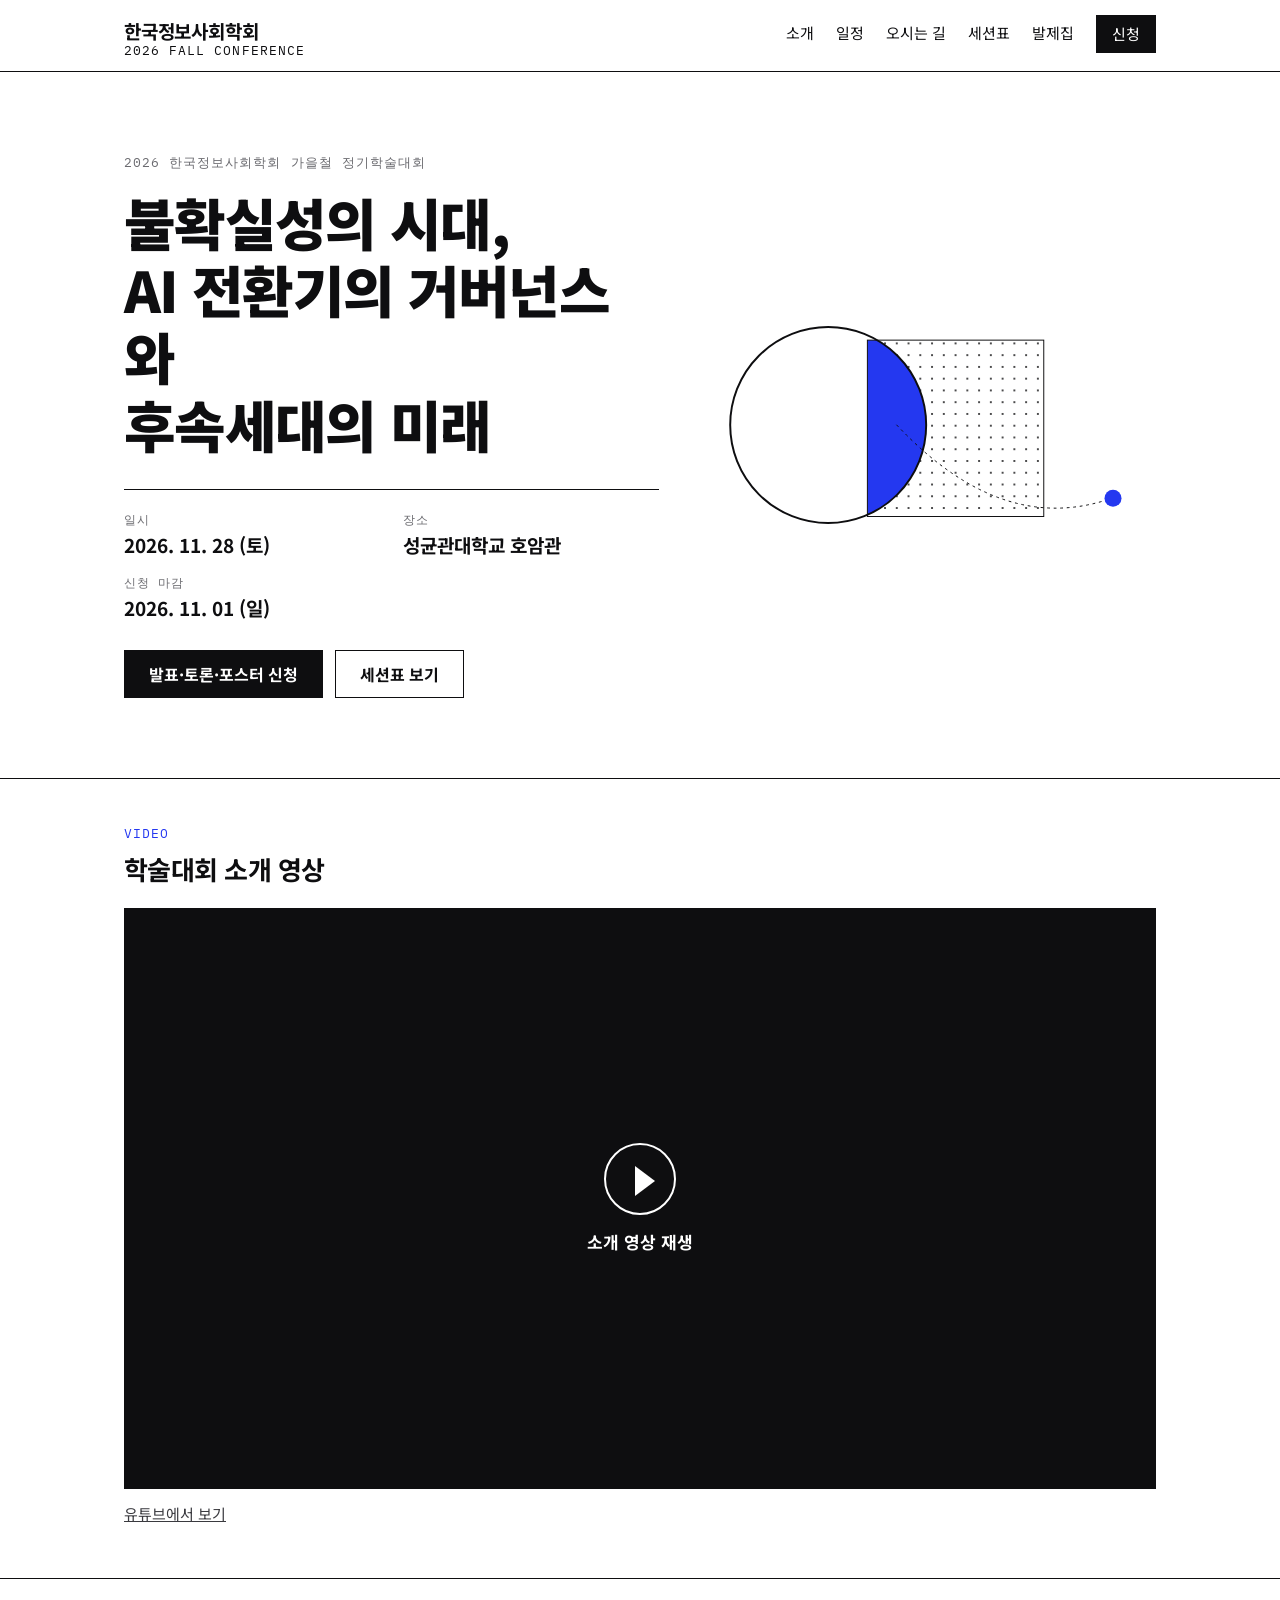
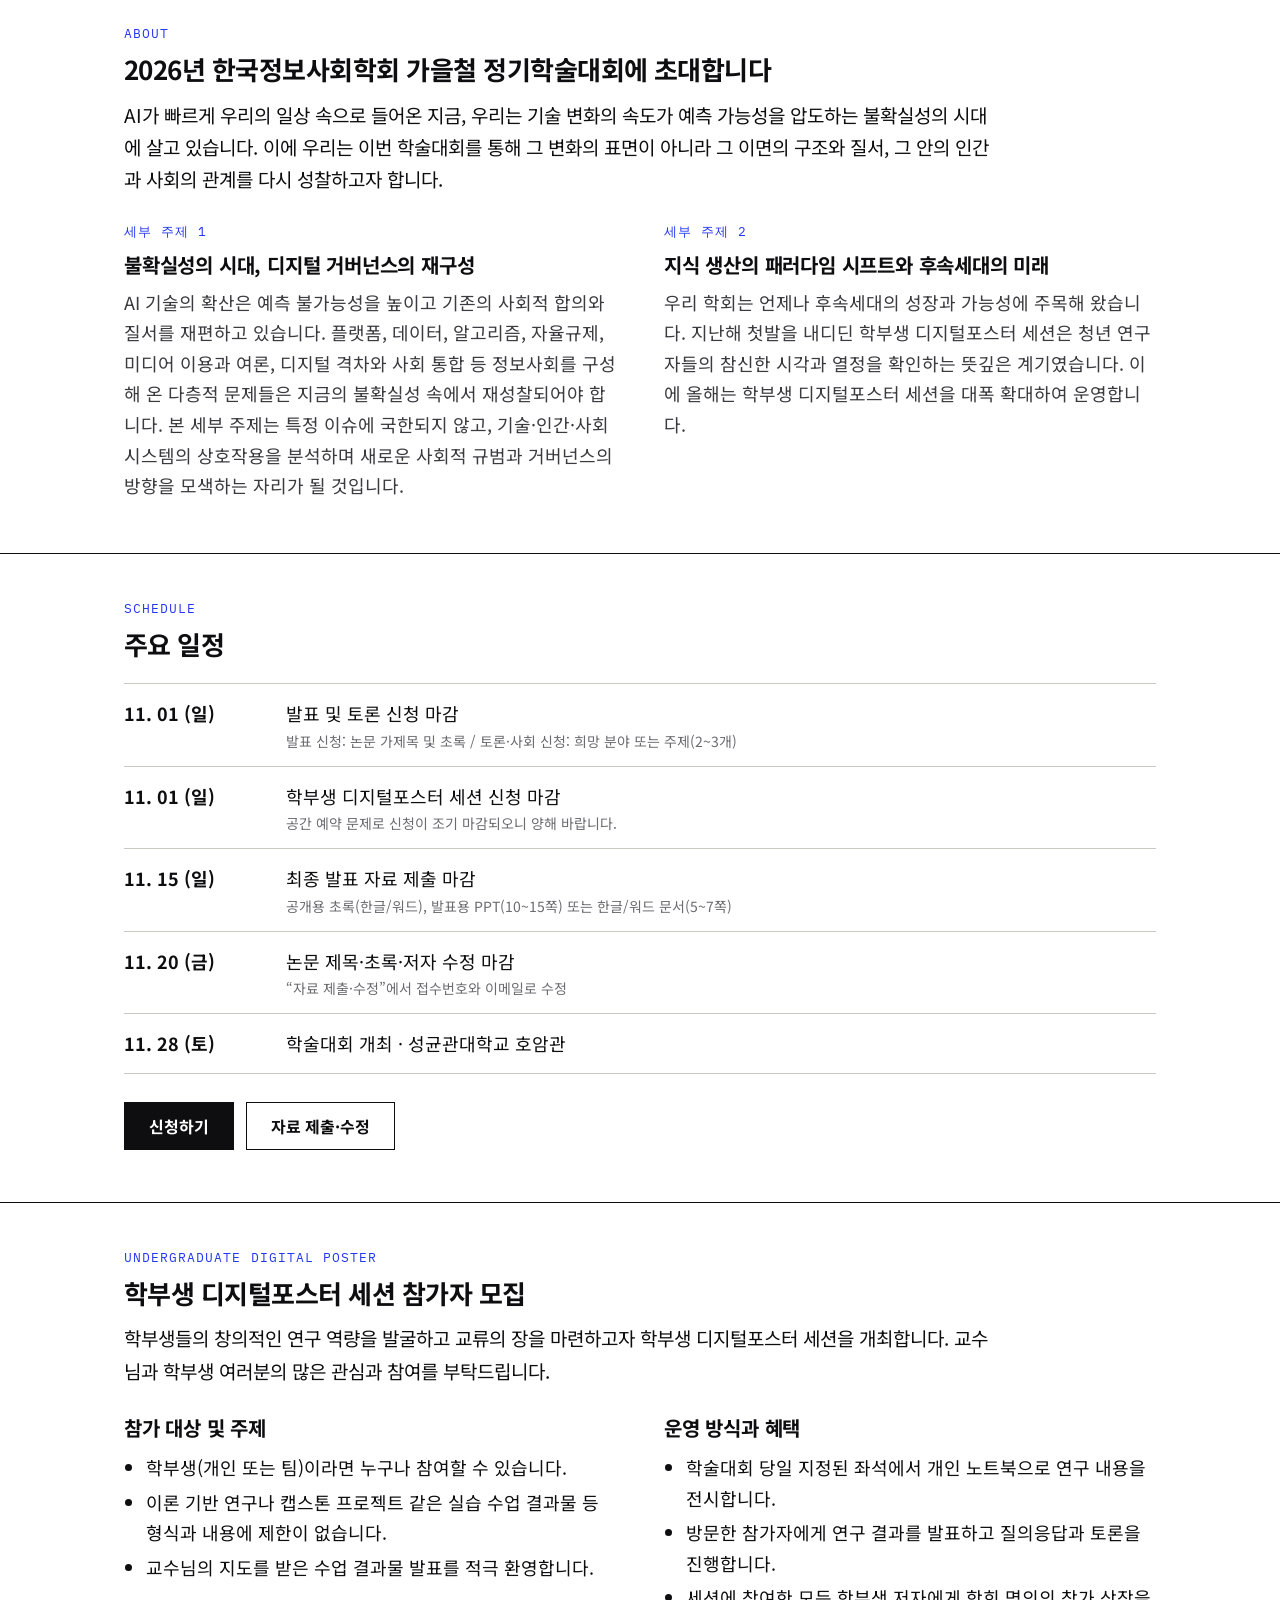
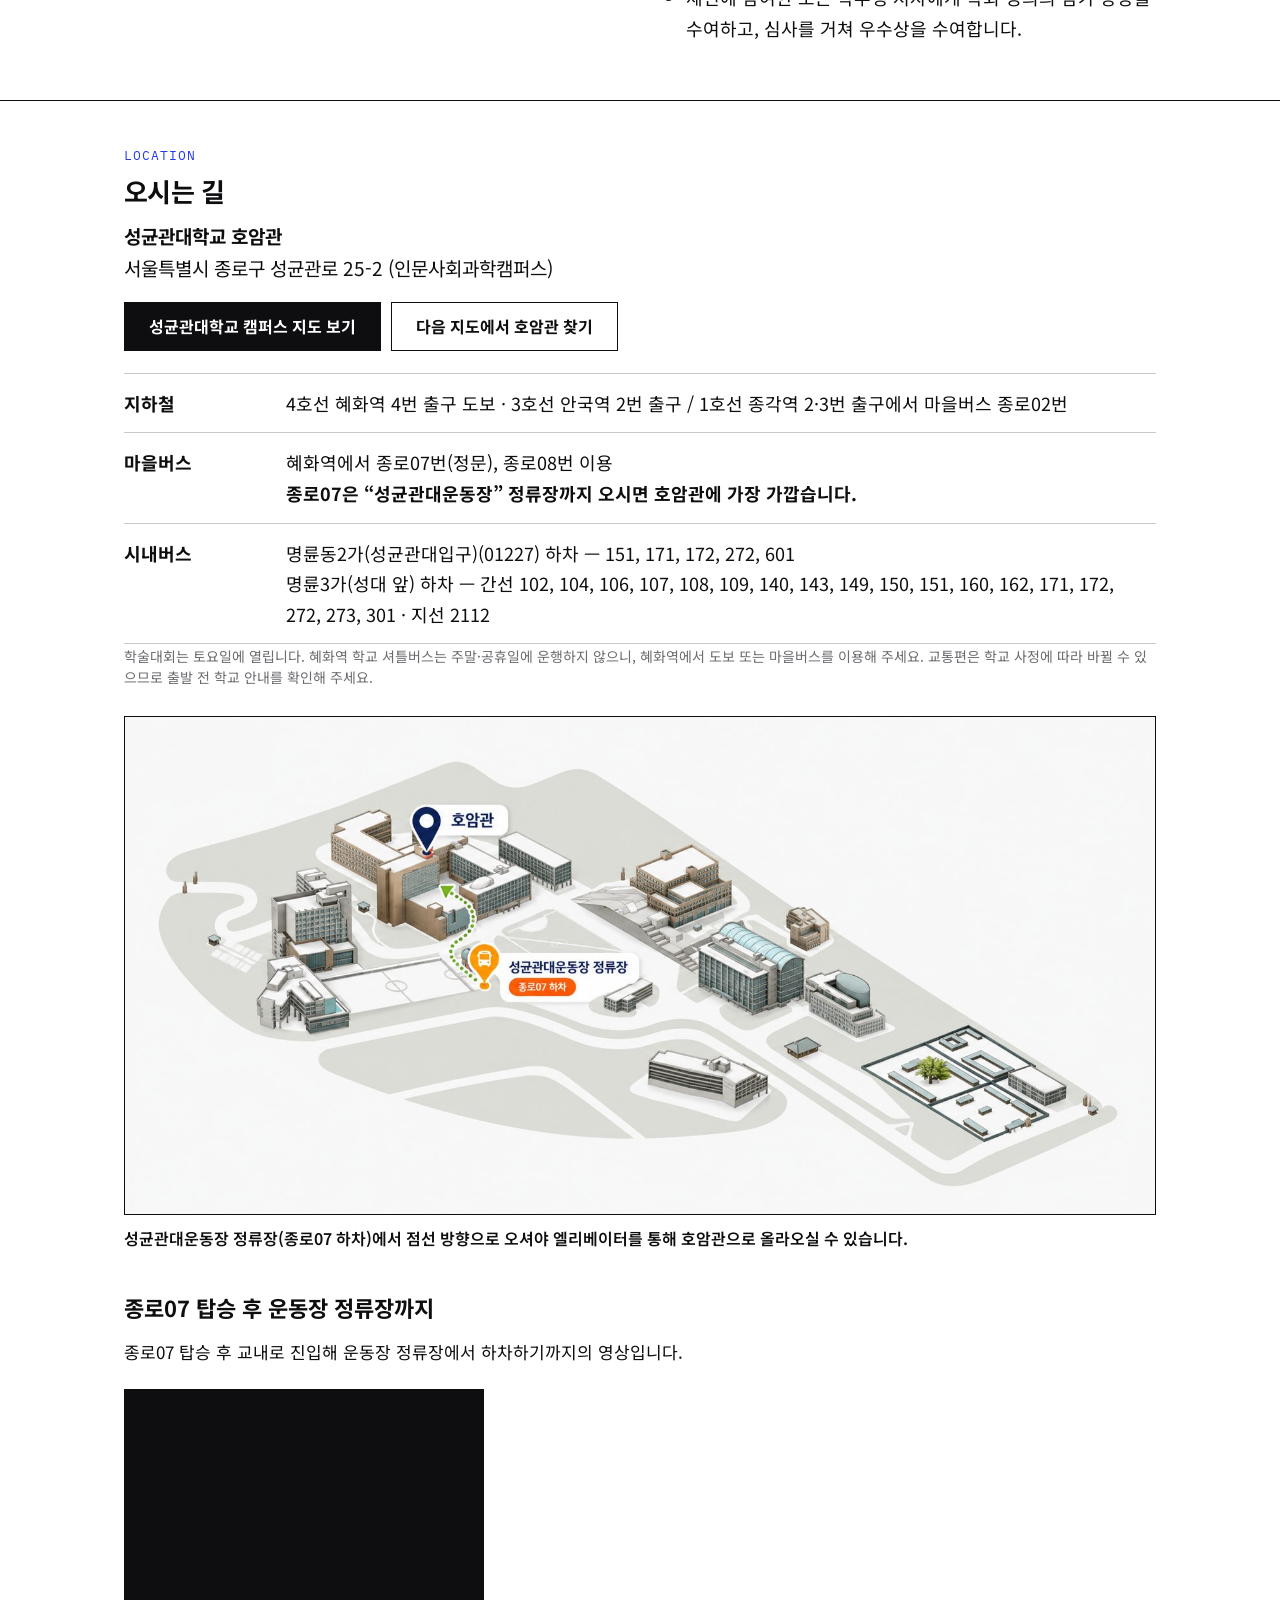
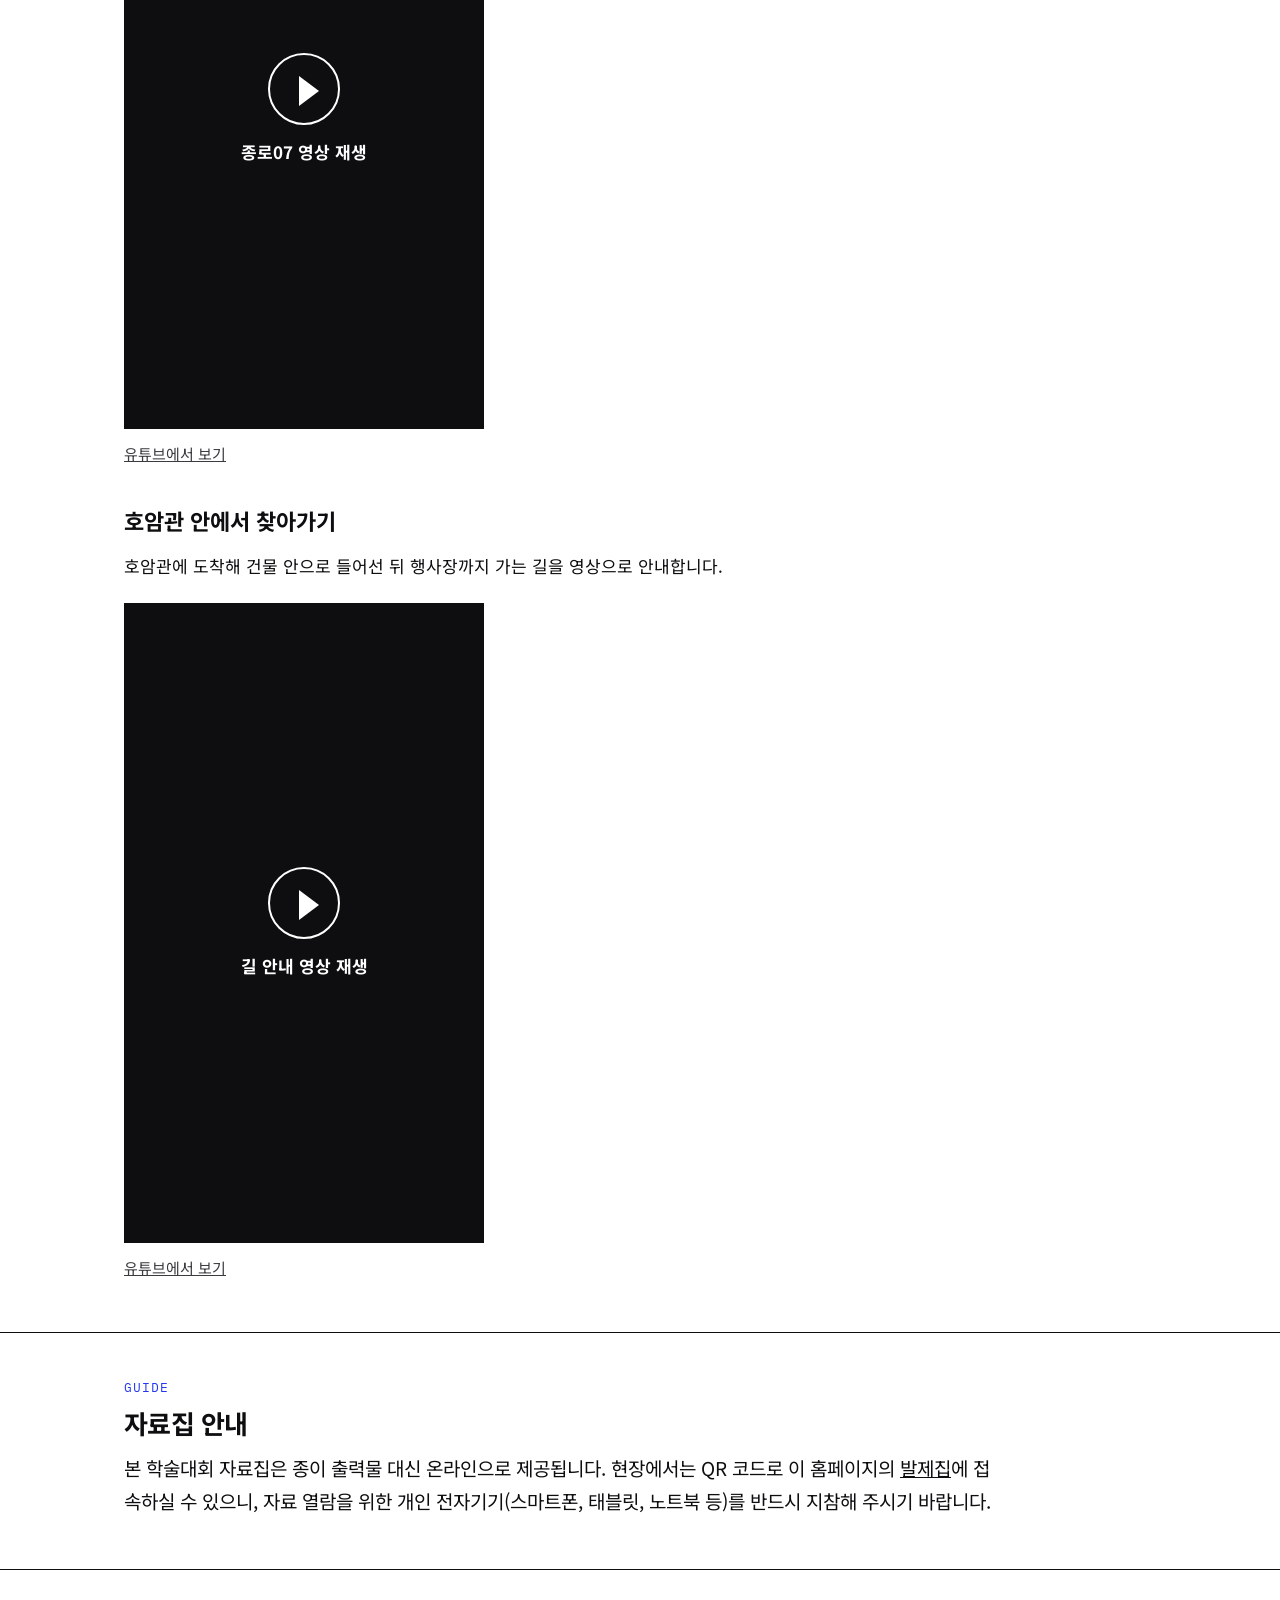
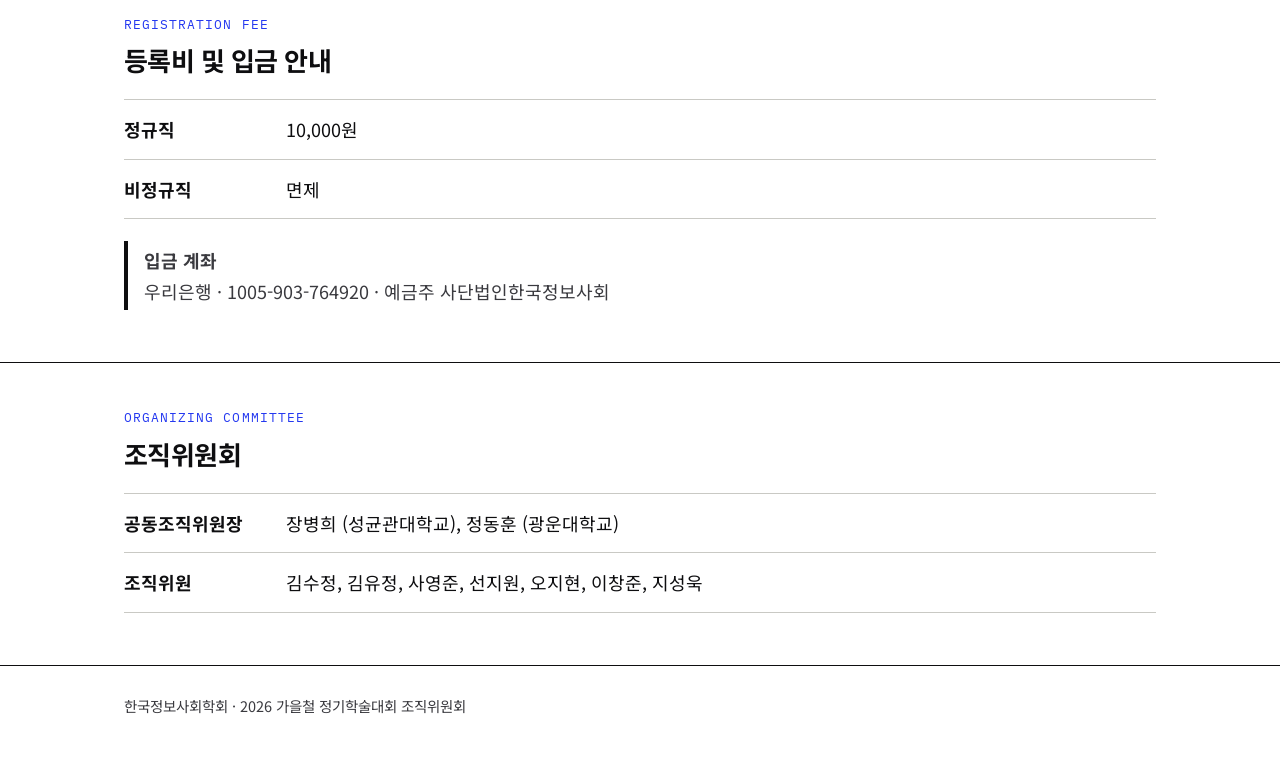
<file: index.html>
<!doctype html>
<html lang="ko">
<head>
<meta charset="utf-8">
<meta name="viewport" content="width=device-width, initial-scale=1">
<title>2026 한국정보사회학회 가을철 정기학술대회</title>
<meta name="description" content="불확실성의 시대, AI 전환기의 거버넌스와 후속세대의 미래. 2026. 11. 28(토) 성균관대학교 호암관.">
<link rel="preconnect" href="https://fonts.googleapis.com">
<link rel="preconnect" href="https://fonts.gstatic.com" crossorigin>
<link href="https://fonts.googleapis.com/css2?family=Noto+Sans+KR:wght@400;500;700;900&family=IBM+Plex+Mono:wght@400;500&display=swap" rel="stylesheet">
<link rel="stylesheet" href="css/style.css">
</head>
<body>
<a class="skip" href="#main">본문으로 건너뛰기</a>
<header class="site-header">
  <div class="wrap bar">
    <a class="brand" href="index.html"><strong>한국정보사회학회</strong><span class="mono">2026 FALL CONFERENCE</span></a>
    <nav class="nav" aria-label="주요 메뉴">
      <a href="index.html#about">소개</a>
      <a href="index.html#schedule">일정</a>
      <a href="index.html#venue">오시는 길</a>
      <a href="sessions.html">세션표</a>
      <a href="proceedings.html">발제집</a>
      <a class="cta" href="apply.html">신청</a>
    </nav>
  </div>
</header>

<main id="main">
  <section class="wrap hero">
    <div>
      <p class="mono eyebrow">2026 한국정보사회학회 가을철 정기학술대회</p>
      <h1>불확실성의 시대,<br>AI 전환기의 거버넌스와<br>후속세대의 미래</h1>
      <dl class="facts">
        <div><dt>일시</dt><dd>2026. 11. 28 (토)</dd></div>
        <div><dt>장소</dt><dd>성균관대학교 호암관</dd></div>
        <div><dt>신청 마감</dt><dd>2026. 11. 01 (일)</dd></div>
      </dl>
      <div class="actions">
        <a class="btn" href="apply.html">발표·토론·포스터 신청</a>
        <a class="btn ghost" href="sessions.html">세션표 보기</a>
      </div>
    </div>
    <svg viewBox="0 0 712 340" role="img" aria-labelledby="gt" xmlns="http://www.w3.org/2000/svg">
      <title id="gt">사람을 뜻하는 원과 AI를 뜻하는 점 격자 사각형이 겹쳐진 그림</title>
      <defs>
        <clipPath id="gc"><circle cx="210" cy="170" r="150"/></clipPath>
        <pattern id="gd" width="18" height="18" patternUnits="userSpaceOnUse"><circle cx="9" cy="9" r="1.5" fill="#0e0e10"/></pattern>
      </defs>
      <rect x="270" y="40" width="270" height="270" fill="url(#gd)"/>
      <rect x="270" y="40" width="270" height="270" fill="#2438f0" clip-path="url(#gc)"/>
      <rect x="270" y="40" width="270" height="270" fill="none" stroke="#0e0e10" stroke-width="1.5"/>
      <circle cx="210" cy="170" r="150" fill="none" stroke="#0e0e10" stroke-width="3"/>
      <path d="M 315 170 Q 470 335 632 286" fill="none" stroke="#0e0e10" stroke-width="1.5" stroke-dasharray="3 7" stroke-linecap="round"/>
      <circle cx="646" cy="282" r="13" fill="#2438f0"/>
    </svg>
  </section>

  <section class="block" id="video">
    <div class="wrap">
      <p class="label">VIDEO</p>
      <h2>학술대회 소개 영상</h2>
      <div class="video" id="video-box" hidden>
        <button type="button" class="video-play" id="video-play" aria-label="소개 영상 재생">
          <span class="video-icon" aria-hidden="true"></span>
          <span class="video-text">소개 영상 재생</span>
        </button>
      </div>
      <p class="video-alt"><a id="video-link" href="#" target="_blank" rel="noopener">유튜브에서 보기</a></p>
    </div>
  </section>

  <section class="block" id="about">
    <div class="wrap">
      <p class="label">ABOUT</p>
      <h2>2026년 한국정보사회학회 가을철 정기학술대회에 초대합니다</h2>
      <p class="lead">AI가 빠르게 우리의 일상 속으로 들어온 지금, 우리는 기술 변화의 속도가 예측 가능성을 압도하는 불확실성의 시대에 살고 있습니다. 이에 우리는 이번 학술대회를 통해 그 변화의 표면이 아니라 그 이면의 구조와 질서, 그 안의 인간과 사회의 관계를 다시 성찰하고자 합니다.</p>
      <div class="cols" id="themes">
        <div>
          <p class="label">세부 주제 1</p>
          <h3>불확실성의 시대, 디지털 거버넌스의 재구성</h3>
          <p>AI 기술의 확산은 예측 불가능성을 높이고 기존의 사회적 합의와 질서를 재편하고 있습니다. 플랫폼, 데이터, 알고리즘, 자율규제, 미디어 이용과 여론, 디지털 격차와 사회 통합 등 정보사회를 구성해 온 다층적 문제들은 지금의 불확실성 속에서 재성찰되어야 합니다. 본 세부 주제는 특정 이슈에 국한되지 않고, 기술·인간·사회 시스템의 상호작용을 분석하며 새로운 사회적 규범과 거버넌스의 방향을 모색하는 자리가 될 것입니다.</p>
        </div>
        <div>
          <p class="label">세부 주제 2</p>
          <h3>지식 생산의 패러다임 시프트와 후속세대의 미래</h3>
          <p>우리 학회는 언제나 후속세대의 성장과 가능성에 주목해 왔습니다. 지난해 첫발을 내디딘 학부생 디지털포스터 세션은 청년 연구자들의 참신한 시각과 열정을 확인하는 뜻깊은 계기였습니다. 이에 올해는 학부생 디지털포스터 세션을 대폭 확대하여 운영합니다.</p>
        </div>
      </div>
    </div>
  </section>

  <section class="block" id="schedule">
    <div class="wrap">
      <p class="label">SCHEDULE</p>
      <h2>주요 일정</h2>
      <table class="plain">
        <tbody>
          <tr><th scope="row">11. 01 (일)</th><td>발표 및 토론 신청 마감<small>발표 신청: 논문 가제목 및 초록 / 토론·사회 신청: 희망 분야 또는 주제(2~3개)</small></td></tr>
          <tr><th scope="row">11. 01 (일)</th><td>학부생 디지털포스터 세션 신청 마감<small>공간 예약 문제로 신청이 조기 마감되오니 양해 바랍니다.</small></td></tr>
          <tr><th scope="row">11. 15 (일)</th><td>최종 발표 자료 제출 마감<small>공개용 초록(한글/워드), 발표용 PPT(10~15쪽) 또는 한글/워드 문서(5~7쪽)</small></td></tr>
          <tr><th scope="row">11. 20 (금)</th><td>논문 제목·초록·저자 수정 마감<small>“자료 제출·수정”에서 접수번호와 이메일로 수정</small></td></tr>
          <tr><th scope="row">11. 28 (토)</th><td>학술대회 개최 · 성균관대학교 호암관</td></tr>
        </tbody>
      </table>
      <div class="actions"><a class="btn" href="apply.html">신청하기</a><a class="btn ghost" href="apply.html#final">자료 제출·수정</a></div>
    </div>
  </section>

  <section class="block" id="undergrad">
    <div class="wrap">
      <p class="label">UNDERGRADUATE DIGITAL POSTER</p>
      <h2>학부생 디지털포스터 세션 참가자 모집</h2>
      <p class="lead">학부생들의 창의적인 연구 역량을 발굴하고 교류의 장을 마련하고자 학부생 디지털포스터 세션을 개최합니다. 교수님과 학부생 여러분의 많은 관심과 참여를 부탁드립니다.</p>
      <div class="cols">
        <div>
          <h3>참가 대상 및 주제</h3>
          <ul class="clean">
            <li>학부생(개인 또는 팀)이라면 누구나 참여할 수 있습니다.</li>
            <li>이론 기반 연구나 캡스톤 프로젝트 같은 실습 수업 결과물 등 형식과 내용에 제한이 없습니다.</li>
            <li>교수님의 지도를 받은 수업 결과물 발표를 적극 환영합니다.</li>
          </ul>
        </div>
        <div>
          <h3>운영 방식과 혜택</h3>
          <ul class="clean">
            <li>학술대회 당일 지정된 좌석에서 개인 노트북으로 연구 내용을 전시합니다.</li>
            <li>방문한 참가자에게 연구 결과를 발표하고 질의응답과 토론을 진행합니다.</li>
            <li>세션에 참여한 모든 학부생 저자에게 학회 명의의 참가 상장을 수여하고, 심사를 거쳐 우수상을 수여합니다.</li>
          </ul>
        </div>
      </div>
    </div>
  </section>

  <section class="block" id="venue">
    <div class="wrap">
      <p class="label">LOCATION</p>
      <h2>오시는 길</h2>
      <p class="lead"><strong>성균관대학교 호암관</strong><br>서울특별시 종로구 성균관로 25-2 (인문사회과학캠퍼스)</p>
      <div class="btn-row">
        <a class="btn" id="map-skku" href="https://admission.skku.edu/seoul/" target="_blank" rel="noopener">성균관대학교 캠퍼스 지도 보기</a>
        <a class="btn ghost" id="map-kakao" href="https://map.kakao.com/?q=%EC%84%B1%EA%B7%A0%EA%B4%80%EB%8C%80%ED%95%99%EA%B5%90%20%ED%98%B8%EC%95%94%EA%B4%80" target="_blank" rel="noopener">다음 지도에서 호암관 찾기</a>
      </div>
      <table class="plain">
        <tbody>
          <tr><th scope="row">지하철</th><td>4호선 혜화역 4번 출구 도보 · 3호선 안국역 2번 출구 / 1호선 종각역 2·3번 출구에서 마을버스 종로02번</td></tr>
          <tr><th scope="row">마을버스</th><td>혜화역에서 종로07번(정문), 종로08번 이용<br><strong>종로07은 “성균관대운동장” 정류장까지 오시면 호암관에 가장 가깝습니다.</strong></td></tr>
          <tr><th scope="row">시내버스</th><td>명륜동2가(성균관대입구)(01227) 하차 — 151, 171, 172, 272, 601<br>명륜3가(성대 앞) 하차 — 간선 102, 104, 106, 107, 108, 109, 140, 143, 149, 150, 151, 160, 162, 171, 172, 272, 273, 301 · 지선 2112</td></tr>
        </tbody>
      </table>
      <p class="hint">학술대회는 토요일에 열립니다. 혜화역 학교 셔틀버스는 주말·공휴일에 운행하지 않으니, 혜화역에서 도보 또는 마을버스를 이용해 주세요. 교통편은 학교 사정에 따라 바뀔 수 있으므로 출발 전 학교 안내를 확인해 주세요.</p>

      <figure class="map-fig">
        <img src="images/hoam-map.jpg" width="1600" height="772" loading="lazy" alt="성균관대학교 캠퍼스 지도. 종로07 성균관대운동장 정류장에서 내려 호암관까지 가는 길이 점선으로 표시되어 있습니다.">
        <figcaption>성균관대운동장 정류장(종로07 하차)에서 점선 방향으로 오셔야 엘리베이터를 통해 호암관으로 올라오실 수 있습니다.</figcaption>
      </figure>

      <div id="bus" hidden>
        <h3>종로07 탑승 후 운동장 정류장까지</h3>
        <p class="lead" style="font-size:17px">종로07 탑승 후 교내로 진입해 운동장 정류장에서 하차하기까지의 영상입니다.</p>
        <div class="video vertical" id="bus-box">
          <button type="button" class="video-play" id="bus-play" aria-label="종로07 탑승 영상 재생">
            <span class="video-icon" aria-hidden="true"></span>
            <span class="video-text">종로07 영상 재생</span>
          </button>
        </div>
        <p class="video-alt"><a id="bus-link" href="#" target="_blank" rel="noopener">유튜브에서 보기</a></p>
      </div>

      <div id="indoor" hidden>
        <h3>호암관 안에서 찾아가기</h3>
        <p class="lead" style="font-size:17px">호암관에 도착해 건물 안으로 들어선 뒤 행사장까지 가는 길을 영상으로 안내합니다.</p>
        <div class="video vertical" id="indoor-box">
          <button type="button" class="video-play" id="indoor-play" aria-label="건물 안 길 안내 영상 재생">
            <span class="video-icon" aria-hidden="true"></span>
            <span class="video-text">길 안내 영상 재생</span>
          </button>
        </div>
        <p class="video-alt"><a id="indoor-link" href="#" target="_blank" rel="noopener">유튜브에서 보기</a></p>
      </div>
    </div>
  </section>

  <section class="block" id="guide">
    <div class="wrap">
      <p class="label">GUIDE</p>
      <h2>자료집 안내</h2>
      <p class="lead">본 학술대회 자료집은 종이 출력물 대신 온라인으로 제공됩니다. 현장에서는 QR 코드로 이 홈페이지의 <a href="proceedings.html">발제집</a>에 접속하실 수 있으니, 자료 열람을 위한 개인 전자기기(스마트폰, 태블릿, 노트북 등)를 반드시 지참해 주시기 바랍니다.</p>
    </div>
  </section>

  <section class="block" id="fee">
    <div class="wrap">
      <p class="label">REGISTRATION FEE</p>
      <h2>등록비 및 입금 안내</h2>
      <table class="plain">
        <tbody>
          <tr><th scope="row">정규직</th><td>10,000원</td></tr>
          <tr><th scope="row">비정규직</th><td>면제</td></tr>
        </tbody>
      </table>
      <div class="note" id="account" hidden>
        <strong>입금 계좌</strong><br>
        <span id="account-text"></span>
      </div>
    </div>
  </section>

  <section class="block" id="committee">
    <div class="wrap">
      <p class="label">ORGANIZING COMMITTEE</p>
      <h2>조직위원회</h2>
      <table class="plain">
        <tbody>
          <tr><th scope="row">공동조직위원장</th><td>장병희 (성균관대학교), 정동훈 (광운대학교)</td></tr>
          <tr><th scope="row">조직위원</th><td>김수정, 김유정, 사영준, 선지원, 오지현, 이창준, 지성욱</td></tr>
        </tbody>
      </table>
    </div>
  </section>
</main>

<footer>
  <div class="wrap">
    <span>한국정보사회학회 · 2026 가을철 정기학술대회 조직위원회</span>
    <span id="contact"></span>
  </div>
</footer>
<script src="js/config.js"></script>
<script src="js/app.js"></script>
</body>
</html>
</file>
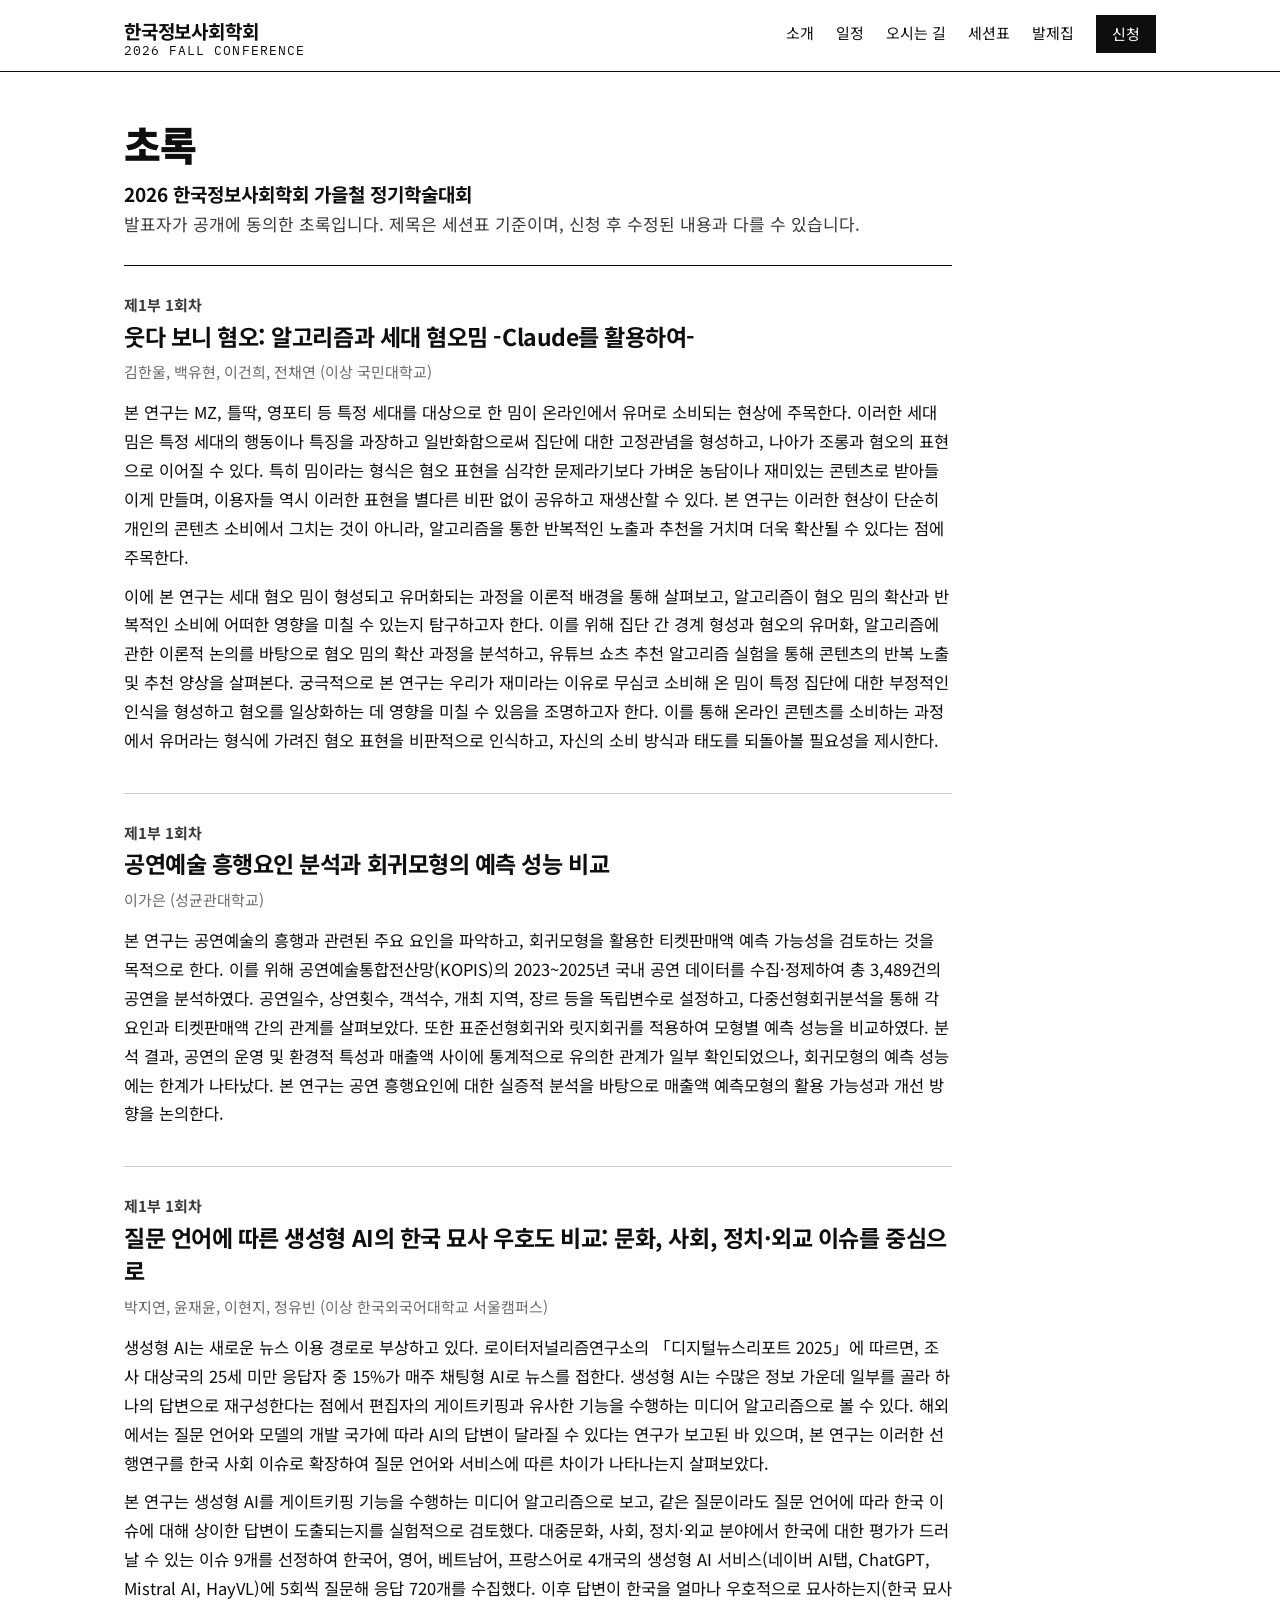
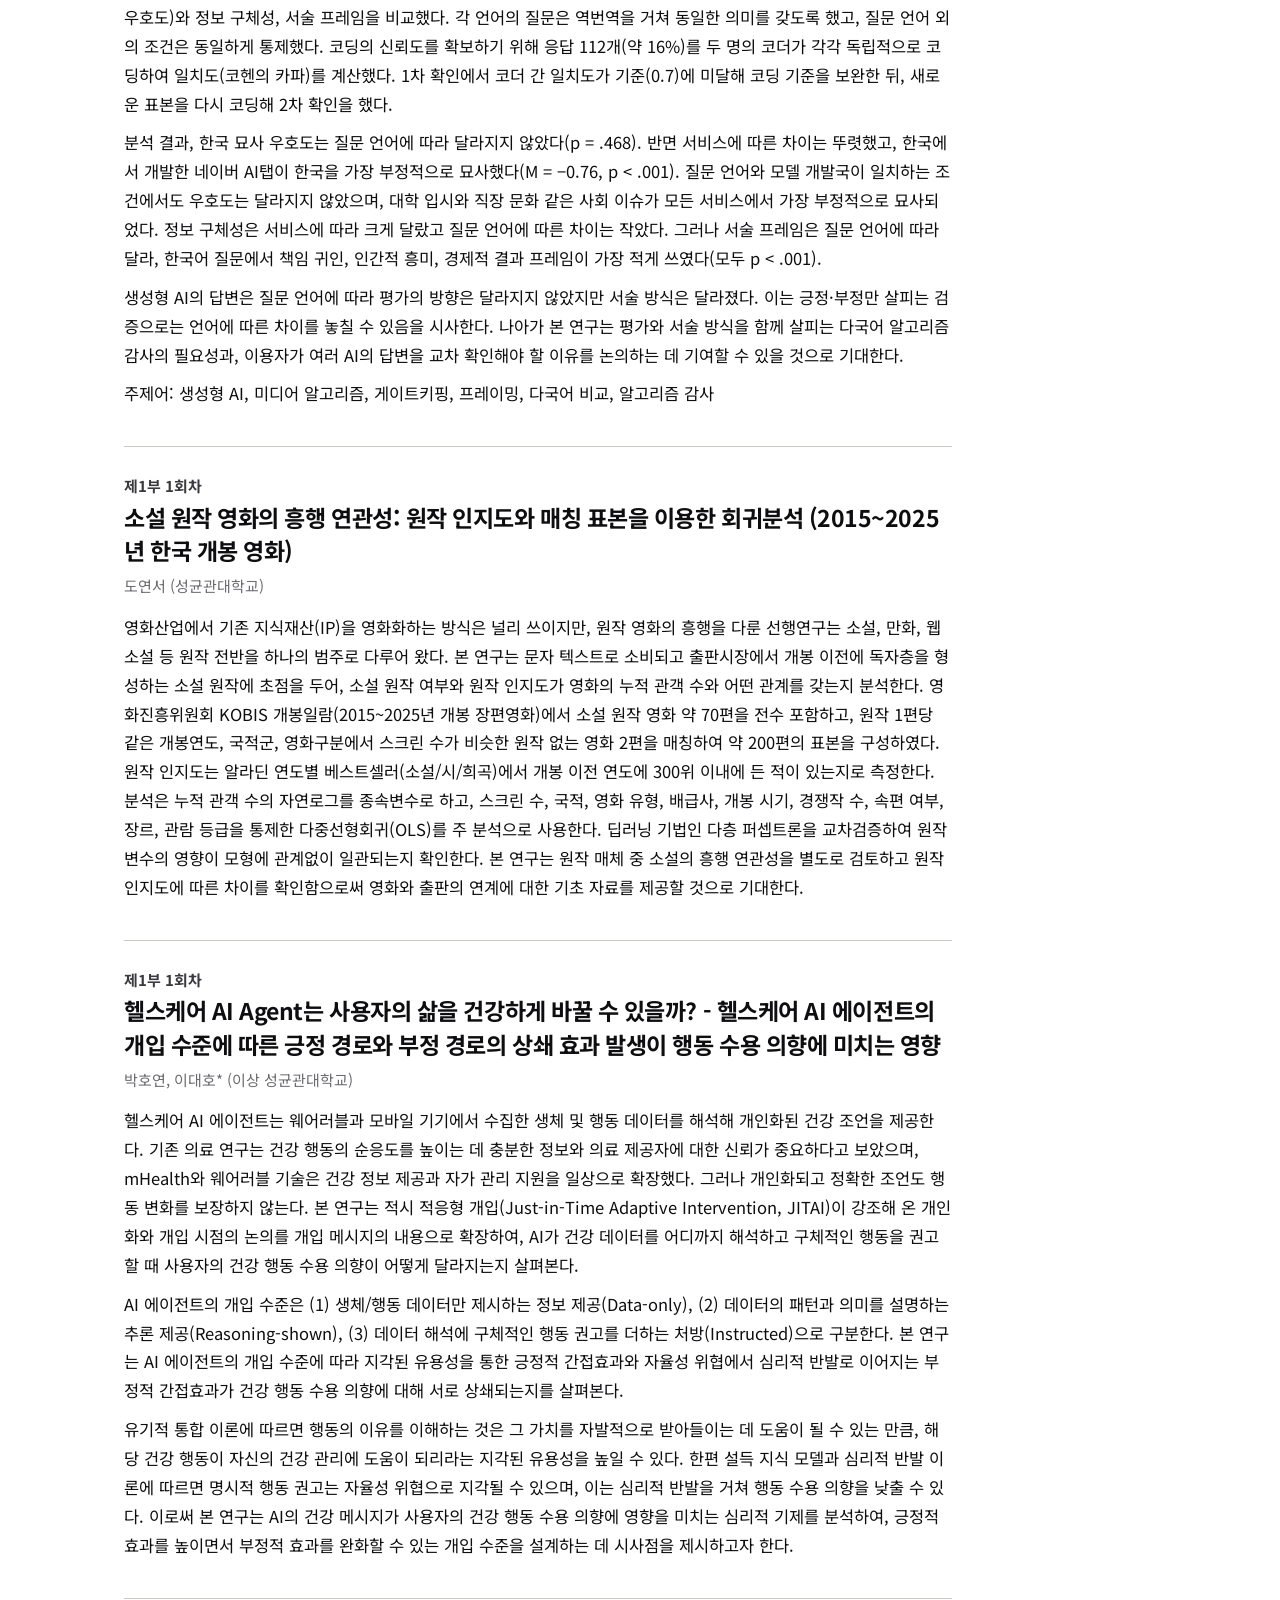
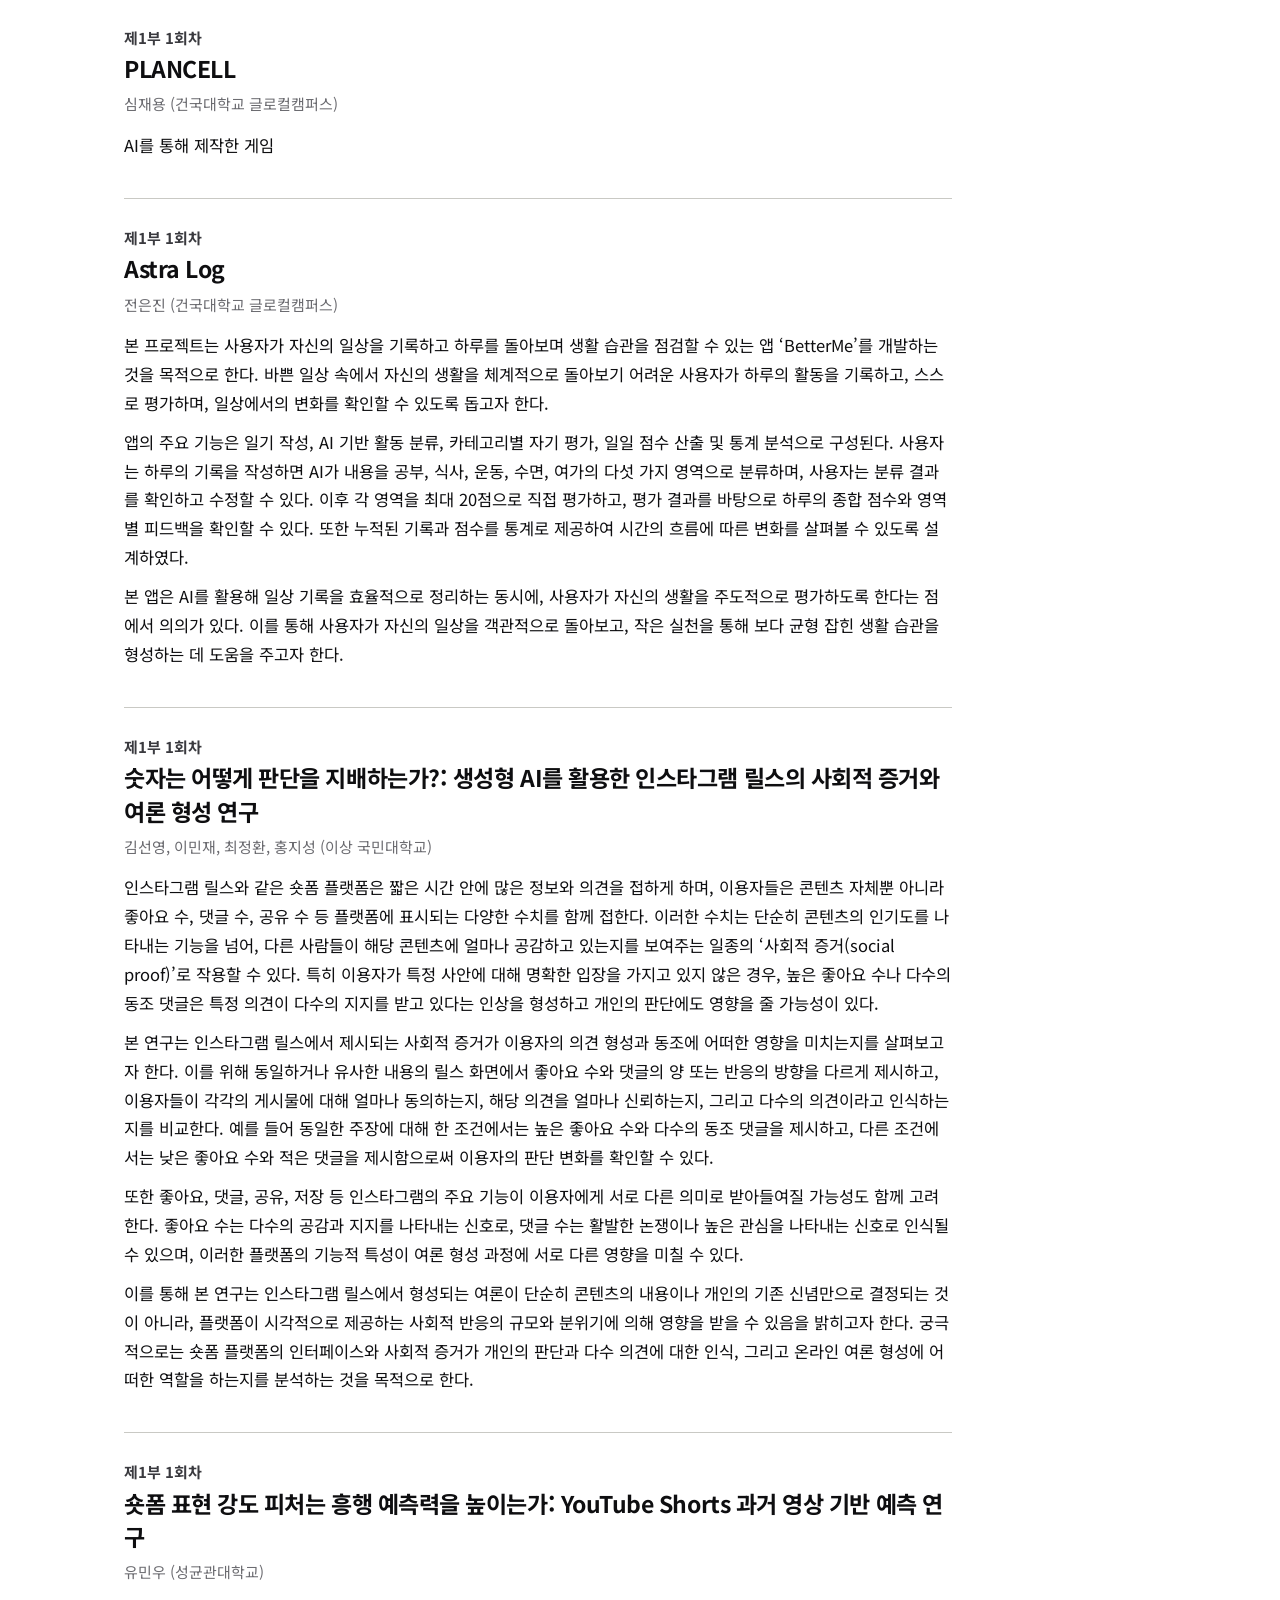
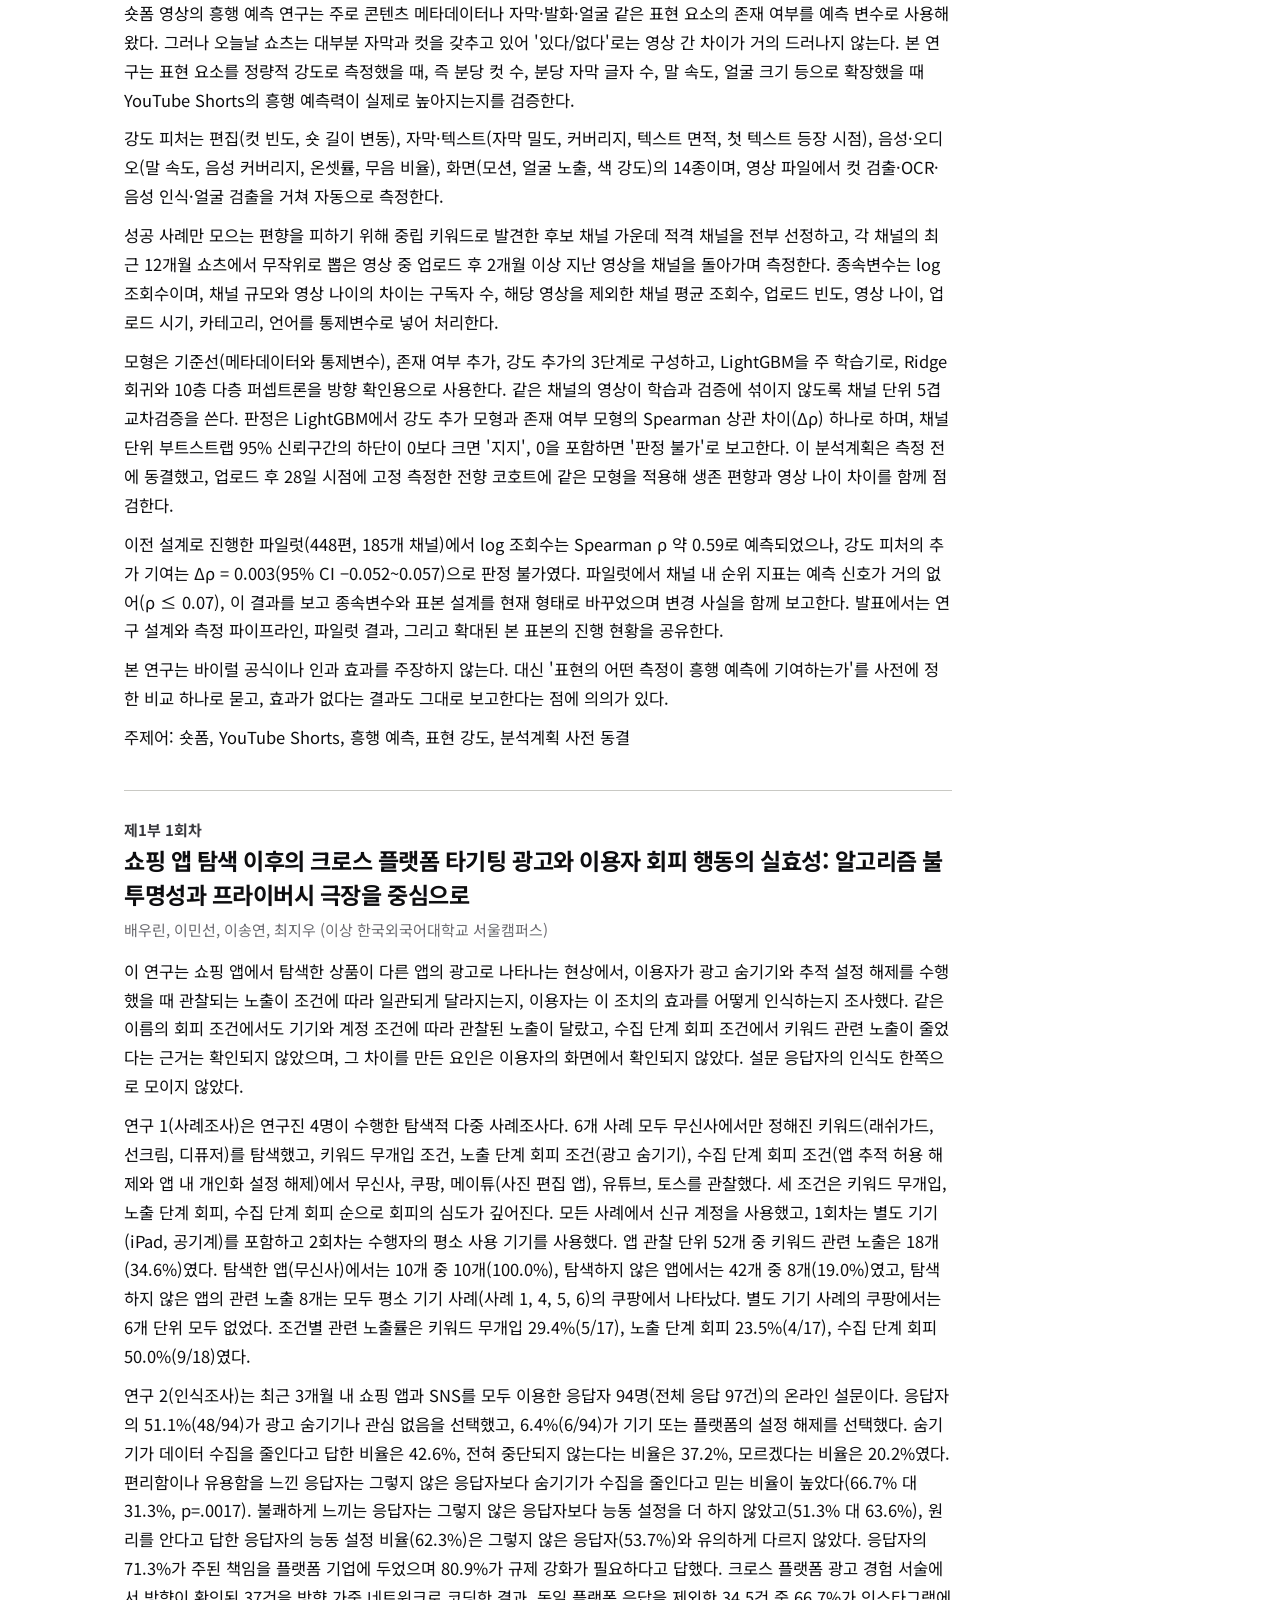
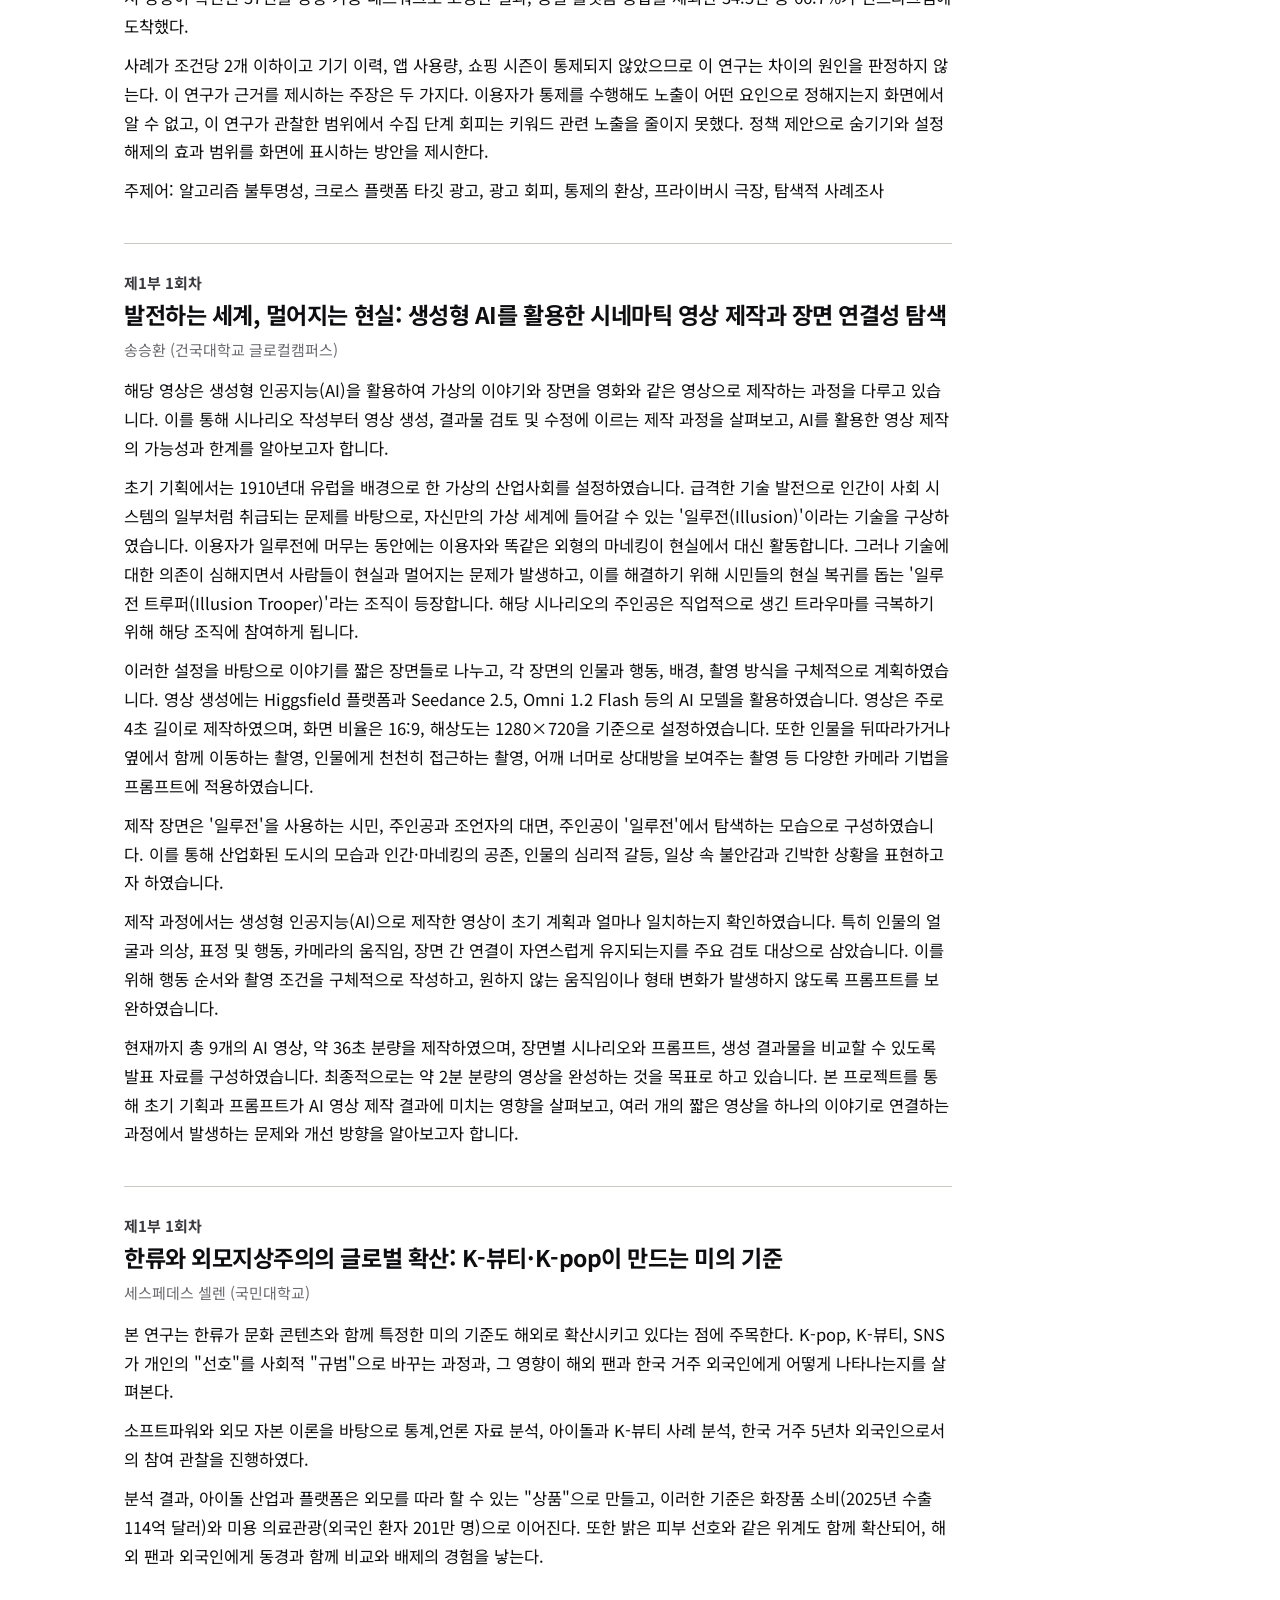
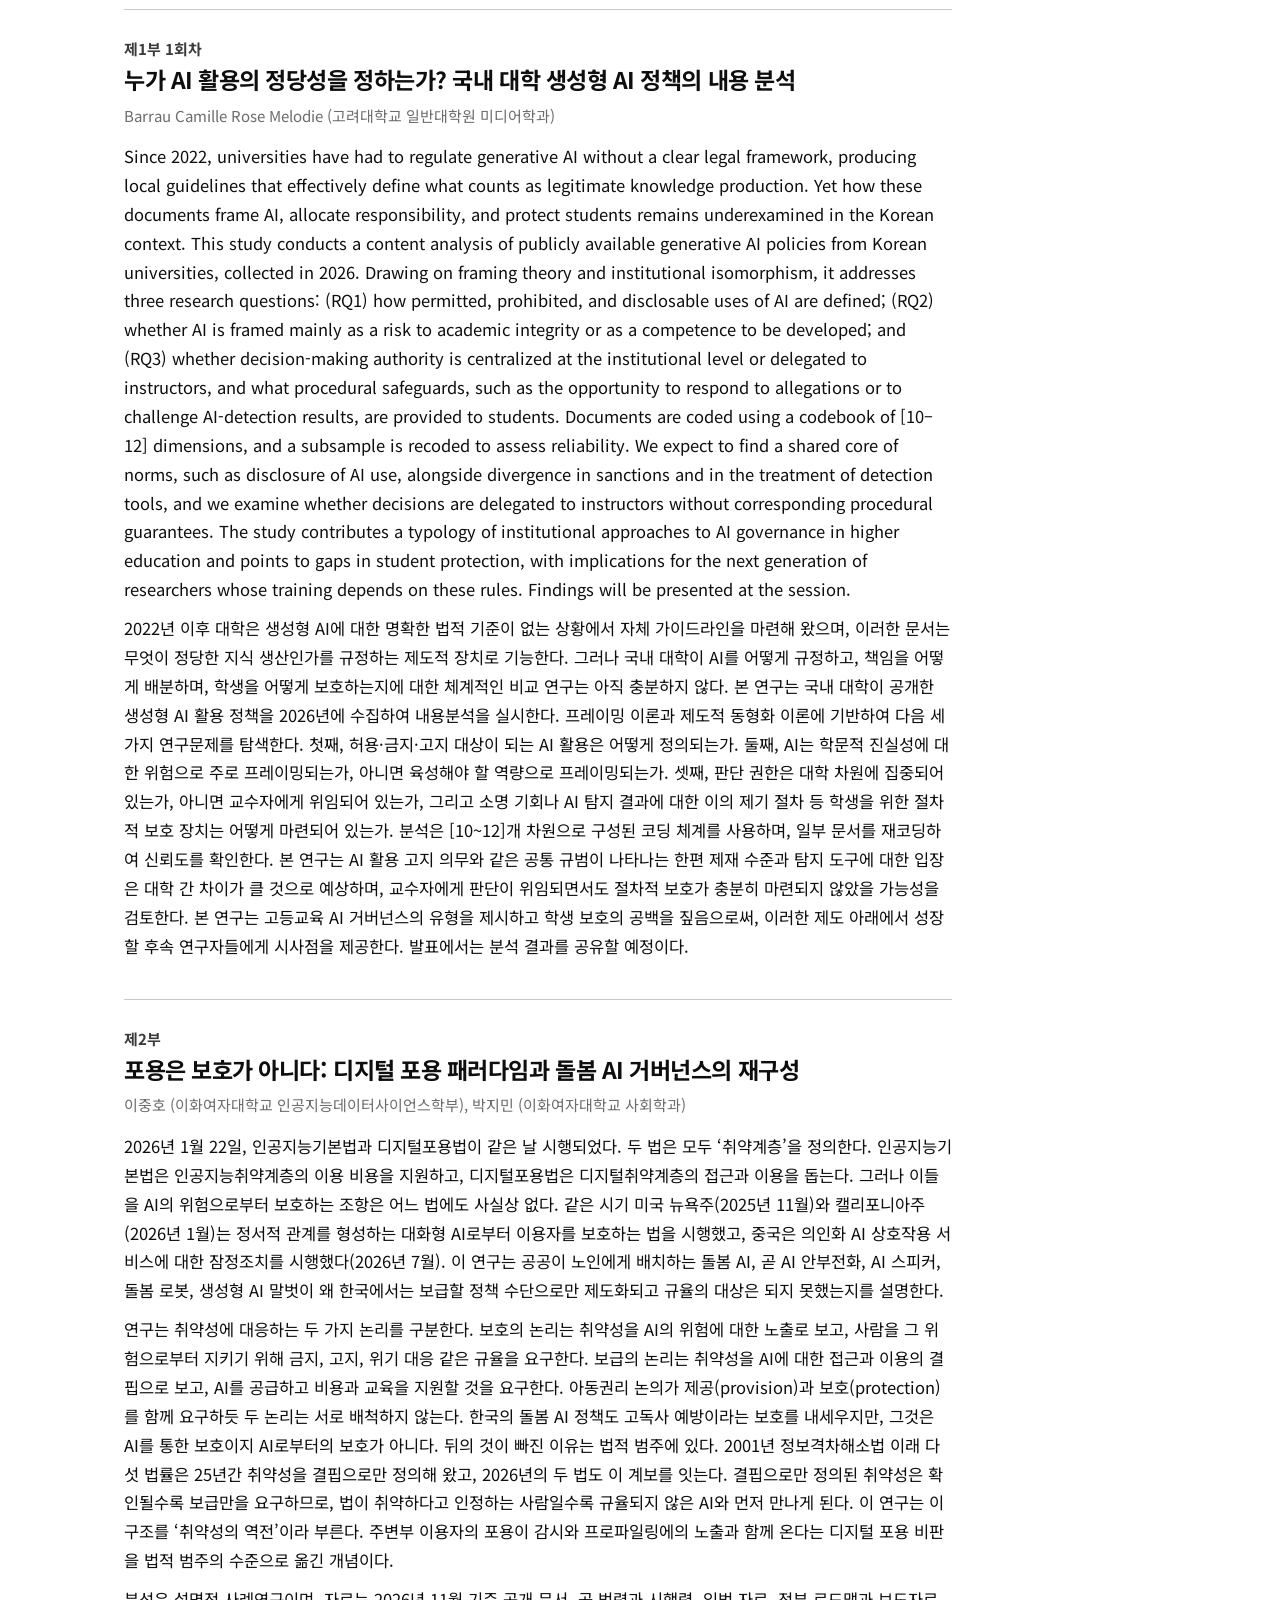
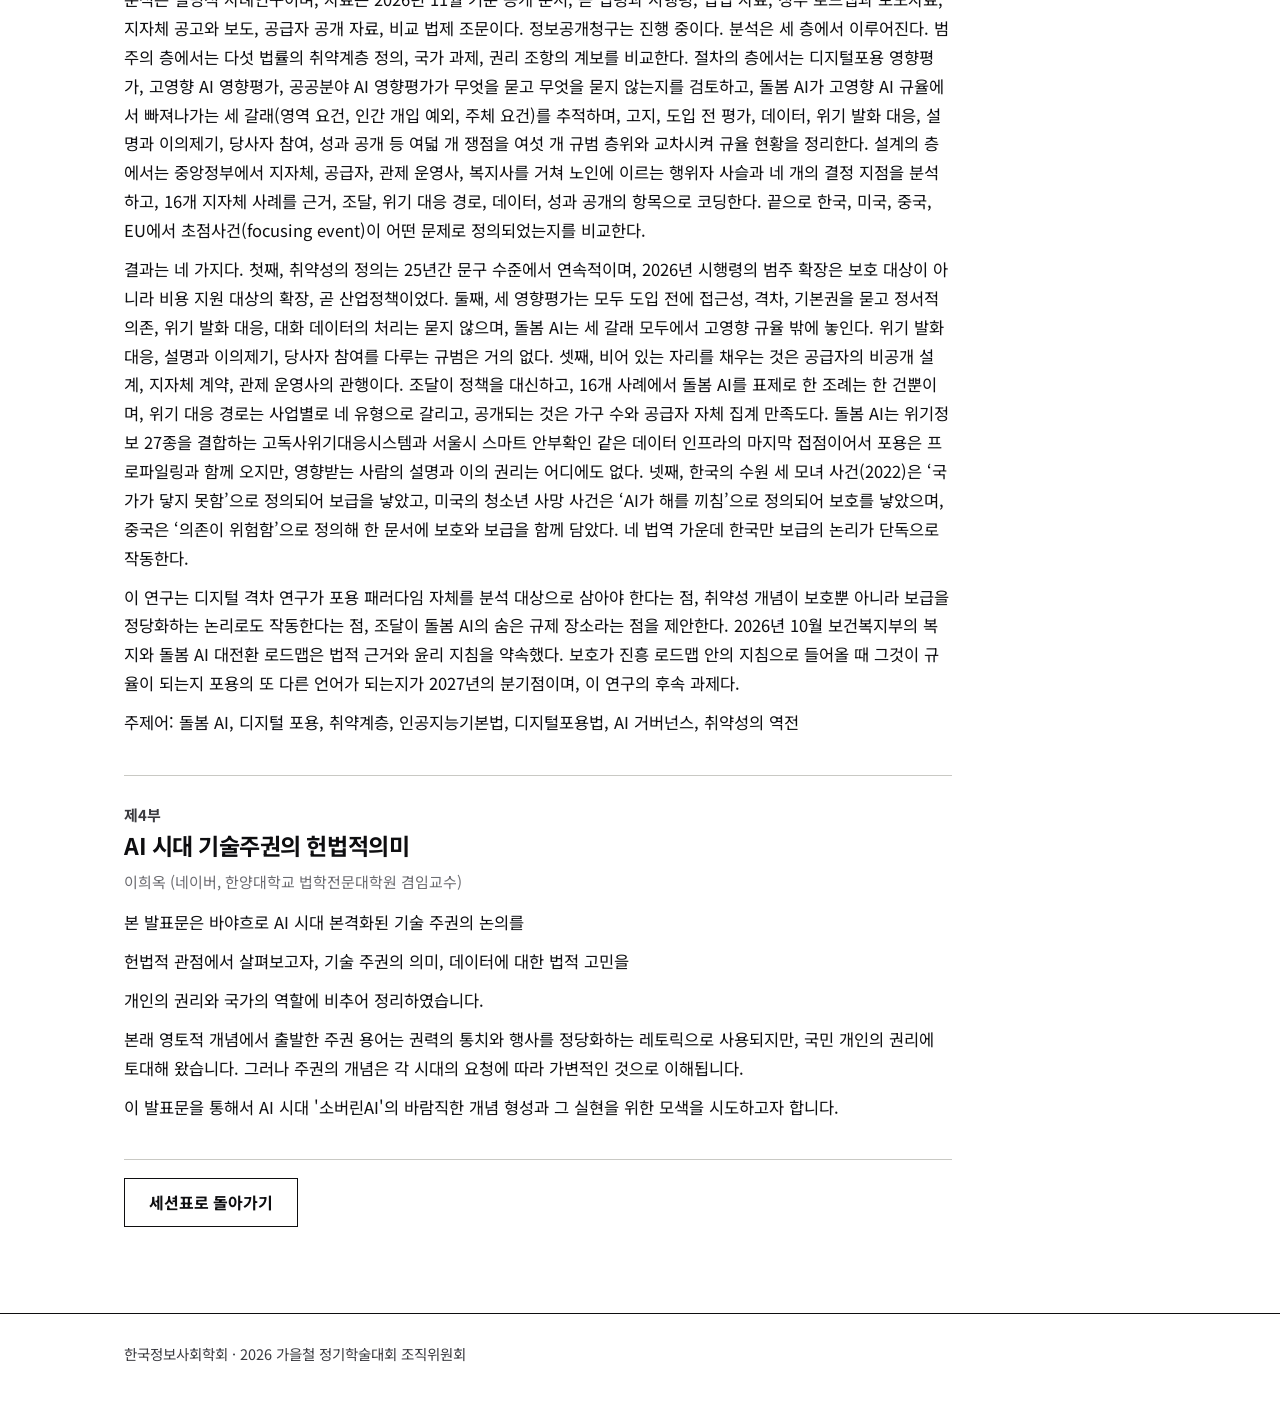
<file: abstracts.html>
<!doctype html>
<html lang="ko">
<head>
<meta charset="utf-8">
<meta name="viewport" content="width=device-width, initial-scale=1">
<title>초록 · 2026 한국정보사회학회 가을철 정기학술대회</title>
<meta name="description" content="2026년 11월 28일 (토) 12:00~18:00 성균관대학교 호암관 3층 세션표">
<link rel="preconnect" href="https://fonts.googleapis.com">
<link rel="preconnect" href="https://fonts.gstatic.com" crossorigin>
<link href="https://fonts.googleapis.com/css2?family=Noto+Sans+KR:wght@400;500;700;900&family=IBM+Plex+Mono:wght@400;500&display=swap" rel="stylesheet">
<link rel="stylesheet" href="css/style.css">
<link rel="stylesheet" href="css/sessions.css">
</head>
<body>
<a class="skip" href="#main">본문으로 건너뛰기</a>
<header class="site-header">
  <div class="wrap bar">
    <a class="brand" href="index.html"><strong>한국정보사회학회</strong><span class="mono">2026 FALL CONFERENCE</span></a>
    <nav class="nav" aria-label="주요 메뉴">
      <a href="index.html#about">소개</a>
      <a href="index.html#schedule">일정</a>
      <a href="index.html#venue">오시는 길</a>
      <a href="sessions.html">세션표</a>
      <a href="proceedings.html">발제집</a>
      <a class="cta" href="apply.html">신청</a>
    </nav>
  </div>
</header>

<main id="main">
<div class="wrap sess">
  <h1>초록</h1>
  <p class="lead">2026 한국정보사회학회 가을철 정기학술대회<br><span class="theme">발표자가 공개에 동의한 초록입니다. 제목은 세션표 기준이며, 신청 후 수정된 내용과 다를 수 있습니다.</span></p>
  <div class="abslist">
<article class="abs" id="a-U-002"><p class="part">제1부 1회차</p><h2>웃다 보니 혐오: 알고리즘과 세대 혐오밈 -Claude를 활용하여-</h2><p class="by">김한울, 백유현, 이건희, 전채연 (이상 국민대학교)</p><p>본 연구는 MZ, 틀딱, 영포티 등 특정 세대를 대상으로 한 밈이 온라인에서 유머로 소비되는 현상에 주목한다. 이러한 세대 밈은 특정 세대의 행동이나 특징을 과장하고 일반화함으로써 집단에 대한 고정관념을 형성하고, 나아가 조롱과 혐오의 표현으로 이어질 수 있다. 특히 밈이라는 형식은 혐오 표현을 심각한 문제라기보다 가벼운 농담이나 재미있는 콘텐츠로 받아들이게 만들며, 이용자들 역시 이러한 표현을 별다른 비판 없이 공유하고 재생산할 수 있다. 본 연구는 이러한 현상이 단순히 개인의 콘텐츠 소비에서 그치는 것이 아니라, 알고리즘을 통한 반복적인 노출과 추천을 거치며 더욱 확산될 수 있다는 점에 주목한다.</p><p>이에 본 연구는 세대 혐오 밈이 형성되고 유머화되는 과정을 이론적 배경을 통해 살펴보고, 알고리즘이 혐오 밈의 확산과 반복적인 소비에 어떠한 영향을 미칠 수 있는지 탐구하고자 한다. 이를 위해 집단 간 경계 형성과 혐오의 유머화, 알고리즘에 관한 이론적 논의를 바탕으로 혐오 밈의 확산 과정을 분석하고, 유튜브 쇼츠 추천 알고리즘 실험을 통해 콘텐츠의 반복 노출 및 추천 양상을 살펴본다. 궁극적으로 본 연구는 우리가 재미라는 이유로 무심코 소비해 온 밈이 특정 집단에 대한 부정적인 인식을 형성하고 혐오를 일상화하는 데 영향을 미칠 수 있음을 조명하고자 한다. 이를 통해 온라인 콘텐츠를 소비하는 과정에서 유머라는 형식에 가려진 혐오 표현을 비판적으로 인식하고, 자신의 소비 방식과 태도를 되돌아볼 필요성을 제시한다.</p></article>
<article class="abs" id="a-U-007"><p class="part">제1부 1회차</p><h2>공연예술 흥행요인 분석과 회귀모형의 예측 성능 비교</h2><p class="by">이가은 (성균관대학교)</p><p>본 연구는 공연예술의 흥행과 관련된 주요 요인을 파악하고, 회귀모형을 활용한 티켓판매액 예측 가능성을 검토하는 것을 목적으로 한다. 이를 위해 공연예술통합전산망(KOPIS)의 2023~2025년 국내 공연 데이터를 수집·정제하여 총 3,489건의 공연을 분석하였다. 공연일수, 상연횟수, 객석수, 개최 지역, 장르 등을 독립변수로 설정하고, 다중선형회귀분석을 통해 각 요인과 티켓판매액 간의 관계를 살펴보았다. 또한 표준선형회귀와 릿지회귀를 적용하여 모형별 예측 성능을 비교하였다. 분석 결과, 공연의 운영 및 환경적 특성과 매출액 사이에 통계적으로 유의한 관계가 일부 확인되었으나, 회귀모형의 예측 성능에는 한계가 나타났다. 본 연구는 공연 흥행요인에 대한 실증적 분석을 바탕으로 매출액 예측모형의 활용 가능성과 개선 방향을 논의한다.</p></article>
<article class="abs" id="a-U-019"><p class="part">제1부 1회차</p><h2>질문 언어에 따른 생성형 AI의 한국 묘사 우호도 비교: 문화, 사회, 정치·외교 이슈를 중심으로</h2><p class="by">박지연, 윤재윤, 이현지, 정유빈 (이상 한국외국어대학교 서울캠퍼스)</p><p>생성형 AI는 새로운 뉴스 이용 경로로 부상하고 있다. 로이터저널리즘연구소의 「디지털뉴스리포트 2025」에 따르면, 조사 대상국의 25세 미만 응답자 중 15%가 매주 채팅형 AI로 뉴스를 접한다. 생성형 AI는 수많은 정보 가운데 일부를 골라 하나의 답변으로 재구성한다는 점에서 편집자의 게이트키핑과 유사한 기능을 수행하는 미디어 알고리즘으로 볼 수 있다. 해외에서는 질문 언어와 모델의 개발 국가에 따라 AI의 답변이 달라질 수 있다는 연구가 보고된 바 있으며, 본 연구는 이러한 선행연구를 한국 사회 이슈로 확장하여 질문 언어와 서비스에 따른 차이가 나타나는지 살펴보았다.</p><p>본 연구는 생성형 AI를 게이트키핑 기능을 수행하는 미디어 알고리즘으로 보고, 같은 질문이라도 질문 언어에 따라 한국 이슈에 대해 상이한 답변이 도출되는지를 실험적으로 검토했다. 대중문화, 사회, 정치·외교 분야에서 한국에 대한 평가가 드러날 수 있는 이슈 9개를 선정하여 한국어, 영어, 베트남어, 프랑스어로 4개국의 생성형 AI 서비스(네이버 AI탭, ChatGPT, Mistral AI, HayVL)에 5회씩 질문해 응답 720개를 수집했다. 이후 답변이 한국을 얼마나 우호적으로 묘사하는지(한국 묘사 우호도)와 정보 구체성, 서술 프레임을 비교했다. 각 언어의 질문은 역번역을 거쳐 동일한 의미를 갖도록 했고, 질문 언어 외의 조건은 동일하게 통제했다. 코딩의 신뢰도를 확보하기 위해 응답 112개(약 16%)를 두 명의 코더가 각각 독립적으로 코딩하여 일치도(코헨의 카파)를 계산했다. 1차 확인에서 코더 간 일치도가 기준(0.7)에 미달해 코딩 기준을 보완한 뒤, 새로운 표본을 다시 코딩해 2차 확인을 했다.</p><p>분석 결과, 한국 묘사 우호도는 질문 언어에 따라 달라지지 않았다(p = .468). 반면 서비스에 따른 차이는 뚜렷했고, 한국에서 개발한 네이버 AI탭이 한국을 가장 부정적으로 묘사했다(M = −0.76, p &lt; .001). 질문 언어와 모델 개발국이 일치하는 조건에서도 우호도는 달라지지 않았으며, 대학 입시와 직장 문화 같은 사회 이슈가 모든 서비스에서 가장 부정적으로 묘사되었다. 정보 구체성은 서비스에 따라 크게 달랐고 질문 언어에 따른 차이는 작았다. 그러나 서술 프레임은 질문 언어에 따라 달라, 한국어 질문에서 책임 귀인, 인간적 흥미, 경제적 결과 프레임이 가장 적게 쓰였다(모두 p &lt; .001).</p><p>생성형 AI의 답변은 질문 언어에 따라 평가의 방향은 달라지지 않았지만 서술 방식은 달라졌다. 이는 긍정·부정만 살피는 검증으로는 언어에 따른 차이를 놓칠 수 있음을 시사한다. 나아가 본 연구는 평가와 서술 방식을 함께 살피는 다국어 알고리즘 감사의 필요성과, 이용자가 여러 AI의 답변을 교차 확인해야 할 이유를 논의하는 데 기여할 수 있을 것으로 기대한다.</p><p>주제어: 생성형 AI, 미디어 알고리즘, 게이트키핑, 프레이밍, 다국어 비교, 알고리즘 감사</p></article>
<article class="abs" id="a-U-020"><p class="part">제1부 1회차</p><h2>소설 원작 영화의 흥행 연관성: 원작 인지도와 매칭 표본을 이용한 회귀분석 (2015~2025년 한국 개봉 영화)</h2><p class="by">도연서 (성균관대학교)</p><p>영화산업에서 기존 지식재산(IP)을 영화화하는 방식은 널리 쓰이지만, 원작 영화의 흥행을 다룬 선행연구는 소설, 만화, 웹소설 등 원작 전반을 하나의 범주로 다루어 왔다. 본 연구는 문자 텍스트로 소비되고 출판시장에서 개봉 이전에 독자층을 형성하는 소설 원작에 초점을 두어, 소설 원작 여부와 원작 인지도가 영화의 누적 관객 수와 어떤 관계를 갖는지 분석한다. 영화진흥위원회 KOBIS 개봉일람(2015~2025년 개봉 장편영화)에서 소설 원작 영화 약 70편을 전수 포함하고, 원작 1편당 같은 개봉연도, 국적군, 영화구분에서 스크린 수가 비슷한 원작 없는 영화 2편을 매칭하여 약 200편의 표본을 구성하였다. 원작 인지도는 알라딘 연도별 베스트셀러(소설/시/희곡)에서 개봉 이전 연도에 300위 이내에 든 적이 있는지로 측정한다. 분석은 누적 관객 수의 자연로그를 종속변수로 하고, 스크린 수, 국적, 영화 유형, 배급사, 개봉 시기, 경쟁작 수, 속편 여부, 장르, 관람 등급을 통제한 다중선형회귀(OLS)를 주 분석으로  사용한다.  딥러닝 기법인 다층 퍼셉트론을 교차검증하여 원작 변수의 영향이 모형에 관계없이 일관되는지 확인한다. 본 연구는 원작 매체 중 소설의 흥행 연관성을 별도로 검토하고 원작 인지도에 따른 차이를 확인함으로써 영화와 출판의 연계에 대한 기초 자료를 제공할 것으로 기대한다.</p></article>
<article class="abs" id="a-U-022"><p class="part">제1부 1회차</p><h2>헬스케어 AI Agent는 사용자의 삶을 건강하게 바꿀 수 있을까? - 헬스케어 AI 에이전트의 개입 수준에 따른 긍정 경로와 부정 경로의 상쇄 효과 발생이 행동 수용 의향에 미치는 영향</h2><p class="by">박호연, 이대호* (이상 성균관대학교)</p><p>헬스케어 AI 에이전트는 웨어러블과 모바일 기기에서 수집한 생체 및 행동 데이터를 해석해 개인화된 건강 조언을 제공한다. 기존 의료 연구는 건강 행동의 순응도를 높이는 데 충분한 정보와 의료 제공자에 대한 신뢰가 중요하다고 보았으며, mHealth와 웨어러블 기술은 건강 정보 제공과 자가 관리 지원을 일상으로 확장했다. 그러나 개인화되고 정확한 조언도 행동 변화를 보장하지 않는다. 본 연구는 적시 적응형 개입(Just-in-Time Adaptive Intervention, JITAI)이 강조해 온 개인화와 개입 시점의 논의를 개입 메시지의 내용으로 확장하여, AI가 건강 데이터를 어디까지 해석하고 구체적인 행동을 권고할 때 사용자의 건강 행동 수용 의향이 어떻게 달라지는지 살펴본다.</p><p>AI 에이전트의 개입 수준은 (1) 생체/행동 데이터만 제시하는 정보 제공(Data-only), (2) 데이터의 패턴과 의미를 설명하는 추론 제공(Reasoning-shown), (3) 데이터 해석에 구체적인 행동 권고를 더하는 처방(Instructed)으로 구분한다. 본 연구는 AI 에이전트의 개입 수준에 따라 지각된 유용성을 통한 긍정적 간접효과와 자율성 위협에서 심리적 반발로 이어지는 부정적 간접효과가 건강 행동 수용 의향에 대해 서로 상쇄되는지를 살펴본다.</p><p>유기적 통합 이론에 따르면 행동의 이유를 이해하는 것은 그 가치를 자발적으로 받아들이는 데 도움이 될 수 있는 만큼, 해당 건강 행동이 자신의 건강 관리에 도움이 되리라는 지각된 유용성을 높일 수 있다. 한편 설득 지식 모델과 심리적 반발 이론에 따르면 명시적 행동 권고는 자율성 위협으로 지각될 수 있으며, 이는 심리적 반발을 거쳐 행동 수용 의향을 낮출 수 있다. 이로써 본 연구는 AI의 건강 메시지가 사용자의 건강 행동 수용 의향에 영향을 미치는 심리적 기제를 분석하여, 긍정적 효과를 높이면서 부정적 효과를 완화할 수 있는 개입 수준을 설계하는 데 시사점을 제시하고자 한다.</p></article>
<article class="abs" id="a-U-026"><p class="part">제1부 1회차</p><h2>PLANCELL</h2><p class="by">심재용 (건국대학교 글로컬캠퍼스)</p><p>AI를 통해 제작한 게임</p></article>
<article class="abs" id="a-U-035"><p class="part">제1부 1회차</p><h2>Astra Log</h2><p class="by">전은진 (건국대학교 글로컬캠퍼스)</p><p>본 프로젝트는 사용자가 자신의 일상을 기록하고 하루를 돌아보며 생활 습관을 점검할 수 있는 앱 ‘BetterMe’를 개발하는 것을 목적으로 한다. 바쁜 일상 속에서 자신의 생활을 체계적으로 돌아보기 어려운 사용자가 하루의 활동을 기록하고, 스스로 평가하며, 일상에서의 변화를 확인할 수 있도록 돕고자 한다.</p><p>앱의 주요 기능은 일기 작성, AI 기반 활동 분류, 카테고리별 자기 평가, 일일 점수 산출 및 통계 분석으로 구성된다. 사용자는 하루의 기록을 작성하면 AI가 내용을 공부, 식사, 운동, 수면, 여가의 다섯 가지 영역으로 분류하며, 사용자는 분류 결과를 확인하고 수정할 수 있다. 이후 각 영역을 최대 20점으로 직접 평가하고, 평가 결과를 바탕으로 하루의 종합 점수와 영역별 피드백을 확인할 수 있다. 또한 누적된 기록과 점수를 통계로 제공하여 시간의 흐름에 따른 변화를 살펴볼 수 있도록 설계하였다.</p><p>본 앱은 AI를 활용해 일상 기록을 효율적으로 정리하는 동시에, 사용자가 자신의 생활을 주도적으로 평가하도록 한다는 점에서 의의가 있다. 이를 통해 사용자가 자신의 일상을 객관적으로 돌아보고, 작은 실천을 통해 보다 균형 잡힌 생활 습관을 형성하는 데 도움을 주고자 한다.</p></article>
<article class="abs" id="a-U-018"><p class="part">제1부 1회차</p><h2>숫자는 어떻게 판단을 지배하는가?: 생성형 AI를 활용한 인스타그램 릴스의 사회적 증거와 여론 형성 연구</h2><p class="by">김선영, 이민재, 최정환, 홍지성 (이상 국민대학교)</p><p>인스타그램 릴스와 같은 숏폼 플랫폼은 짧은 시간 안에 많은 정보와 의견을 접하게 하며, 이용자들은 콘텐츠 자체뿐 아니라 좋아요 수, 댓글 수, 공유 수 등 플랫폼에 표시되는 다양한 수치를 함께 접한다. 이러한 수치는 단순히 콘텐츠의 인기도를 나타내는 기능을 넘어, 다른 사람들이 해당 콘텐츠에 얼마나 공감하고 있는지를 보여주는 일종의 ‘사회적 증거(social proof)’로 작용할 수 있다. 특히 이용자가 특정 사안에 대해 명확한 입장을 가지고 있지 않은 경우, 높은 좋아요 수나 다수의 동조 댓글은 특정 의견이 다수의 지지를 받고 있다는 인상을 형성하고 개인의 판단에도 영향을 줄 가능성이 있다.</p><p>본 연구는 인스타그램 릴스에서 제시되는 사회적 증거가 이용자의 의견 형성과 동조에 어떠한 영향을 미치는지를 살펴보고자 한다. 이를 위해 동일하거나 유사한 내용의 릴스 화면에서 좋아요 수와 댓글의 양 또는 반응의 방향을 다르게 제시하고, 이용자들이 각각의 게시물에 대해 얼마나 동의하는지, 해당 의견을 얼마나 신뢰하는지, 그리고 다수의 의견이라고 인식하는지를 비교한다. 예를 들어 동일한 주장에 대해 한 조건에서는 높은 좋아요 수와 다수의 동조 댓글을 제시하고, 다른 조건에서는 낮은 좋아요 수와 적은 댓글을 제시함으로써 이용자의 판단 변화를 확인할 수 있다.</p><p>또한 좋아요, 댓글, 공유, 저장 등 인스타그램의 주요 기능이 이용자에게 서로 다른 의미로 받아들여질 가능성도 함께 고려한다. 좋아요 수는 다수의 공감과 지지를 나타내는 신호로, 댓글 수는 활발한 논쟁이나 높은 관심을 나타내는 신호로 인식될 수 있으며, 이러한 플랫폼의 기능적 특성이 여론 형성 과정에 서로 다른 영향을 미칠 수 있다.</p><p>이를 통해 본 연구는 인스타그램 릴스에서 형성되는 여론이 단순히 콘텐츠의 내용이나 개인의 기존 신념만으로 결정되는 것이 아니라, 플랫폼이 시각적으로 제공하는 사회적 반응의 규모와 분위기에 의해 영향을 받을 수 있음을 밝히고자 한다. 궁극적으로는 숏폼 플랫폼의 인터페이스와 사회적 증거가 개인의 판단과 다수 의견에 대한 인식, 그리고 온라인 여론 형성에 어떠한 역할을 하는지를 분석하는 것을 목적으로 한다.</p></article>
<article class="abs" id="a-U-021"><p class="part">제1부 1회차</p><h2>숏폼 표현 강도 피처는 흥행 예측력을 높이는가: YouTube Shorts 과거 영상 기반 예측 연구</h2><p class="by">유민우 (성균관대학교)</p><p>숏폼 영상의 흥행 예측 연구는 주로 콘텐츠 메타데이터나 자막·발화·얼굴 같은 표현 요소의 존재 여부를 예측 변수로 사용해 왔다. 그러나 오늘날 쇼츠는 대부분 자막과 컷을 갖추고 있어 &#x27;있다/없다&#x27;로는 영상 간 차이가 거의 드러나지 않는다. 본 연구는 표현 요소를 정량적 강도로 측정했을 때, 즉 분당 컷 수, 분당 자막 글자 수, 말 속도, 얼굴 크기 등으로 확장했을 때 YouTube Shorts의 흥행 예측력이 실제로 높아지는지를 검증한다.</p><p>강도 피처는 편집(컷 빈도, 숏 길이 변동), 자막·텍스트(자막 밀도, 커버리지, 텍스트 면적, 첫 텍스트 등장 시점), 음성·오디오(말 속도, 음성 커버리지, 온셋률, 무음 비율), 화면(모션, 얼굴 노출, 색 강도)의 14종이며, 영상 파일에서 컷 검출·OCR·음성 인식·얼굴 검출을 거쳐 자동으로 측정한다.</p><p>성공 사례만 모으는 편향을 피하기 위해 중립 키워드로 발견한 후보 채널 가운데 적격 채널을 전부 선정하고, 각 채널의 최근 12개월 쇼츠에서 무작위로 뽑은 영상 중 업로드 후 2개월 이상 지난 영상을 채널을 돌아가며 측정한다. 종속변수는 log 조회수이며, 채널 규모와 영상 나이의 차이는 구독자 수, 해당 영상을 제외한 채널 평균 조회수, 업로드 빈도, 영상 나이, 업로드 시기, 카테고리, 언어를 통제변수로 넣어 처리한다.</p><p>모형은 기준선(메타데이터와 통제변수), 존재 여부 추가, 강도 추가의 3단계로 구성하고, LightGBM을 주 학습기로, Ridge 회귀와 10층 다층 퍼셉트론을 방향 확인용으로 사용한다. 같은 채널의 영상이 학습과 검증에 섞이지 않도록 채널 단위 5겹 교차검증을 쓴다. 판정은 LightGBM에서 강도 추가 모형과 존재 여부 모형의 Spearman 상관 차이(Δρ) 하나로 하며, 채널 단위 부트스트랩 95% 신뢰구간의 하단이 0보다 크면 &#x27;지지&#x27;, 0을 포함하면 &#x27;판정 불가&#x27;로 보고한다. 이 분석계획은 측정 전에 동결했고, 업로드 후 28일 시점에 고정 측정한 전향 코호트에 같은 모형을 적용해 생존 편향과 영상 나이 차이를 함께 점검한다.</p><p>이전 설계로 진행한 파일럿(448편, 185개 채널)에서 log 조회수는 Spearman ρ 약 0.59로 예측되었으나, 강도 피처의 추가 기여는 Δρ = 0.003(95% CI −0.052~0.057)으로 판정 불가였다. 파일럿에서 채널 내 순위 지표는 예측 신호가 거의 없어(ρ ≤ 0.07), 이 결과를 보고 종속변수와 표본 설계를 현재 형태로 바꾸었으며 변경 사실을 함께 보고한다. 발표에서는 연구 설계와 측정 파이프라인, 파일럿 결과, 그리고 확대된 본 표본의 진행 현황을 공유한다.</p><p>본 연구는 바이럴 공식이나 인과 효과를 주장하지 않는다. 대신 &#x27;표현의 어떤 측정이 흥행 예측에 기여하는가&#x27;를 사전에 정한 비교 하나로 묻고, 효과가 없다는 결과도 그대로 보고한다는 점에 의의가 있다.</p><p>주제어: 숏폼, YouTube Shorts, 흥행 예측, 표현 강도, 분석계획 사전 동결</p></article>
<article class="abs" id="a-U-023"><p class="part">제1부 1회차</p><h2>쇼핑 앱 탐색 이후의 크로스 플랫폼 타기팅 광고와 이용자 회피 행동의 실효성: 알고리즘 불투명성과 프라이버시 극장을 중심으로</h2><p class="by">배우린, 이민선, 이송연, 최지우 (이상 한국외국어대학교 서울캠퍼스)</p><p>이 연구는 쇼핑 앱에서 탐색한 상품이 다른 앱의 광고로 나타나는 현상에서, 이용자가 광고 숨기기와 추적 설정 해제를 수행했을 때 관찰되는 노출이 조건에 따라 일관되게 달라지는지, 이용자는 이 조치의 효과를 어떻게 인식하는지 조사했다. 같은 이름의 회피 조건에서도 기기와 계정 조건에 따라 관찰된 노출이 달랐고, 수집 단계 회피 조건에서 키워드 관련 노출이 줄었다는 근거는 확인되지 않았으며, 그 차이를 만든 요인은 이용자의 화면에서 확인되지 않았다. 설문 응답자의 인식도 한쪽으로 모이지 않았다.</p><p>연구 1(사례조사)은 연구진 4명이 수행한 탐색적 다중 사례조사다. 6개 사례 모두 무신사에서만 정해진 키워드(래쉬가드, 선크림, 디퓨저)를 탐색했고, 키워드 무개입 조건, 노출 단계 회피 조건(광고 숨기기), 수집 단계 회피 조건(앱 추적 허용 해제와 앱 내 개인화 설정 해제)에서 무신사, 쿠팡, 메이튜(사진 편집 앱), 유튜브, 토스를 관찰했다. 세 조건은 키워드 무개입, 노출 단계 회피, 수집 단계 회피 순으로 회피의 심도가 깊어진다. 모든 사례에서 신규 계정을 사용했고, 1회차는 별도 기기(iPad, 공기계)를 포함하고 2회차는 수행자의 평소 사용 기기를 사용했다. 앱 관찰 단위 52개 중 키워드 관련 노출은 18개(34.6%)였다. 탐색한 앱(무신사)에서는 10개 중 10개(100.0%), 탐색하지 않은 앱에서는 42개 중 8개(19.0%)였고, 탐색하지 않은 앱의 관련 노출 8개는 모두 평소 기기 사례(사례 1, 4, 5, 6)의 쿠팡에서 나타났다. 별도 기기 사례의 쿠팡에서는 6개 단위 모두 없었다. 조건별 관련 노출률은 키워드 무개입 29.4%(5/17), 노출 단계 회피 23.5%(4/17), 수집 단계 회피 50.0%(9/18)였다.</p><p>연구 2(인식조사)는 최근 3개월 내 쇼핑 앱과 SNS를 모두 이용한 응답자 94명(전체 응답 97건)의 온라인 설문이다. 응답자의 51.1%(48/94)가 광고 숨기기나 관심 없음을 선택했고, 6.4%(6/94)가 기기 또는 플랫폼의 설정 해제를 선택했다. 숨기기가 데이터 수집을 줄인다고 답한 비율은 42.6%, 전혀 중단되지 않는다는 비율은 37.2%, 모르겠다는 비율은 20.2%였다. 편리함이나 유용함을 느낀 응답자는 그렇지 않은 응답자보다 숨기기가 수집을 줄인다고 믿는 비율이 높았다(66.7% 대 31.3%, p=.0017). 불쾌하게 느끼는 응답자는 그렇지 않은 응답자보다 능동 설정을 더 하지 않았고(51.3% 대 63.6%), 원리를 안다고 답한 응답자의 능동 설정 비율(62.3%)은 그렇지 않은 응답자(53.7%)와 유의하게 다르지 않았다. 응답자의 71.3%가 주된 책임을 플랫폼 기업에 두었으며 80.9%가 규제 강화가 필요하다고 답했다. 크로스 플랫폼 광고 경험 서술에서 방향이 확인된 37건을 방향 가중 네트워크로 코딩한 결과, 동일 플랫폼 응답을 제외한 34.5건 중 66.7%가 인스타그램에 도착했다.</p><p>사례가 조건당 2개 이하이고 기기 이력, 앱 사용량, 쇼핑 시즌이 통제되지 않았으므로 이 연구는 차이의 원인을 판정하지 않는다. 이 연구가 근거를 제시하는 주장은 두 가지다. 이용자가 통제를 수행해도 노출이 어떤 요인으로 정해지는지 화면에서 알 수 없고, 이 연구가 관찰한 범위에서 수집 단계 회피는 키워드 관련 노출을 줄이지 못했다. 정책 제안으로 숨기기와 설정 해제의 효과 범위를 화면에 표시하는 방안을 제시한다.</p><p>주제어: 알고리즘 불투명성, 크로스 플랫폼 타깃 광고, 광고 회피, 통제의 환상, 프라이버시 극장, 탐색적 사례조사</p></article>
<article class="abs" id="a-U-029"><p class="part">제1부 1회차</p><h2>발전하는 세계, 멀어지는 현실: 생성형 AI를 활용한 시네마틱 영상 제작과 장면 연결성 탐색</h2><p class="by">송승환 (건국대학교 글로컬캠퍼스)</p><p>해당 영상은 생성형 인공지능(AI)을 활용하여 가상의 이야기와 장면을 영화와 같은 영상으로 제작하는 과정을 다루고 있습니다. 이를 통해 시나리오 작성부터 영상 생성, 결과물 검토 및 수정에 이르는 제작 과정을 살펴보고, AI를 활용한 영상 제작의 가능성과 한계를 알아보고자 합니다.</p><p>초기 기획에서는 1910년대 유럽을 배경으로 한 가상의 산업사회를 설정하였습니다. 급격한 기술 발전으로 인간이 사회 시스템의 일부처럼 취급되는 문제를 바탕으로, 자신만의 가상 세계에 들어갈 수 있는 &#x27;일루전(Illusion)&#x27;이라는 기술을 구상하였습니다. 이용자가 일루전에 머무는 동안에는 이용자와 똑같은 외형의 마네킹이 현실에서 대신 활동합니다. 그러나 기술에 대한 의존이 심해지면서 사람들이 현실과 멀어지는 문제가 발생하고, 이를 해결하기 위해 시민들의 현실 복귀를 돕는 &#x27;일루전 트루퍼(Illusion Trooper)&#x27;라는 조직이 등장합니다. 해당 시나리오의 주인공은 직업적으로 생긴 트라우마를 극복하기 위해 해당 조직에 참여하게 됩니다.</p><p>이러한 설정을 바탕으로 이야기를 짧은 장면들로 나누고, 각 장면의 인물과 행동, 배경, 촬영 방식을 구체적으로 계획하였습니다. 영상 생성에는 Higgsfield 플랫폼과 Seedance 2.5, Omni 1.2 Flash 등의 AI 모델을 활용하였습니다. 영상은 주로 4초 길이로 제작하였으며, 화면 비율은 16:9, 해상도는 1280×720을 기준으로 설정하였습니다. 또한 인물을 뒤따라가거나 옆에서 함께 이동하는 촬영, 인물에게 천천히 접근하는 촬영, 어깨 너머로 상대방을 보여주는 촬영 등 다양한 카메라 기법을 프롬프트에 적용하였습니다.</p><p>제작 장면은 &#x27;일루전&#x27;을 사용하는 시민, 주인공과 조언자의 대면, 주인공이 &#x27;일루전&#x27;에서 탐색하는 모습으로 구성하였습니다. 이를 통해 산업화된 도시의 모습과 인간·마네킹의 공존, 인물의 심리적 갈등, 일상 속 불안감과 긴박한 상황을 표현하고자 하였습니다.</p><p>제작 과정에서는 생성형 인공지능(AI)으로 제작한 영상이 초기 계획과 얼마나 일치하는지 확인하였습니다. 특히 인물의 얼굴과 의상, 표정 및 행동, 카메라의 움직임, 장면 간 연결이 자연스럽게 유지되는지를 주요 검토 대상으로 삼았습니다. 이를 위해 행동 순서와 촬영 조건을 구체적으로 작성하고, 원하지 않는 움직임이나 형태 변화가 발생하지 않도록 프롬프트를 보완하였습니다.</p><p>현재까지 총 9개의 AI 영상, 약 36초 분량을 제작하였으며, 장면별 시나리오와 프롬프트, 생성 결과물을 비교할 수 있도록 발표 자료를 구성하였습니다. 최종적으로는 약 2분 분량의 영상을 완성하는 것을 목표로 하고 있습니다. 본 프로젝트를 통해 초기 기획과 프롬프트가 AI 영상 제작 결과에 미치는 영향을 살펴보고, 여러 개의 짧은 영상을 하나의 이야기로 연결하는 과정에서 발생하는 문제와 개선 방향을 알아보고자 합니다.</p></article>
<article class="abs" id="a-U-032"><p class="part">제1부 1회차</p><h2>한류와 외모지상주의의 글로벌 확산: K-뷰티·K-pop이 만드는 미의 기준</h2><p class="by">세스페데스 셀렌 (국민대학교)</p><p>본 연구는 한류가 문화 콘텐츠와 함께 특정한 미의 기준도 해외로 확산시키고 있다는 점에 주목한다. K-pop, K-뷰티, SNS가 개인의 &quot;선호&quot;를 사회적 &quot;규범&quot;으로 바꾸는 과정과, 그 영향이 해외 팬과 한국 거주 외국인에게 어떻게 나타나는지를 살펴본다.</p><p>소프트파워와 외모 자본 이론을 바탕으로 통계,언론 자료 분석, 아이돌과 K-뷰티 사례 분석, 한국 거주 5년차 외국인으로서의 참여 관찰을 진행하였다.</p><p>분석 결과, 아이돌 산업과 플랫폼은 외모를 따라 할 수 있는 &quot;상품&quot;으로 만들고, 이러한 기준은 화장품 소비(2025년 수출 114억 달러)와 미용 의료관광(외국인 환자 201만 명)으로 이어진다. 또한 밝은 피부 선호와 같은 위계도 함께 확산되어, 해외 팬과 외국인에게 동경과 함께 비교와 배제의 경험을 낳는다.</p></article>
<article class="abs" id="a-P-006"><p class="part">제1부 1회차</p><h2>누가 AI 활용의 정당성을 정하는가? 국내 대학 생성형 AI 정책의 내용 분석</h2><p class="by">Barrau Camille Rose Melodie (고려대학교 일반대학원 미디어학과)</p><p>Since 2022, universities have had to regulate generative AI without a clear legal framework, producing local guidelines that effectively define what counts as legitimate knowledge production. Yet how these documents frame AI, allocate responsibility, and protect students remains underexamined in the Korean context. This study conducts a content analysis of publicly available generative AI policies from Korean universities, collected in 2026. Drawing on framing theory and institutional isomorphism, it addresses three research questions: (RQ1) how permitted, prohibited, and disclosable uses of AI are defined; (RQ2) whether AI is framed mainly as a risk to academic integrity or as a competence to be developed; and (RQ3) whether decision-making authority is centralized at the institutional level or delegated to instructors, and what procedural safeguards, such as the opportunity to respond to allegations or to challenge AI-detection results, are provided to students. Documents are coded using a codebook of [10–12] dimensions, and a subsample is recoded to assess reliability. We expect to find a shared core of norms, such as disclosure of AI use, alongside divergence in sanctions and in the treatment of detection tools, and we examine whether decisions are delegated to instructors without corresponding procedural guarantees. The study contributes a typology of institutional approaches to AI governance in higher education and points to gaps in student protection, with implications for the next generation of researchers whose training depends on these rules. Findings will be presented at the session.</p><p>2022년 이후 대학은 생성형 AI에 대한 명확한 법적 기준이 없는 상황에서 자체 가이드라인을 마련해 왔으며, 이러한 문서는 무엇이 정당한 지식 생산인가를 규정하는 제도적 장치로 기능한다. 그러나 국내 대학이 AI를 어떻게 규정하고, 책임을 어떻게 배분하며, 학생을 어떻게 보호하는지에 대한 체계적인 비교 연구는 아직 충분하지 않다. 본 연구는 국내 대학이 공개한 생성형 AI 활용 정책을 2026년에 수집하여 내용분석을 실시한다. 프레이밍 이론과 제도적 동형화 이론에 기반하여 다음 세 가지 연구문제를 탐색한다. 첫째, 허용·금지·고지 대상이 되는 AI 활용은 어떻게 정의되는가. 둘째, AI는 학문적 진실성에 대한 위험으로 주로 프레이밍되는가, 아니면 육성해야 할 역량으로 프레이밍되는가. 셋째, 판단 권한은 대학 차원에 집중되어 있는가, 아니면 교수자에게 위임되어 있는가, 그리고 소명 기회나 AI 탐지 결과에 대한 이의 제기 절차 등 학생을 위한 절차적 보호 장치는 어떻게 마련되어 있는가. 분석은 [10~12]개 차원으로 구성된 코딩 체계를 사용하며, 일부 문서를 재코딩하여 신뢰도를 확인한다. 본 연구는 AI 활용 고지 의무와 같은 공통 규범이 나타나는 한편 제재 수준과 탐지 도구에 대한 입장은 대학 간 차이가 클 것으로 예상하며, 교수자에게 판단이 위임되면서도 절차적 보호가 충분히 마련되지 않았을 가능성을 검토한다. 본 연구는 고등교육 AI 거버넌스의 유형을 제시하고 학생 보호의 공백을 짚음으로써, 이러한 제도 아래에서 성장할 후속 연구자들에게 시사점을 제공한다. 발표에서는 분석 결과를 공유할 예정이다.</p></article>
<article class="abs" id="a-P-005"><p class="part">제2부</p><h2>포용은 보호가 아니다: 디지털 포용 패러다임과 돌봄 AI 거버넌스의 재구성</h2><p class="by">이중호 (이화여자대학교 인공지능데이터사이언스학부), 박지민 (이화여자대학교 사회학과)</p><p>2026년 1월 22일, 인공지능기본법과 디지털포용법이 같은 날 시행되었다. 두 법은 모두 ‘취약계층’을 정의한다. 인공지능기본법은 인공지능취약계층의 이용 비용을 지원하고, 디지털포용법은 디지털취약계층의 접근과 이용을 돕는다. 그러나 이들을 AI의 위험으로부터 보호하는 조항은 어느 법에도 사실상 없다. 같은 시기 미국 뉴욕주(2025년 11월)와 캘리포니아주(2026년 1월)는 정서적 관계를 형성하는 대화형 AI로부터 이용자를 보호하는 법을 시행했고, 중국은 의인화 AI 상호작용 서비스에 대한 잠정조치를 시행했다(2026년 7월). 이 연구는 공공이 노인에게 배치하는 돌봄 AI, 곧 AI 안부전화, AI 스피커, 돌봄 로봇, 생성형 AI 말벗이 왜 한국에서는 보급할 정책 수단으로만 제도화되고 규율의 대상은 되지 못했는지를 설명한다.</p><p>연구는 취약성에 대응하는 두 가지 논리를 구분한다. 보호의 논리는 취약성을 AI의 위험에 대한 노출로 보고, 사람을 그 위험으로부터 지키기 위해 금지, 고지, 위기 대응 같은 규율을 요구한다. 보급의 논리는 취약성을 AI에 대한 접근과 이용의 결핍으로 보고, AI를 공급하고 비용과 교육을 지원할 것을 요구한다. 아동권리 논의가 제공(provision)과 보호(protection)를 함께 요구하듯 두 논리는 서로 배척하지 않는다. 한국의 돌봄 AI 정책도 고독사 예방이라는 보호를 내세우지만, 그것은 AI를 통한 보호이지 AI로부터의 보호가 아니다. 뒤의 것이 빠진 이유는 법적 범주에 있다. 2001년 정보격차해소법 이래 다섯 법률은 25년간 취약성을 결핍으로만 정의해 왔고, 2026년의 두 법도 이 계보를 잇는다. 결핍으로만 정의된 취약성은 확인될수록 보급만을 요구하므로, 법이 취약하다고 인정하는 사람일수록 규율되지 않은 AI와 먼저 만나게 된다. 이 연구는 이 구조를 ‘취약성의 역전’이라 부른다. 주변부 이용자의 포용이 감시와 프로파일링에의 노출과 함께 온다는 디지털 포용 비판을 법적 범주의 수준으로 옮긴 개념이다.</p><p>분석은 설명적 사례연구이며, 자료는 2026년 11월 기준 공개 문서, 곧 법령과 시행령, 입법 자료, 정부 로드맵과 보도자료, 지자체 공고와 보도, 공급자 공개 자료, 비교 법제 조문이다. 정보공개청구는 진행 중이다. 분석은 세 층에서 이루어진다. 범주의 층에서는 다섯 법률의 취약계층 정의, 국가 과제, 권리 조항의 계보를 비교한다. 절차의 층에서는 디지털포용 영향평가, 고영향 AI 영향평가, 공공분야 AI 영향평가가 무엇을 묻고 무엇을 묻지 않는지를 검토하고, 돌봄 AI가 고영향 AI 규율에서 빠져나가는 세 갈래(영역 요건, 인간 개입 예외, 주체 요건)를 추적하며, 고지, 도입 전 평가, 데이터, 위기 발화 대응, 설명과 이의제기, 당사자 참여, 성과 공개 등 여덟 개 쟁점을 여섯 개 규범 층위와 교차시켜 규율 현황을 정리한다. 설계의 층에서는 중앙정부에서 지자체, 공급자, 관제 운영사, 복지사를 거쳐 노인에 이르는 행위자 사슬과 네 개의 결정 지점을 분석하고, 16개 지자체 사례를 근거, 조달, 위기 대응 경로, 데이터, 성과 공개의 항목으로 코딩한다. 끝으로 한국, 미국, 중국, EU에서 초점사건(focusing event)이 어떤 문제로 정의되었는지를 비교한다.</p><p>결과는 네 가지다. 첫째, 취약성의 정의는 25년간 문구 수준에서 연속적이며, 2026년 시행령의 범주 확장은 보호 대상이 아니라 비용 지원 대상의 확장, 곧 산업정책이었다. 둘째, 세 영향평가는 모두 도입 전에 접근성, 격차, 기본권을 묻고 정서적 의존, 위기 발화 대응, 대화 데이터의 처리는 묻지 않으며, 돌봄 AI는 세 갈래 모두에서 고영향 규율 밖에 놓인다. 위기 발화 대응, 설명과 이의제기, 당사자 참여를 다루는 규범은 거의 없다. 셋째, 비어 있는 자리를 채우는 것은 공급자의 비공개 설계, 지자체 계약, 관제 운영사의 관행이다. 조달이 정책을 대신하고, 16개 사례에서 돌봄 AI를 표제로 한 조례는 한 건뿐이며, 위기 대응 경로는 사업별로 네 유형으로 갈리고, 공개되는 것은 가구 수와 공급자 자체 집계 만족도다. 돌봄 AI는 위기정보 27종을 결합하는 고독사위기대응시스템과 서울시 스마트 안부확인 같은 데이터 인프라의 마지막 접점이어서 포용은 프로파일링과 함께 오지만, 영향받는 사람의 설명과 이의 권리는 어디에도 없다. 넷째, 한국의 수원 세 모녀 사건(2022)은 ‘국가가 닿지 못함’으로 정의되어 보급을 낳았고, 미국의 청소년 사망 사건은 ‘AI가 해를 끼침’으로 정의되어 보호를 낳았으며, 중국은 ‘의존이 위험함’으로 정의해 한 문서에 보호와 보급을 함께 담았다. 네 법역 가운데 한국만 보급의 논리가 단독으로 작동한다.</p><p>이 연구는 디지털 격차 연구가 포용 패러다임 자체를 분석 대상으로 삼아야 한다는 점, 취약성 개념이 보호뿐 아니라 보급을 정당화하는 논리로도 작동한다는 점, 조달이 돌봄 AI의 숨은 규제 장소라는 점을 제안한다. 2026년 10월 보건복지부의 복지와 돌봄 AI 대전환 로드맵은 법적 근거와 윤리 지침을 약속했다. 보호가 진흥 로드맵 안의 지침으로 들어올 때 그것이 규율이 되는지 포용의 또 다른 언어가 되는지가 2027년의 분기점이며, 이 연구의 후속 과제다.</p><p>주제어: 돌봄 AI, 디지털 포용, 취약계층, 인공지능기본법, 디지털포용법, AI 거버넌스, 취약성의 역전</p></article>
<article class="abs" id="a-P-009"><p class="part">제4부</p><h2>AI 시대 기술주권의 헌법적의미</h2><p class="by">이희옥 (네이버, 한양대학교 법학전문대학원 겸임교수)</p><p>본 발표문은 바야흐로 AI 시대 본격화된 기술 주권의 논의를</p><p>헌법적 관점에서 살펴보고자, 기술 주권의 의미, 데이터에 대한 법적 고민을</p><p>개인의 권리와 국가의 역할에 비추어 정리하였습니다.</p><p>본래 영토적 개념에서 출발한 주권 용어는 권력의 통치와 행사를 정당화하는 레토릭으로 사용되지만, 국민 개인의 권리에 토대해 왔습니다. 그러나 주권의 개념은 각 시대의 요청에 따라 가변적인 것으로 이해됩니다.</p><p>이 발표문을 통해서 AI 시대 &#x27;소버린AI&#x27;의 바람직한 개념 형성과 그 실현을 위한 모색을 시도하고자 합니다.</p></article>
  </div>
  <div class="btn-row"><a class="btn ghost" href="sessions.html">세션표로 돌아가기</a></div>
</div>
</main>
<footer>
  <div class="wrap">
    <span>한국정보사회학회 · 2026 가을철 정기학술대회 조직위원회</span>
    <span id="contact"></span>
  </div>
</footer>
<script src="js/config.js"></script>
<script src="js/app.js"></script>
</body>
</html>
</file>
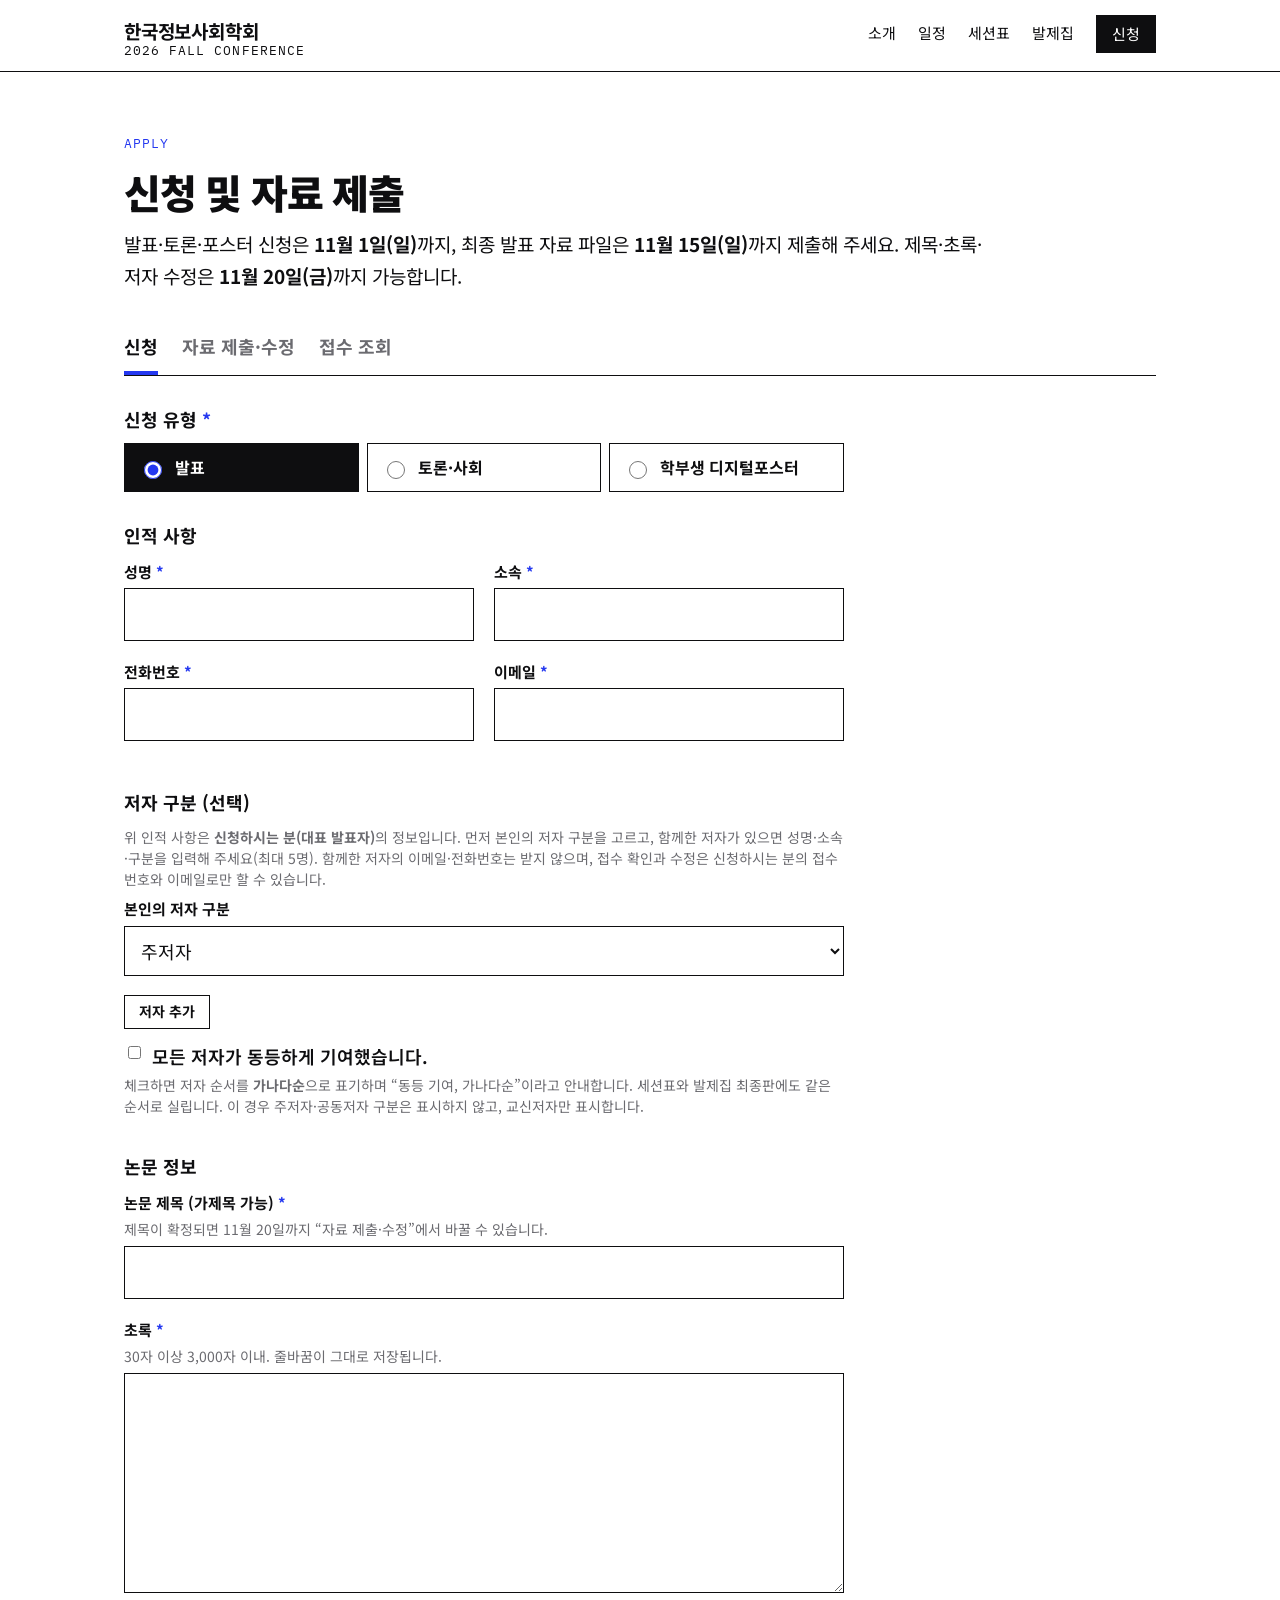
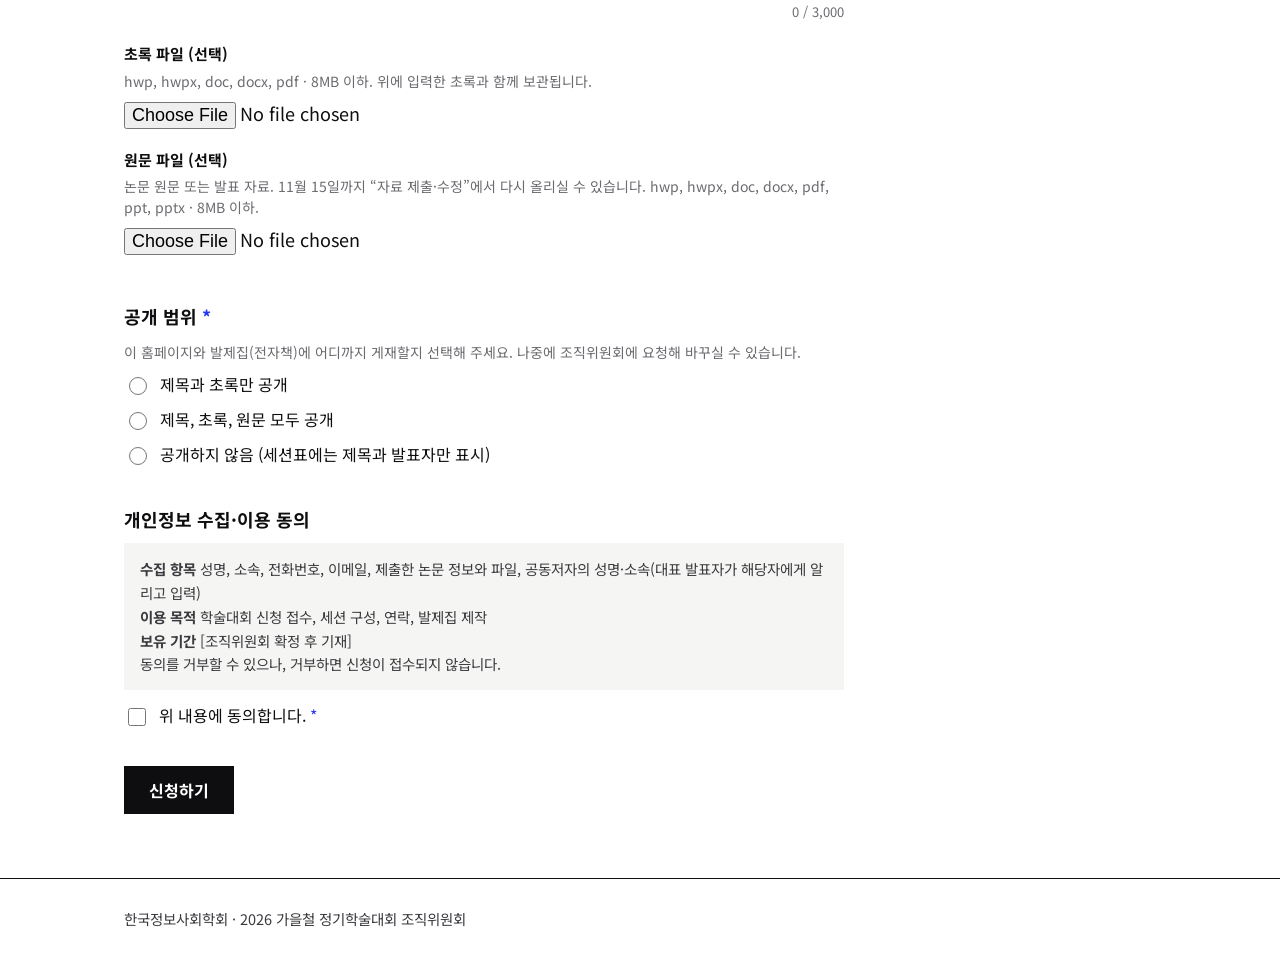
<file: apply.html>
<!doctype html>
<html lang="ko">
<head>
<meta charset="utf-8">
<meta name="viewport" content="width=device-width, initial-scale=1">
<title>신청 · 2026 한국정보사회학회 가을철 정기학술대회</title>
<meta name="description" content="발표, 토론·사회, 학부생 디지털포스터 신청과 최종 자료 제출">
<link rel="preconnect" href="https://fonts.googleapis.com">
<link rel="preconnect" href="https://fonts.gstatic.com" crossorigin>
<link href="https://fonts.googleapis.com/css2?family=Noto+Sans+KR:wght@400;500;700;900&family=IBM+Plex+Mono:wght@400;500&display=swap" rel="stylesheet">
<link rel="stylesheet" href="css/style.css">
</head>
<body>
<a class="skip" href="#main">본문으로 건너뛰기</a>
<header class="site-header">
  <div class="wrap bar">
    <a class="brand" href="index.html"><strong>한국정보사회학회</strong><span class="mono">2026 FALL CONFERENCE</span></a>
    <nav class="nav" aria-label="주요 메뉴">
      <a href="index.html#about">소개</a>
      <a href="index.html#schedule">일정</a>
      <a href="sessions.html">세션표</a>
      <a href="proceedings.html">발제집</a>
      <a class="cta" href="apply.html">신청</a>
    </nav>
  </div>
</header>

<main id="main">
<div class="wrap" style="padding-top:48px;padding-bottom:64px">
  <p class="label mono" style="color:var(--accent)">APPLY</p>
  <h1 style="font-size:clamp(28px,5vw,40px)">신청 및 자료 제출</h1>
  <p class="lead">발표·토론·포스터 신청은 <strong>11월 1일(일)</strong>까지, 최종 발표 자료 파일은 <strong>11월 15일(일)</strong>까지 제출해 주세요. 제목·초록·저자 수정은 <strong>11월 20일(금)</strong>까지 가능합니다.</p>

  <div class="tabs" role="tablist" aria-label="신청 메뉴">
    <button role="tab" id="tab-apply" aria-selected="true" aria-controls="panel-apply" data-tab="apply">신청</button>
    <button role="tab" id="tab-final" aria-selected="false" aria-controls="panel-final" data-tab="final" tabindex="-1">자료 제출·수정</button>
    <button role="tab" id="tab-lookup" aria-selected="false" aria-controls="panel-lookup" data-tab="lookup" tabindex="-1">접수 조회</button>
  </div>

  <!-- 신청 -->
  <div class="panel" id="panel-apply" role="tabpanel" aria-labelledby="tab-apply">
    <form id="apply-form" novalidate>
      <fieldset>
        <legend class="req">신청 유형</legend>
        <div class="kinds choices">
          <label><input type="radio" name="kind" value="presenter" checked> 발표</label>
          <label><input type="radio" name="kind" value="discussant"> 토론·사회</label>
          <label><input type="radio" name="kind" value="undergrad"> 학부생 디지털포스터</label>
        </div>
      </fieldset>

      <fieldset>
        <legend>인적 사항</legend>
        <div class="row2">
          <div class="field"><label class="req" for="f-name">성명</label><input type="text" id="f-name" name="name" autocomplete="name" required maxlength="50"></div>
          <div class="field"><label class="req" for="f-affil">소속</label><input type="text" id="f-affil" name="affiliation" autocomplete="organization" required maxlength="100"></div>
          <div class="field"><label class="req" for="f-phone">전화번호</label><input type="tel" id="f-phone" name="phone" autocomplete="tel" required maxlength="20" inputmode="tel"></div>
          <div class="field"><label class="req" for="f-email">이메일</label><input type="email" id="f-email" name="email" autocomplete="email" required maxlength="100"></div>
        </div>
      </fieldset>

      <fieldset id="grp-coauth">
        <legend>저자 구분 (선택)</legend>
        <p class="hint">위 인적 사항은 <strong>신청하시는 분(대표 발표자)</strong>의 정보입니다. 먼저 본인의 저자 구분을 고르고, 함께한 저자가 있으면 성명·소속·구분을 입력해 주세요(최대 5명). 함께한 저자의 이메일·전화번호는 받지 않으며, 접수 확인과 수정은 신청하시는 분의 접수번호와 이메일로만 할 수 있습니다.</p>
        <div class="field"><label for="f-role">본인의 저자 구분</label>
          <select id="f-role" name="role"><option>주저자</option><option>공동저자</option><option>교신저자</option></select></div>
        <div id="coauth-list"></div>
        <button class="btn ghost small" type="button" id="coauth-add">저자 추가</button>
        <label class="check"><input type="checkbox" id="f-equal" name="equal"> 모든 저자가 동등하게 기여했습니다.</label>
        <p class="hint">체크하면 저자 순서를 <strong>가나다순</strong>으로 표기하며 “동등 기여, 가나다순”이라고 안내합니다. 세션표와 발제집 최종판에도 같은 순서로 실립니다. 이 경우 주저자·공동저자 구분은 표시하지 않고, 교신저자만 표시합니다.</p>
      </fieldset>

      <fieldset id="grp-paper">
        <legend>논문 정보</legend>
        <div class="field"><label class="req" for="f-title">논문 제목 (가제목 가능)</label><p class="hint">제목이 확정되면 11월 20일까지 “자료 제출·수정”에서 바꿀 수 있습니다.</p><input type="text" id="f-title" name="title" maxlength="200"></div>
        <div class="field">
          <label class="req" for="f-abstract">초록</label>
          <p class="hint">30자 이상 3,000자 이내. 줄바꿈이 그대로 저장됩니다.</p>
          <textarea id="f-abstract" name="abstract" maxlength="3000"></textarea>
          <div class="count" id="abstract-count" aria-live="polite">0 / 3,000</div>
        </div>
        <div class="field">
          <label for="f-abs-file">초록 파일 (선택)</label>
          <p class="hint">hwp, hwpx, doc, docx, pdf · 8MB 이하. 위에 입력한 초록과 함께 보관됩니다.</p>
          <input type="file" id="f-abs-file" accept=".hwp,.hwpx,.doc,.docx,.pdf">
        </div>
        <div class="field">
          <label for="f-full-file">원문 파일 (선택)</label>
          <p class="hint">논문 원문 또는 발표 자료. 11월 15일까지 “자료 제출·수정”에서 다시 올리실 수 있습니다. hwp, hwpx, doc, docx, pdf, ppt, pptx · 8MB 이하.</p>
          <input type="file" id="f-full-file" accept=".hwp,.hwpx,.doc,.docx,.pdf,.ppt,.pptx">
        </div>
      </fieldset>

      <fieldset id="grp-topics" hidden>
        <legend>토론·사회 희망 분야</legend>
        <div class="field">
          <label class="req" for="f-topics">희망 분야 또는 주제 (2~3개)</label>
          <p class="hint">쉼표(,)로 구분해 적어 주세요. 예: 플랫폼 거버넌스, AI 윤리, 디지털 격차</p>
          <input type="text" id="f-topics" name="topics" maxlength="150">
        </div>
      </fieldset>

      <fieldset id="grp-publish">
        <legend class="req">공개 범위</legend>
        <p class="hint">이 홈페이지와 발제집(전자책)에 어디까지 게재할지 선택해 주세요. 나중에 조직위원회에 요청해 바꾸실 수 있습니다.</p>
        <div class="choices">
          <label><input type="radio" name="publish" value="abstract"> 제목과 초록만 공개</label>
          <label><input type="radio" name="publish" value="full"> 제목, 초록, 원문 모두 공개</label>
          <label><input type="radio" name="publish" value="none"> 공개하지 않음 (세션표에는 제목과 발표자만 표시)</label>
        </div>
      </fieldset>

      <fieldset>
        <legend>개인정보 수집·이용 동의</legend>
        <div class="privacy">
          <strong>수집 항목</strong> 성명, 소속, 전화번호, 이메일, 제출한 논문 정보와 파일, 공동저자의 성명·소속(대표 발표자가 해당자에게 알리고 입력)<br>
          <strong>이용 목적</strong> 학술대회 신청 접수, 세션 구성, 연락, 발제집 제작<br>
          <strong>보유 기간</strong> [조직위원회 확정 후 기재]<br>
          동의를 거부할 수 있으나, 거부하면 신청이 접수되지 않습니다.
        </div>
        <div class="choices"><label><input type="checkbox" name="privacy" id="f-privacy"> <span class="req">위 내용에 동의합니다.</span></label></div>
      </fieldset>

      <div class="hp" aria-hidden="true"><label>웹사이트 <input type="text" name="website" tabindex="-1" autocomplete="off"></label></div>
      <button class="btn" type="submit" id="apply-submit">신청하기</button>
      <div class="msg" id="apply-msg" role="status" aria-live="polite" hidden></div>
    </form>
  </div>

  <!-- 자료 제출·수정 -->
  <div class="panel" id="panel-final" role="tabpanel" aria-labelledby="tab-final" hidden>
    <form id="final-form" novalidate>
      <p class="lead" style="font-size:17px">신청 후 받은 <strong>접수번호</strong>와 신청 때 쓴 <strong>이메일</strong>이 필요합니다. <strong>파일은 11월 15일까지, 제목·초록·저자는 11월 20일까지</strong> 몇 번이든 다시 올리거나 고칠 수 있고, 이전 파일은 버전으로 보관됩니다.</p>
      <p class="hint">최종 자료: 공개용 초록(한글/워드), 발표용 PPT(10~15쪽) 또는 한글/워드 문서(5~7쪽)</p>
      <div class="row2" style="margin-top:18px">
        <div class="field"><label class="req" for="g-id">접수번호</label><input type="text" id="g-id" name="id" placeholder="2026-P-001" required maxlength="30"></div>
        <div class="field"><label class="req" for="g-email">이메일</label><input type="email" id="g-email" name="email" required maxlength="100"></div>
      </div>
      <p><button class="btn ghost" type="button" id="g-load">내용 불러오기 (제목·초록·공동저자 수정)</button></p>

      <fieldset id="g-edit" hidden>
        <legend>내용 수정</legend>
        <p class="hint" id="g-edit-hint">현재 저장된 내용입니다. 바꿀 항목만 고친 뒤 아래 “저장”을 누르세요. 바뀐 내용은 기록으로 남습니다.</p>
        <div id="g-edit-paper">
          <div class="field"><label class="req" for="g-title">논문 제목</label><input type="text" id="g-title" maxlength="200"></div>
          <div class="field">
            <label class="req" for="g-abstract">초록</label>
            <p class="hint">30자 이상 3,000자 이내</p>
            <textarea id="g-abstract" maxlength="3000"></textarea>
            <div class="count" id="g-abstract-count" aria-live="polite">0 / 3,000</div>
          </div>
          <div class="field">
            <label for="g-role" style="font-weight:700;font-size:15px">본인의 저자 구분</label>
            <select id="g-role"><option>주저자</option><option>공동저자</option><option>교신저자</option></select>
          </div>
          <div class="field">
            <span class="lab" style="font-weight:700;font-size:15px">함께한 저자 (최대 5명)</span>
            <div id="g-coauth-list"></div>
            <button class="btn ghost small" type="button" id="g-coauth-add">저자 추가</button>
            <label class="check"><input type="checkbox" id="g-equal"> 모든 저자가 동등하게 기여했습니다. (가나다순 표기, 교신저자만 구분 표시)</label>
          </div>
        </div>
        <div id="g-edit-topics" hidden>
          <div class="field"><label class="req" for="g-topics">희망 분야 또는 주제 (1~3개, 쉼표로 구분)</label><input type="text" id="g-topics" maxlength="150"></div>
        </div>
      </fieldset>

      <div class="field"><label for="g-abs">공개용 초록 파일 (선택)</label><p class="hint">hwp, hwpx, doc, docx, pdf · 8MB 이하</p><input type="file" id="g-abs" accept=".hwp,.hwpx,.doc,.docx,.pdf"></div>
      <div class="field"><label for="g-full">발표 자료 / 원문 파일 (선택)</label><p class="hint">hwp, hwpx, doc, docx, pdf, ppt, pptx · 8MB 이하</p><input type="file" id="g-full" accept=".hwp,.hwpx,.doc,.docx,.pdf,.ppt,.pptx"></div>
      <fieldset>
        <legend>공개 범위 변경 (선택)</legend>
        <div class="choices">
          <label><input type="radio" name="publish" value="" checked> 변경하지 않음</label>
          <label><input type="radio" name="publish" value="abstract"> 제목과 초록만 공개</label>
          <label><input type="radio" name="publish" value="full"> 제목, 초록, 원문 모두 공개</label>
          <label><input type="radio" name="publish" value="none"> 공개하지 않음</label>
        </div>
      </fieldset>
      <div class="hp" aria-hidden="true"><label>웹사이트 <input type="text" name="website" tabindex="-1" autocomplete="off"></label></div>
      <button class="btn" type="submit" id="final-submit">저장</button>
      <div class="msg" id="final-msg" role="status" aria-live="polite" hidden></div>
    </form>
  </div>

  <!-- 접수 조회 -->
  <div class="panel" id="panel-lookup" role="tabpanel" aria-labelledby="tab-lookup" hidden>
    <form id="lookup-form" novalidate>
      <div class="row2">
        <div class="field"><label class="req" for="l-id">접수번호</label><input type="text" id="l-id" name="id" placeholder="2026-P-001" required maxlength="30"></div>
        <div class="field"><label class="req" for="l-email">이메일</label><input type="email" id="l-email" name="email" required maxlength="100"></div>
      </div>
      <div class="hp" aria-hidden="true"><label>웹사이트 <input type="text" name="website" tabindex="-1" autocomplete="off"></label></div>
      <button class="btn" type="submit" id="lookup-submit">조회</button>
      <div class="msg" id="lookup-msg" role="status" aria-live="polite" hidden></div>
    </form>
  </div>
</div>
</main>

<footer>
  <div class="wrap">
    <span>한국정보사회학회 · 2026 가을철 정기학술대회 조직위원회</span>
    <span id="contact"></span>
  </div>
</footer>
<script src="js/config.js"></script>
<script src="js/app.js"></script>
</body>
</html>
</file>
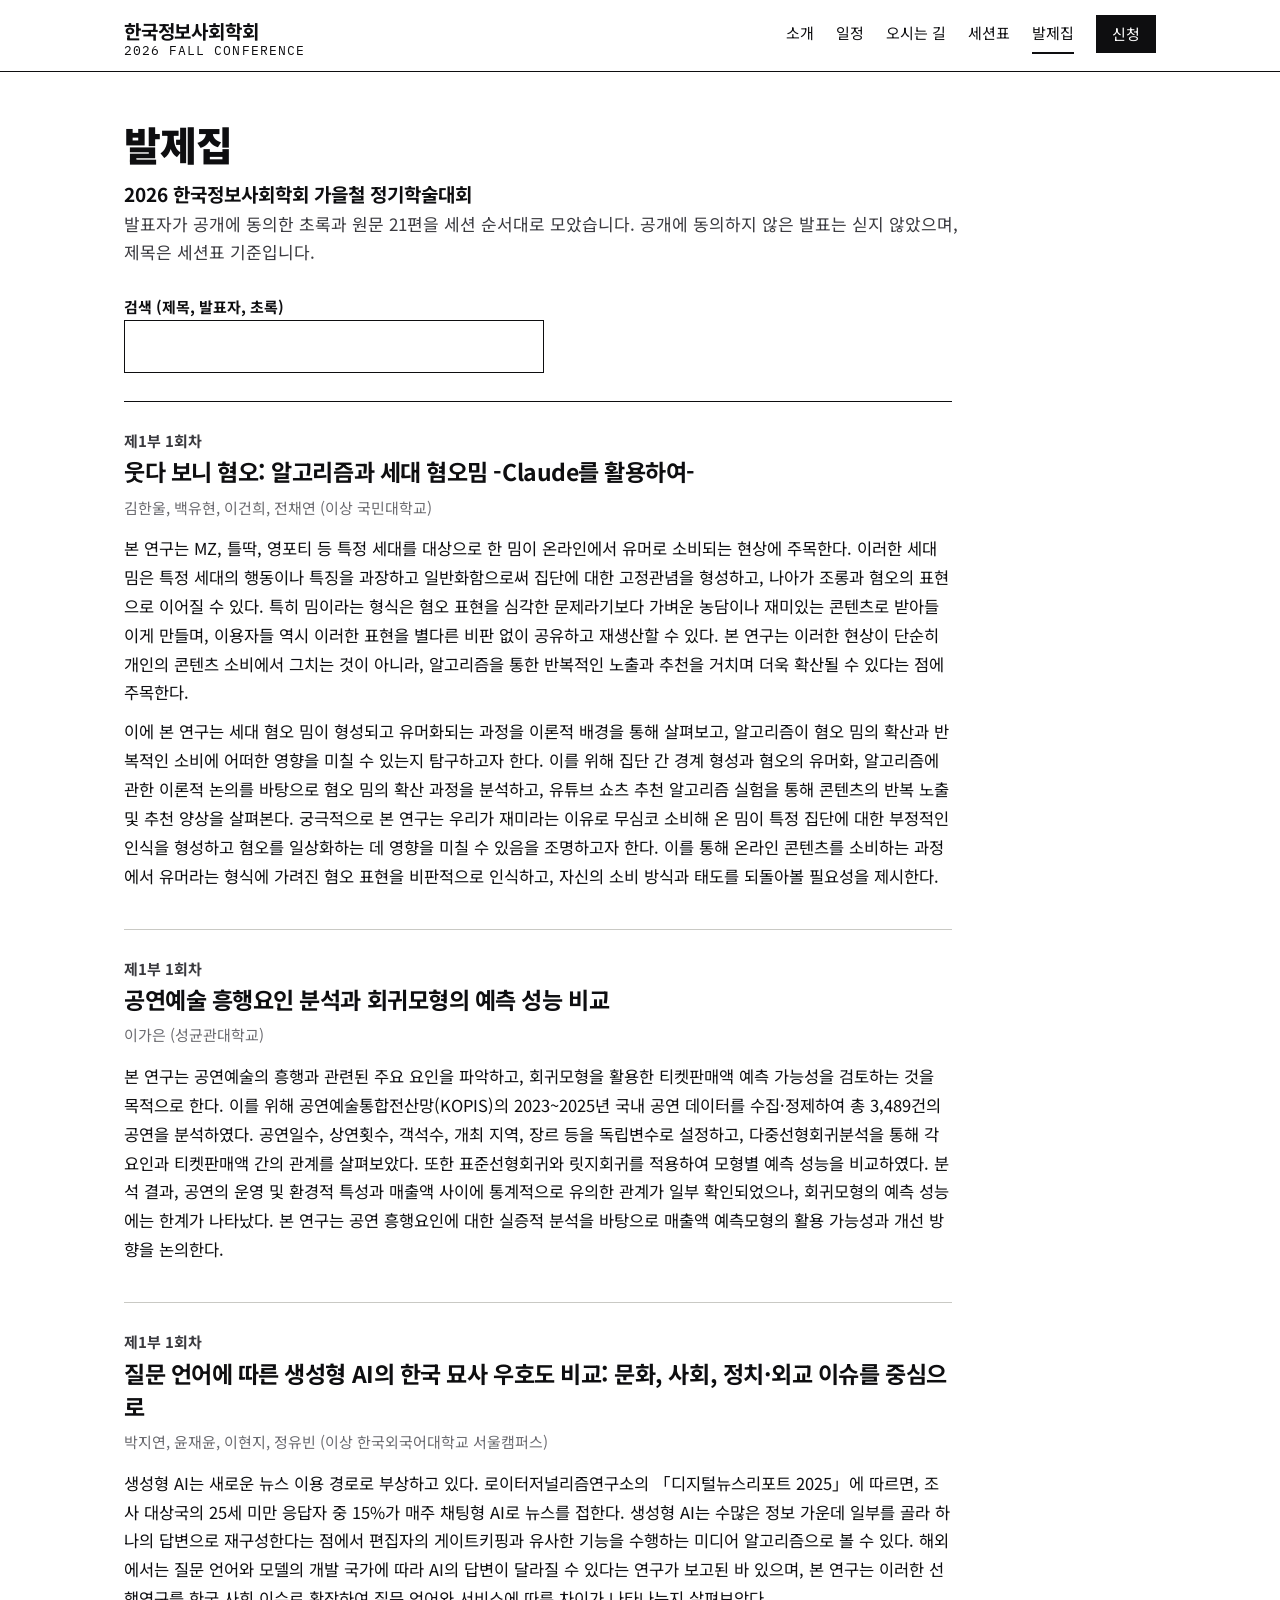
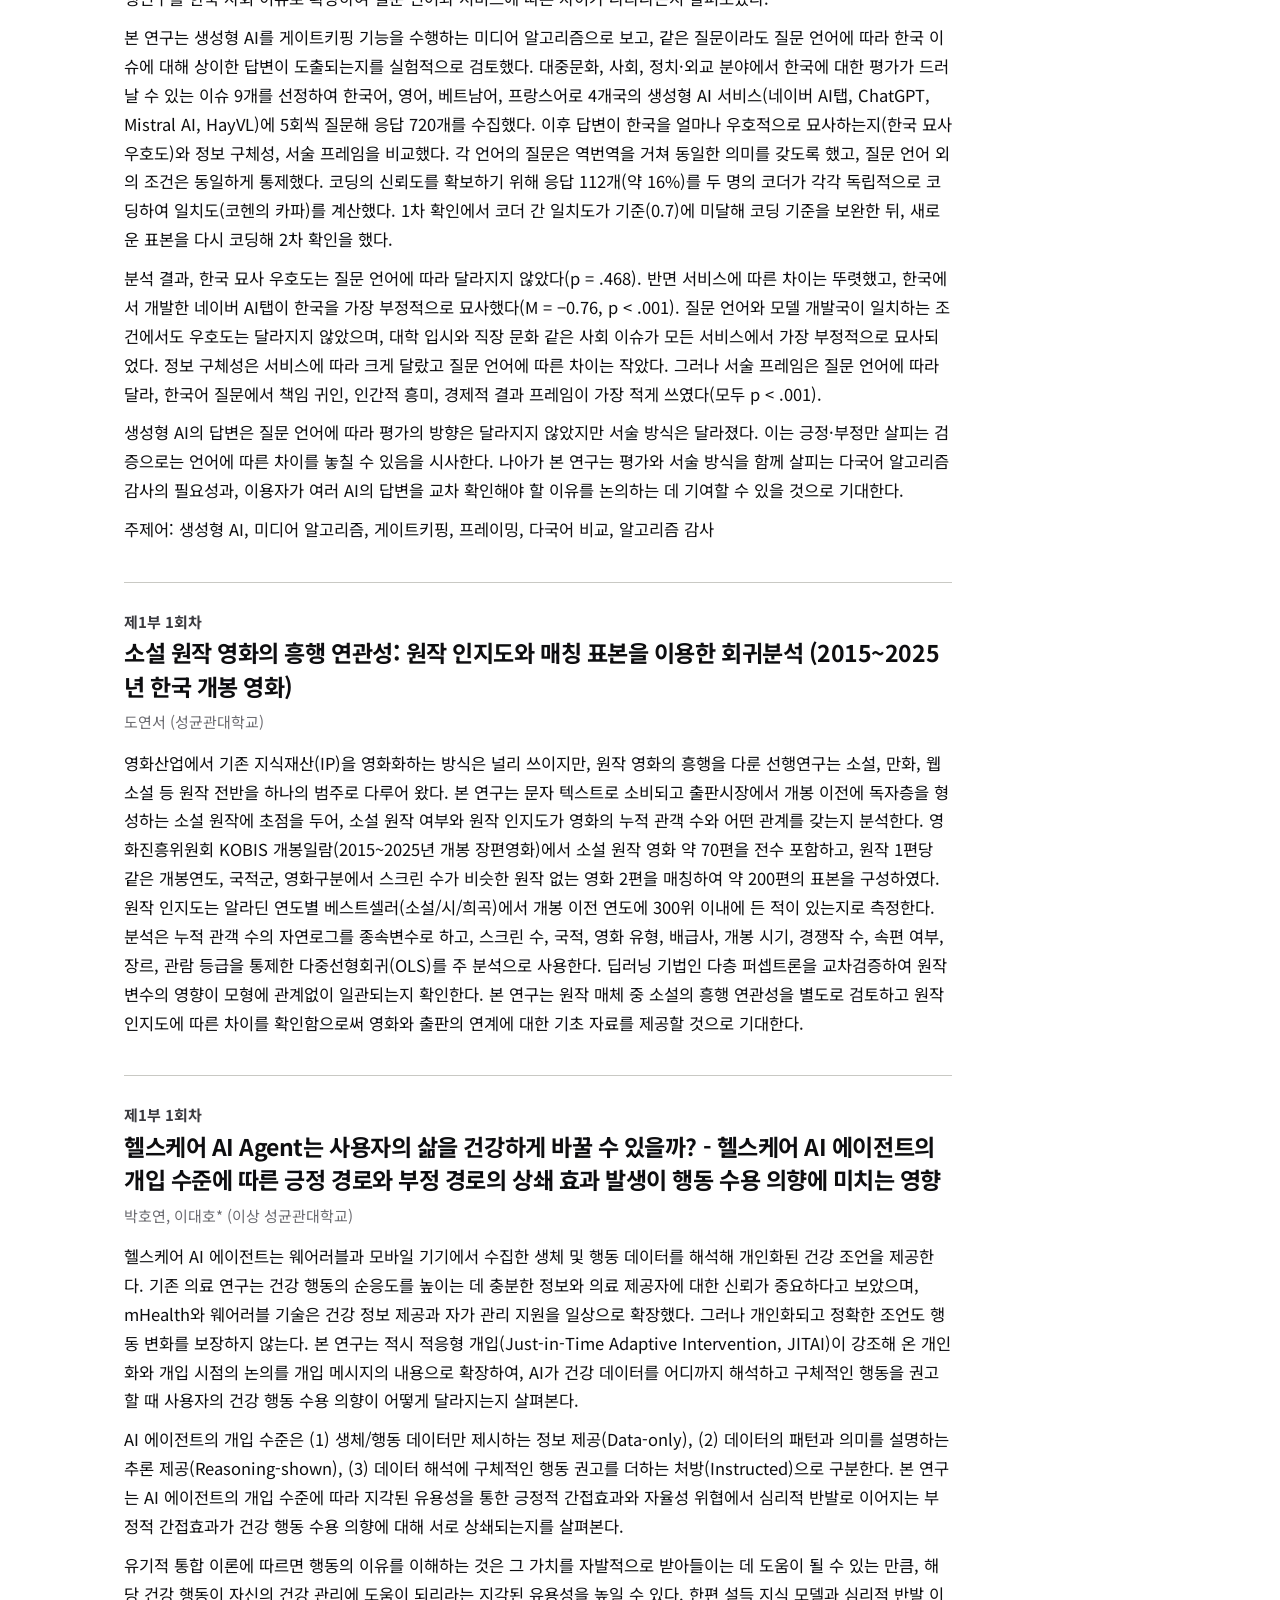
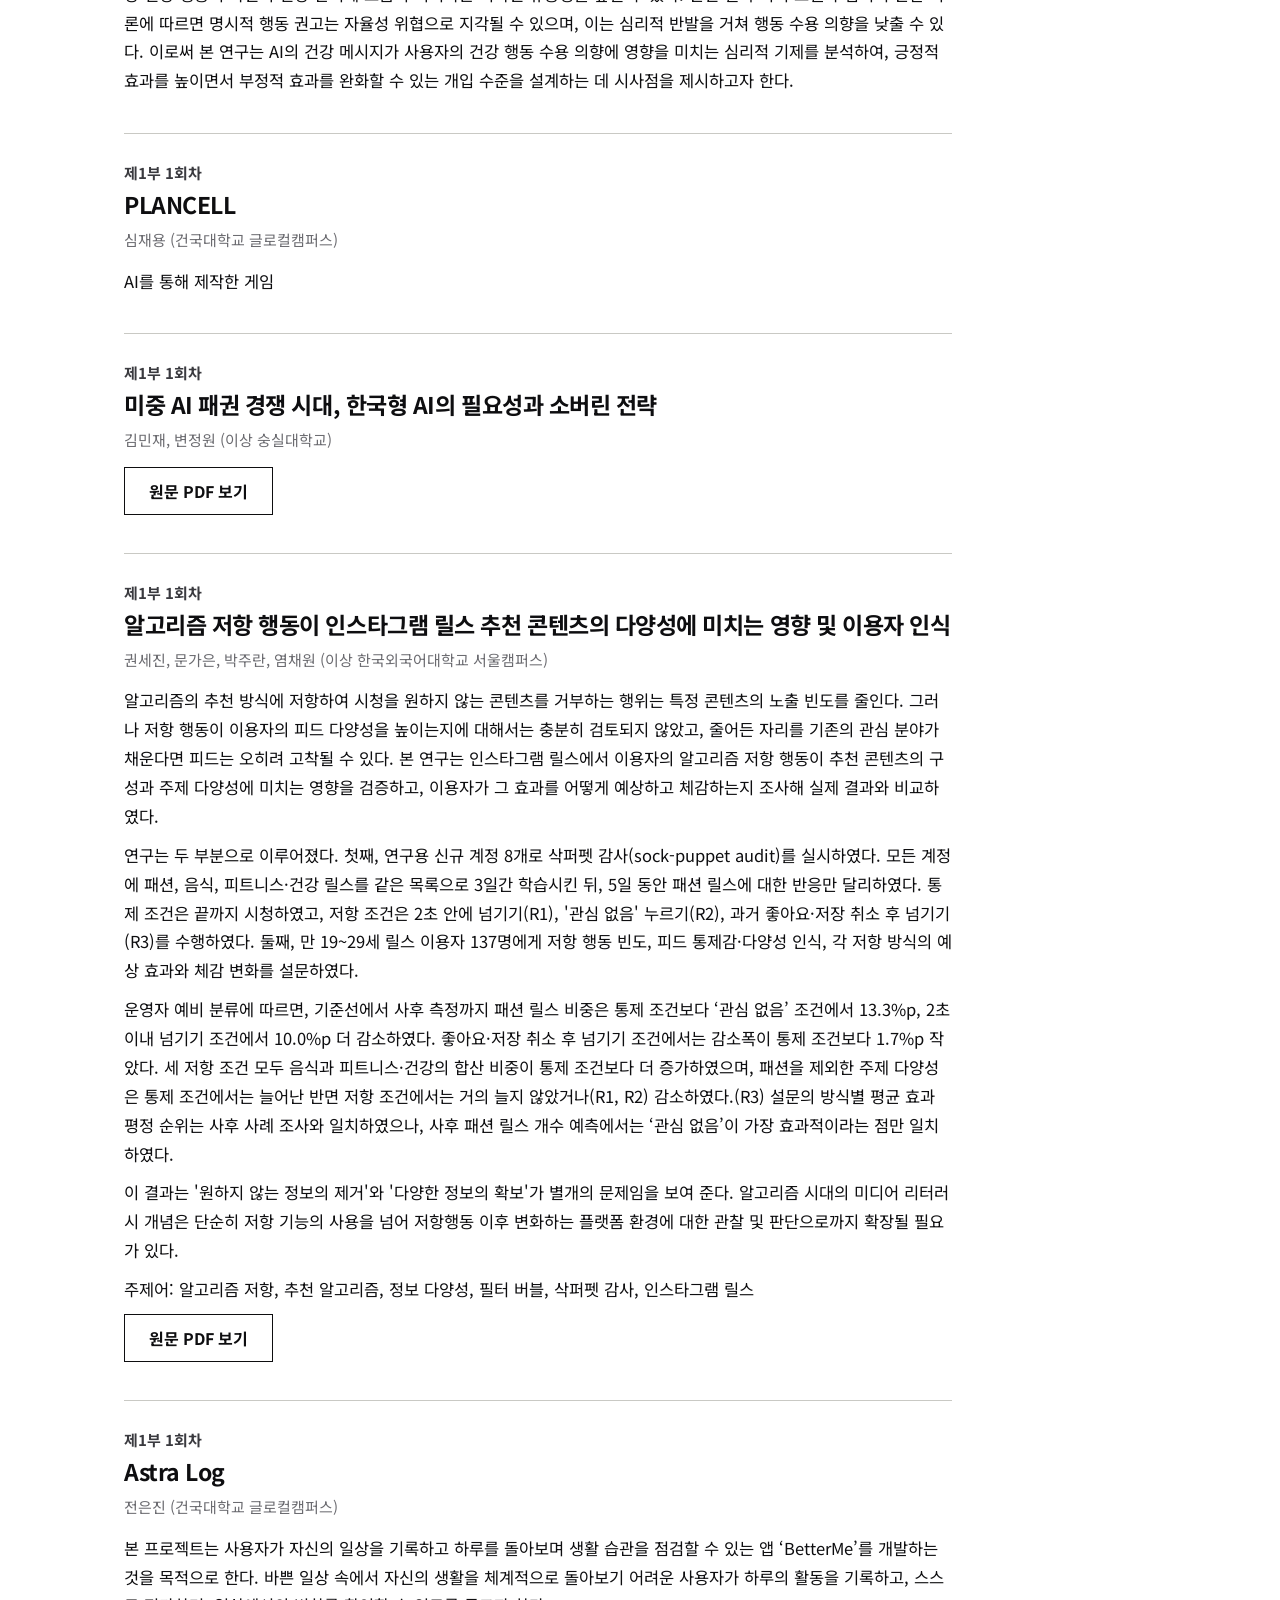
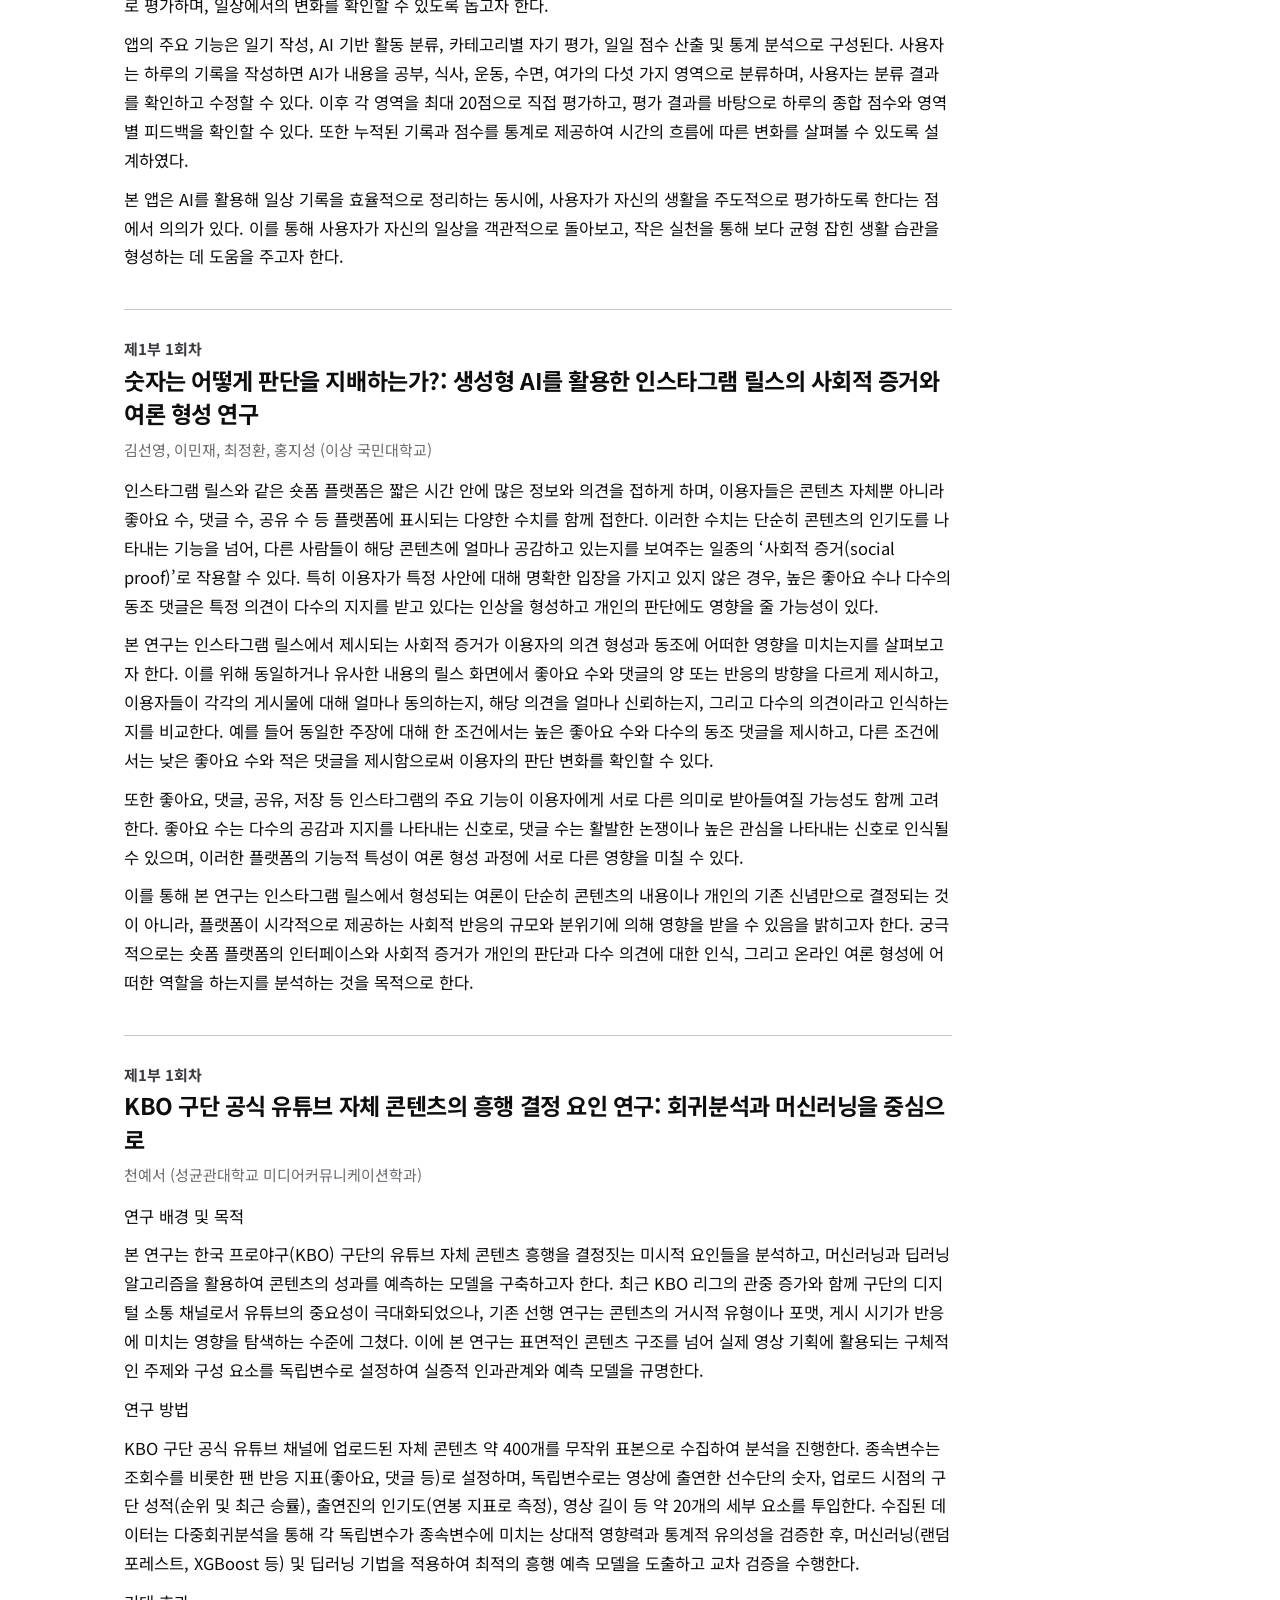
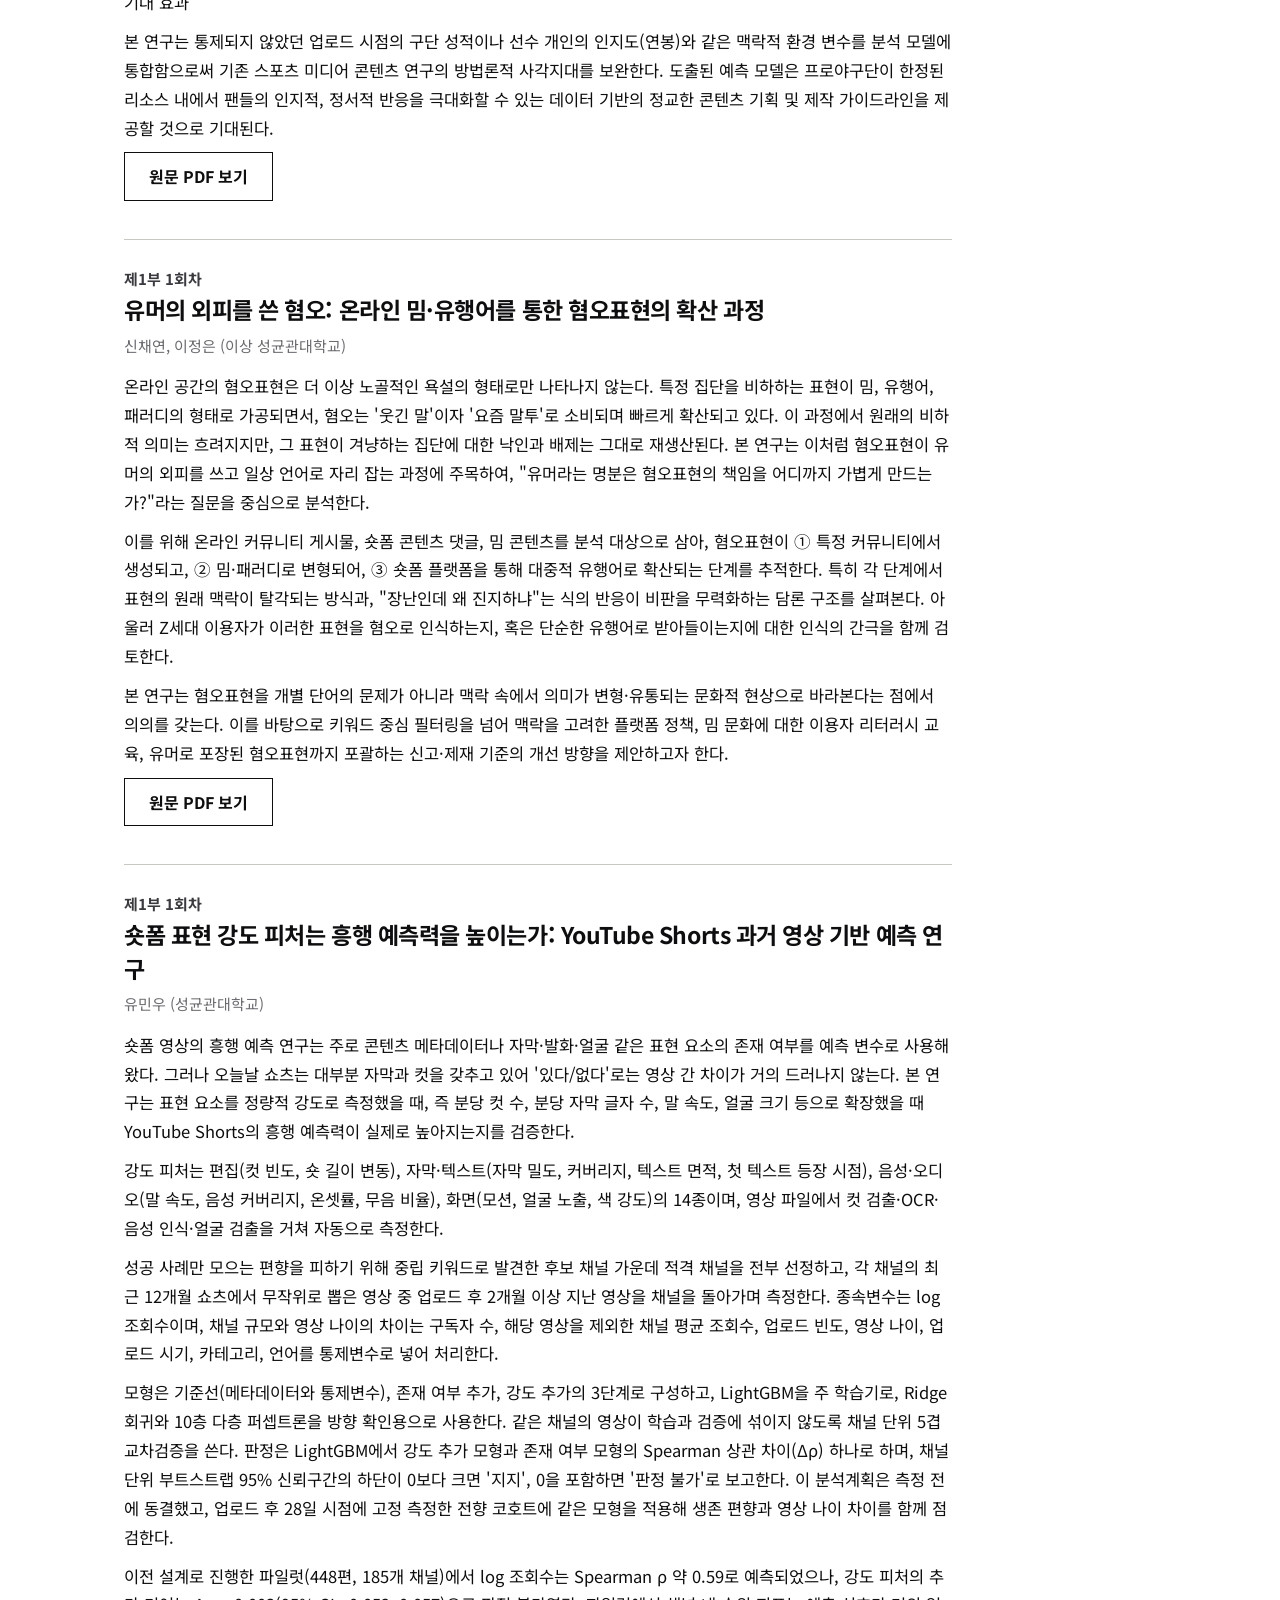
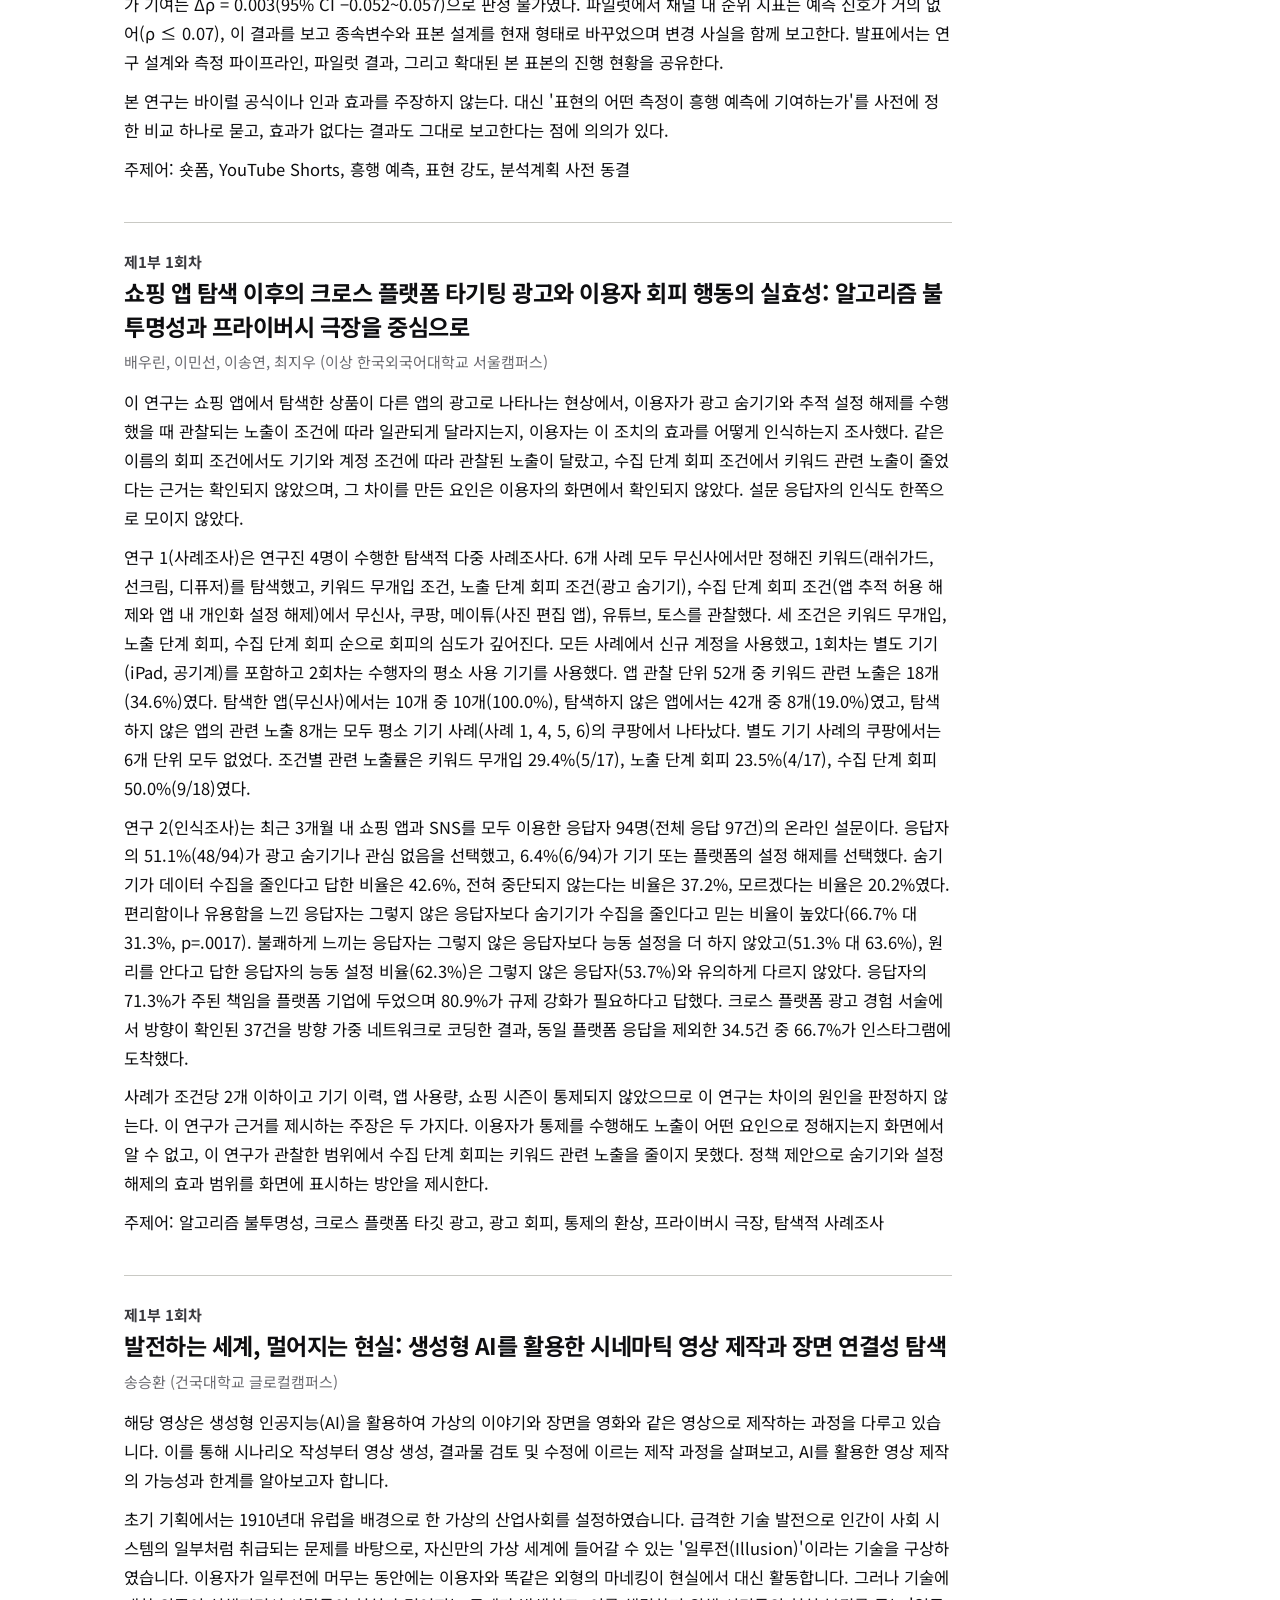
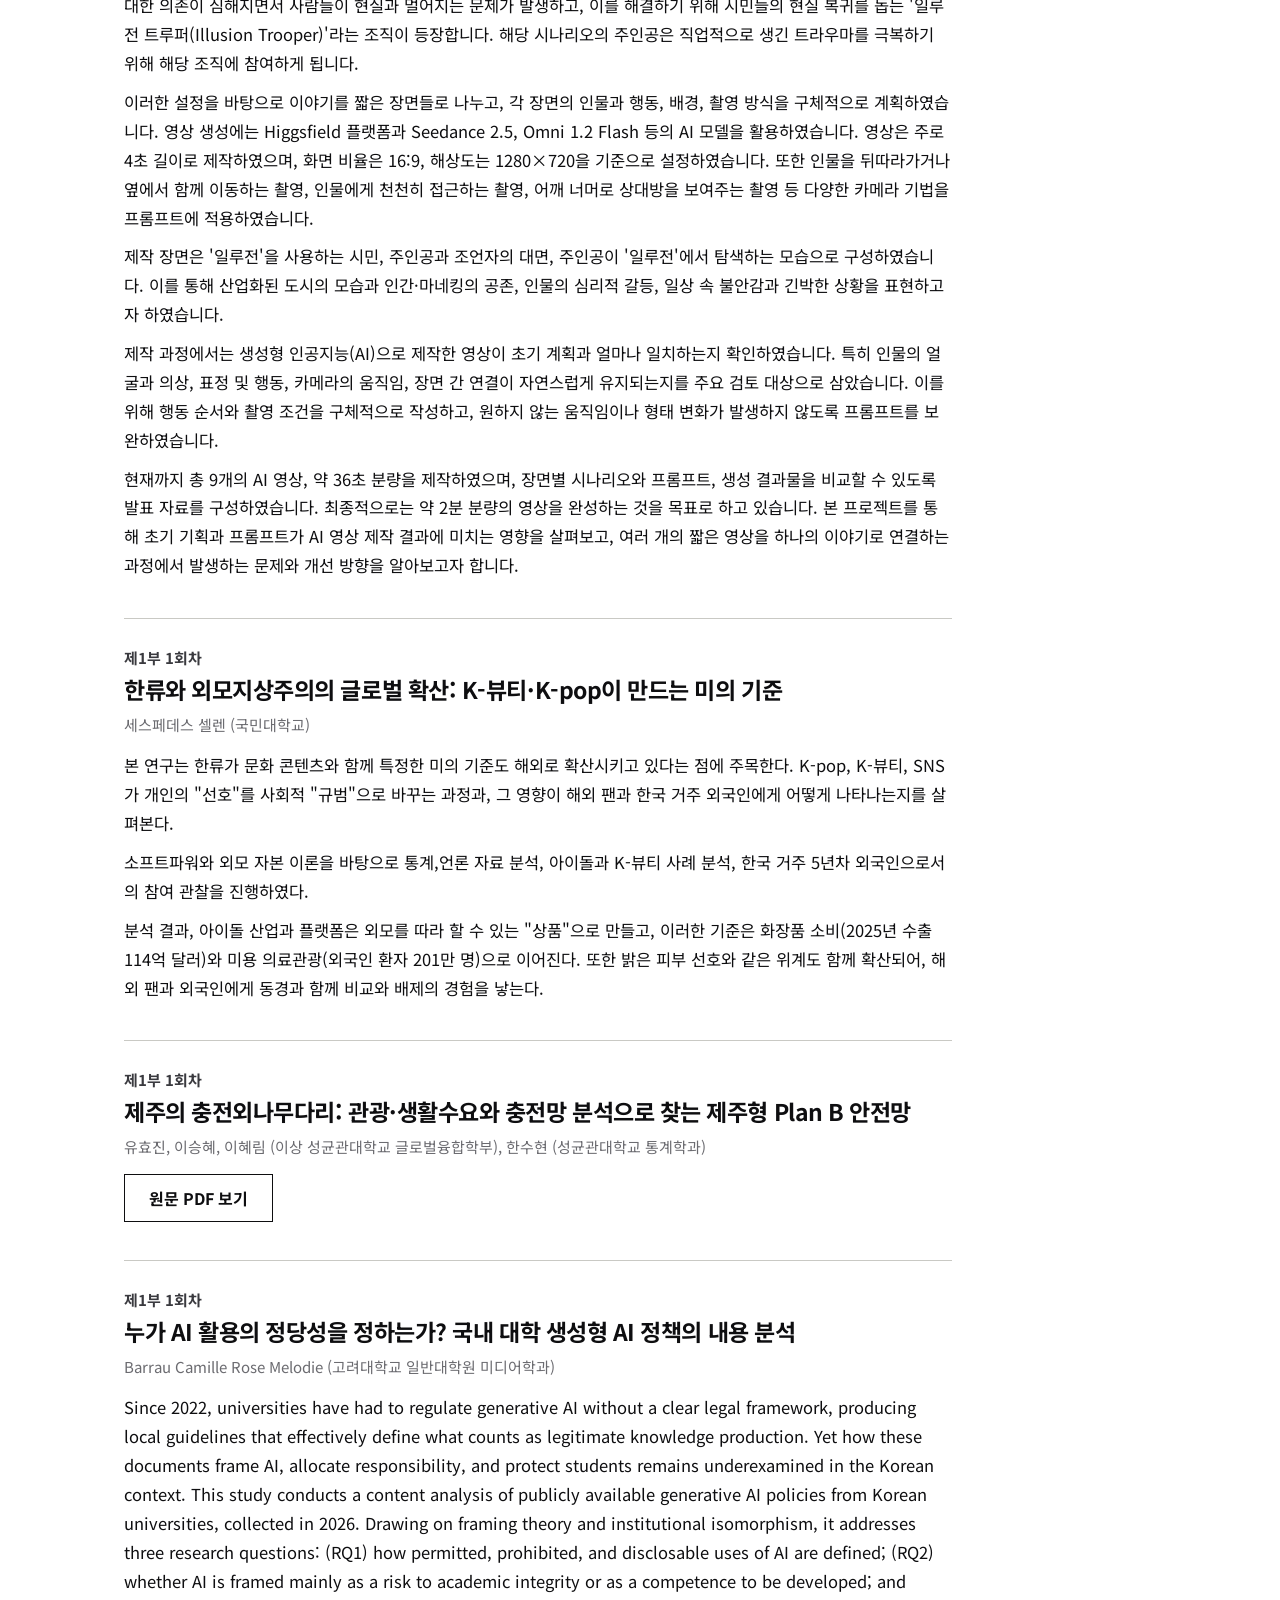
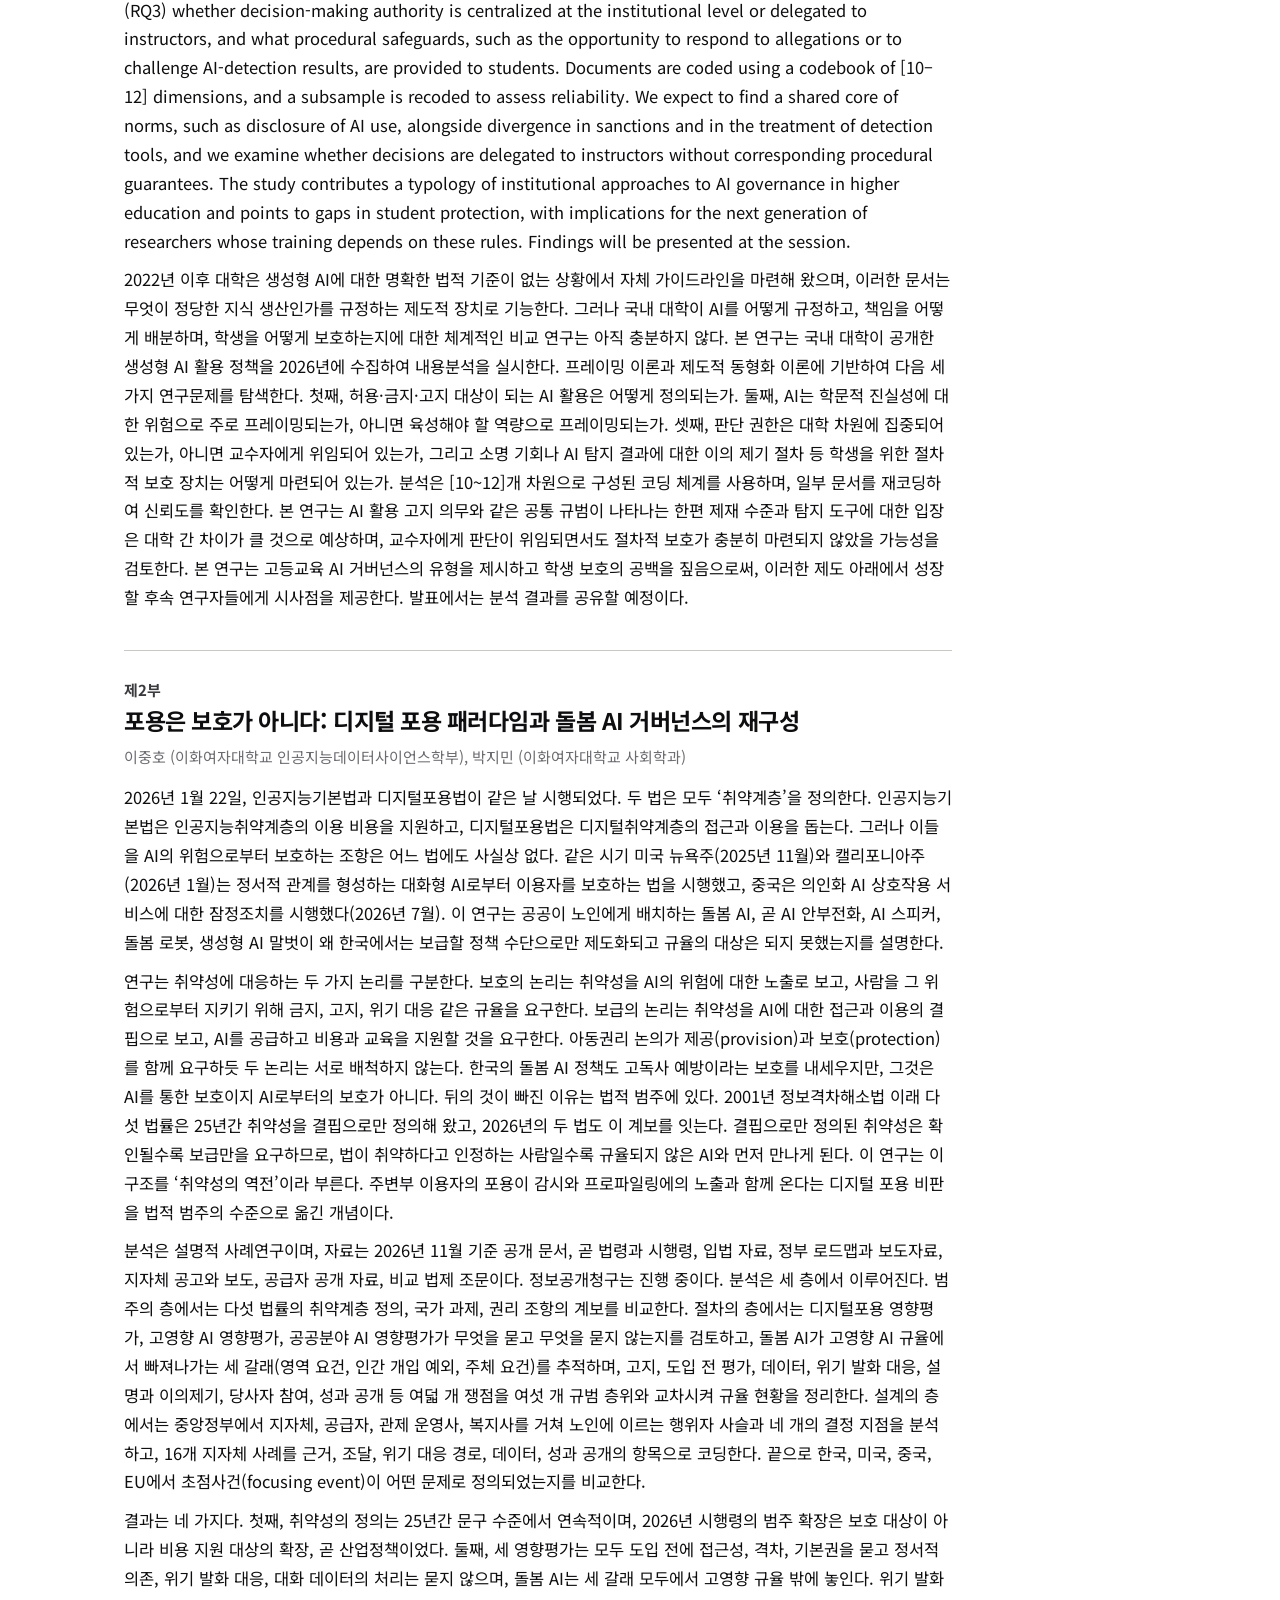
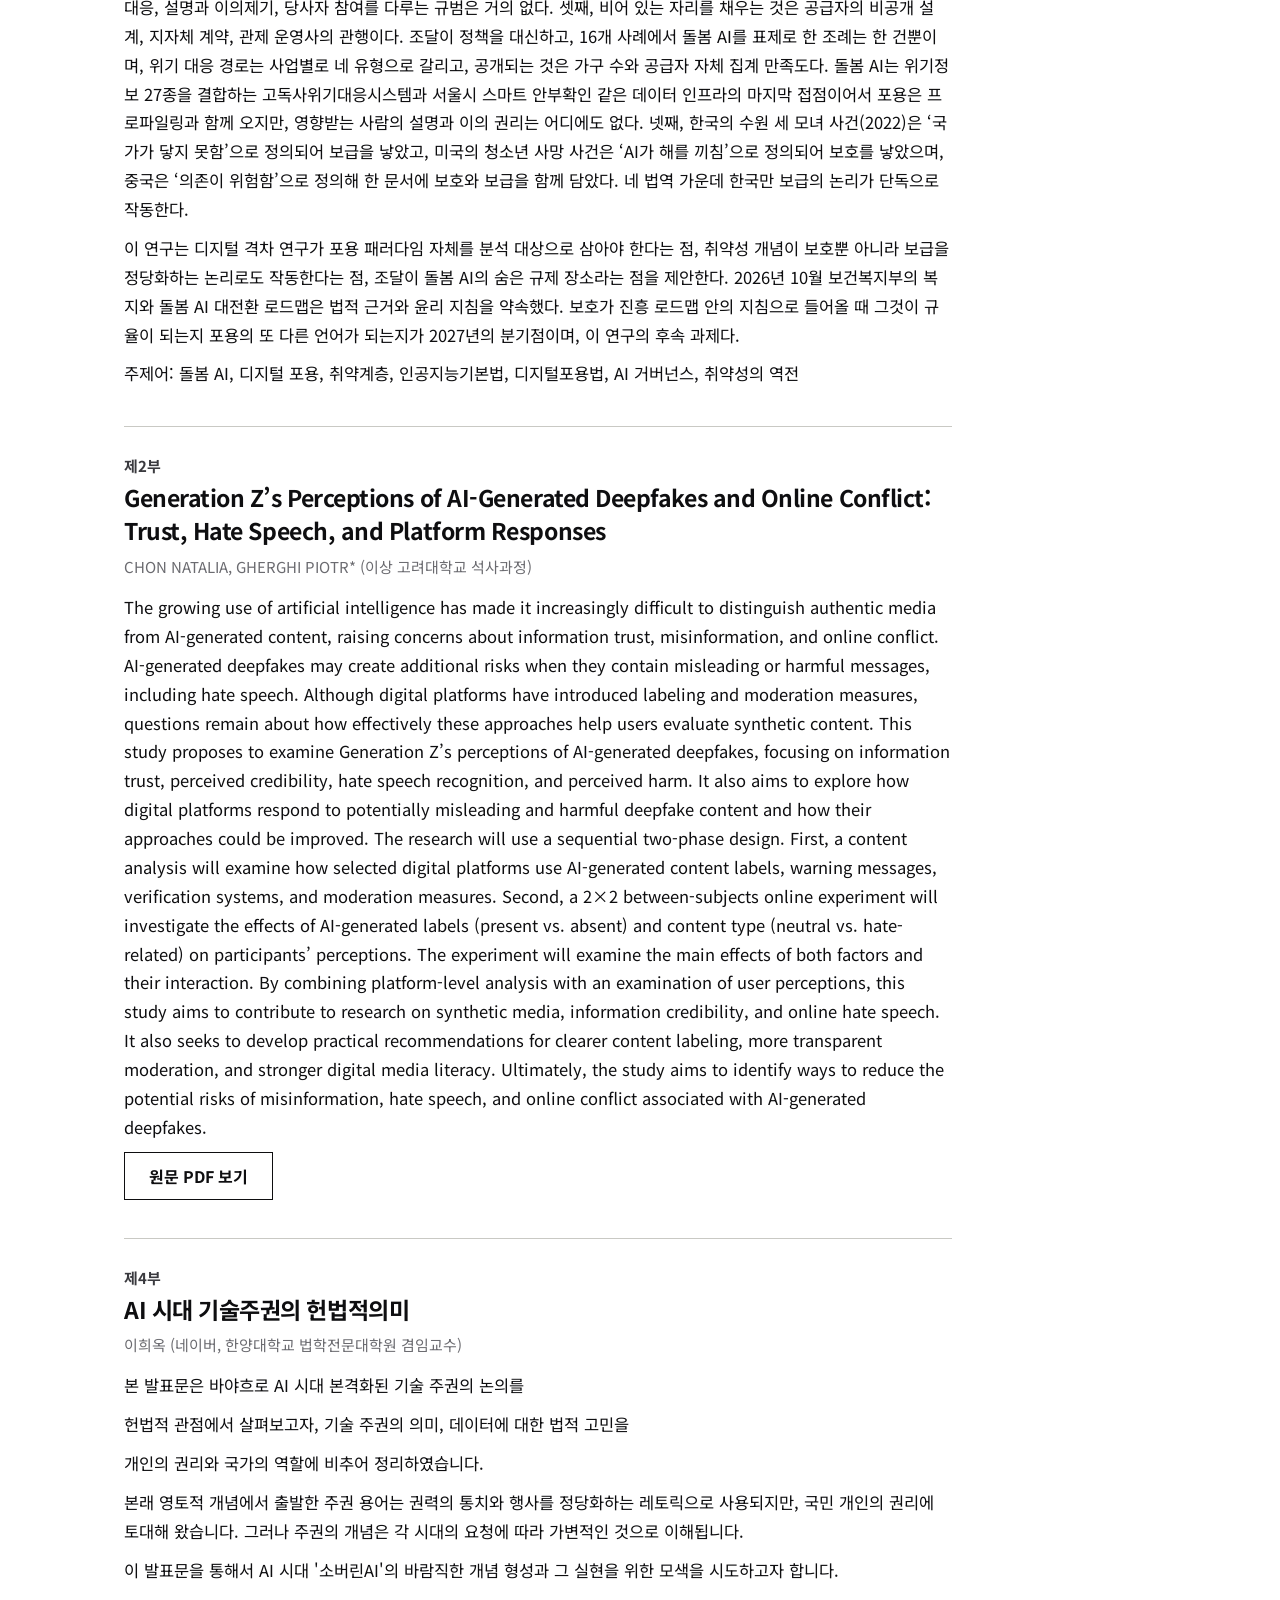
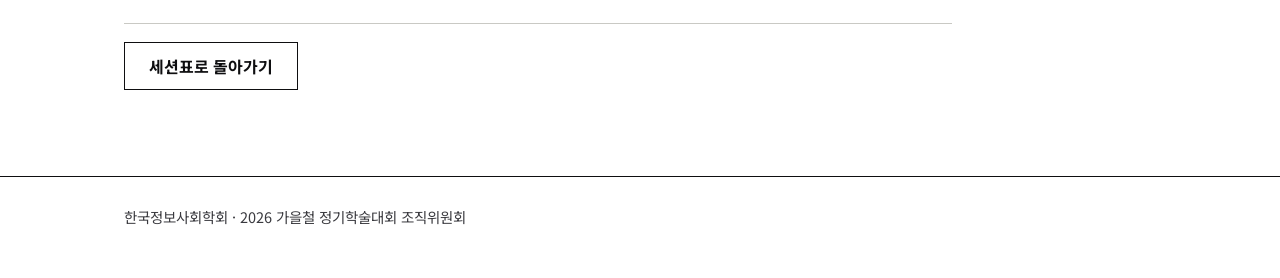
<file: proceedings.html>
<!doctype html>
<html lang="ko">
<head>
<meta charset="utf-8">
<meta name="viewport" content="width=device-width, initial-scale=1">
<title>발제집 · 2026 한국정보사회학회 가을철 정기학술대회</title>
<meta name="description" content="2026년 11월 28일 (토) 12:00~18:00 성균관대학교 호암관 3층 발제집">
<link rel="preconnect" href="https://fonts.googleapis.com">
<link rel="preconnect" href="https://fonts.gstatic.com" crossorigin>
<link href="https://fonts.googleapis.com/css2?family=Noto+Sans+KR:wght@400;500;700;900&family=IBM+Plex+Mono:wght@400;500&display=swap" rel="stylesheet">
<link rel="stylesheet" href="css/style.css">
<link rel="stylesheet" href="css/sessions.css">
</head>
<body>
<a class="skip" href="#main">본문으로 건너뛰기</a>
<header class="site-header">
  <div class="wrap bar">
    <a class="brand" href="index.html"><strong>한국정보사회학회</strong><span class="mono">2026 FALL CONFERENCE</span></a>
    <nav class="nav" aria-label="주요 메뉴">
      <a href="index.html#about">소개</a>
      <a href="index.html#schedule">일정</a>
      <a href="index.html#venue">오시는 길</a>
      <a href="sessions.html">세션표</a>
      <a href="proceedings.html" aria-current="page">발제집</a>
      <a class="cta" href="apply.html">신청</a>
    </nav>
  </div>
</header>

<main id="main">
<div class="wrap sess">
  <h1>발제집</h1>
  <p class="lead">2026 한국정보사회학회 가을철 정기학술대회<br><span class="theme">발표자가 공개에 동의한 초록과 원문 21편을 세션 순서대로 모았습니다. 공개에 동의하지 않은 발표는 싣지 않았으며, 제목은 세션표 기준입니다.</span></p>
  <div class="search"><label class="lab" for="q" style="font-weight:700;font-size:15px">검색 (제목, 발표자, 초록)</label><input type="text" id="q" autocomplete="off"></div>
  <div class="abslist" id="plist">
<article class="abs" id="p-U-002"><p class="part">제1부 1회차</p><h2>웃다 보니 혐오: 알고리즘과 세대 혐오밈 -Claude를 활용하여-</h2><p class="by">김한울, 백유현, 이건희, 전채연 (이상 국민대학교)</p><p>본 연구는 MZ, 틀딱, 영포티 등 특정 세대를 대상으로 한 밈이 온라인에서 유머로 소비되는 현상에 주목한다. 이러한 세대 밈은 특정 세대의 행동이나 특징을 과장하고 일반화함으로써 집단에 대한 고정관념을 형성하고, 나아가 조롱과 혐오의 표현으로 이어질 수 있다. 특히 밈이라는 형식은 혐오 표현을 심각한 문제라기보다 가벼운 농담이나 재미있는 콘텐츠로 받아들이게 만들며, 이용자들 역시 이러한 표현을 별다른 비판 없이 공유하고 재생산할 수 있다. 본 연구는 이러한 현상이 단순히 개인의 콘텐츠 소비에서 그치는 것이 아니라, 알고리즘을 통한 반복적인 노출과 추천을 거치며 더욱 확산될 수 있다는 점에 주목한다.</p><p>이에 본 연구는 세대 혐오 밈이 형성되고 유머화되는 과정을 이론적 배경을 통해 살펴보고, 알고리즘이 혐오 밈의 확산과 반복적인 소비에 어떠한 영향을 미칠 수 있는지 탐구하고자 한다. 이를 위해 집단 간 경계 형성과 혐오의 유머화, 알고리즘에 관한 이론적 논의를 바탕으로 혐오 밈의 확산 과정을 분석하고, 유튜브 쇼츠 추천 알고리즘 실험을 통해 콘텐츠의 반복 노출 및 추천 양상을 살펴본다. 궁극적으로 본 연구는 우리가 재미라는 이유로 무심코 소비해 온 밈이 특정 집단에 대한 부정적인 인식을 형성하고 혐오를 일상화하는 데 영향을 미칠 수 있음을 조명하고자 한다. 이를 통해 온라인 콘텐츠를 소비하는 과정에서 유머라는 형식에 가려진 혐오 표현을 비판적으로 인식하고, 자신의 소비 방식과 태도를 되돌아볼 필요성을 제시한다.</p></article>
<article class="abs" id="p-U-007"><p class="part">제1부 1회차</p><h2>공연예술 흥행요인 분석과 회귀모형의 예측 성능 비교</h2><p class="by">이가은 (성균관대학교)</p><p>본 연구는 공연예술의 흥행과 관련된 주요 요인을 파악하고, 회귀모형을 활용한 티켓판매액 예측 가능성을 검토하는 것을 목적으로 한다. 이를 위해 공연예술통합전산망(KOPIS)의 2023~2025년 국내 공연 데이터를 수집·정제하여 총 3,489건의 공연을 분석하였다. 공연일수, 상연횟수, 객석수, 개최 지역, 장르 등을 독립변수로 설정하고, 다중선형회귀분석을 통해 각 요인과 티켓판매액 간의 관계를 살펴보았다. 또한 표준선형회귀와 릿지회귀를 적용하여 모형별 예측 성능을 비교하였다. 분석 결과, 공연의 운영 및 환경적 특성과 매출액 사이에 통계적으로 유의한 관계가 일부 확인되었으나, 회귀모형의 예측 성능에는 한계가 나타났다. 본 연구는 공연 흥행요인에 대한 실증적 분석을 바탕으로 매출액 예측모형의 활용 가능성과 개선 방향을 논의한다.</p></article>
<article class="abs" id="p-U-019"><p class="part">제1부 1회차</p><h2>질문 언어에 따른 생성형 AI의 한국 묘사 우호도 비교: 문화, 사회, 정치·외교 이슈를 중심으로</h2><p class="by">박지연, 윤재윤, 이현지, 정유빈 (이상 한국외국어대학교 서울캠퍼스)</p><p>생성형 AI는 새로운 뉴스 이용 경로로 부상하고 있다. 로이터저널리즘연구소의 「디지털뉴스리포트 2025」에 따르면, 조사 대상국의 25세 미만 응답자 중 15%가 매주 채팅형 AI로 뉴스를 접한다. 생성형 AI는 수많은 정보 가운데 일부를 골라 하나의 답변으로 재구성한다는 점에서 편집자의 게이트키핑과 유사한 기능을 수행하는 미디어 알고리즘으로 볼 수 있다. 해외에서는 질문 언어와 모델의 개발 국가에 따라 AI의 답변이 달라질 수 있다는 연구가 보고된 바 있으며, 본 연구는 이러한 선행연구를 한국 사회 이슈로 확장하여 질문 언어와 서비스에 따른 차이가 나타나는지 살펴보았다.</p><p>본 연구는 생성형 AI를 게이트키핑 기능을 수행하는 미디어 알고리즘으로 보고, 같은 질문이라도 질문 언어에 따라 한국 이슈에 대해 상이한 답변이 도출되는지를 실험적으로 검토했다. 대중문화, 사회, 정치·외교 분야에서 한국에 대한 평가가 드러날 수 있는 이슈 9개를 선정하여 한국어, 영어, 베트남어, 프랑스어로 4개국의 생성형 AI 서비스(네이버 AI탭, ChatGPT, Mistral AI, HayVL)에 5회씩 질문해 응답 720개를 수집했다. 이후 답변이 한국을 얼마나 우호적으로 묘사하는지(한국 묘사 우호도)와 정보 구체성, 서술 프레임을 비교했다. 각 언어의 질문은 역번역을 거쳐 동일한 의미를 갖도록 했고, 질문 언어 외의 조건은 동일하게 통제했다. 코딩의 신뢰도를 확보하기 위해 응답 112개(약 16%)를 두 명의 코더가 각각 독립적으로 코딩하여 일치도(코헨의 카파)를 계산했다. 1차 확인에서 코더 간 일치도가 기준(0.7)에 미달해 코딩 기준을 보완한 뒤, 새로운 표본을 다시 코딩해 2차 확인을 했다.</p><p>분석 결과, 한국 묘사 우호도는 질문 언어에 따라 달라지지 않았다(p = .468). 반면 서비스에 따른 차이는 뚜렷했고, 한국에서 개발한 네이버 AI탭이 한국을 가장 부정적으로 묘사했다(M = −0.76, p &lt; .001). 질문 언어와 모델 개발국이 일치하는 조건에서도 우호도는 달라지지 않았으며, 대학 입시와 직장 문화 같은 사회 이슈가 모든 서비스에서 가장 부정적으로 묘사되었다. 정보 구체성은 서비스에 따라 크게 달랐고 질문 언어에 따른 차이는 작았다. 그러나 서술 프레임은 질문 언어에 따라 달라, 한국어 질문에서 책임 귀인, 인간적 흥미, 경제적 결과 프레임이 가장 적게 쓰였다(모두 p &lt; .001).</p><p>생성형 AI의 답변은 질문 언어에 따라 평가의 방향은 달라지지 않았지만 서술 방식은 달라졌다. 이는 긍정·부정만 살피는 검증으로는 언어에 따른 차이를 놓칠 수 있음을 시사한다. 나아가 본 연구는 평가와 서술 방식을 함께 살피는 다국어 알고리즘 감사의 필요성과, 이용자가 여러 AI의 답변을 교차 확인해야 할 이유를 논의하는 데 기여할 수 있을 것으로 기대한다.</p><p>주제어: 생성형 AI, 미디어 알고리즘, 게이트키핑, 프레이밍, 다국어 비교, 알고리즘 감사</p></article>
<article class="abs" id="p-U-020"><p class="part">제1부 1회차</p><h2>소설 원작 영화의 흥행 연관성: 원작 인지도와 매칭 표본을 이용한 회귀분석 (2015~2025년 한국 개봉 영화)</h2><p class="by">도연서 (성균관대학교)</p><p>영화산업에서 기존 지식재산(IP)을 영화화하는 방식은 널리 쓰이지만, 원작 영화의 흥행을 다룬 선행연구는 소설, 만화, 웹소설 등 원작 전반을 하나의 범주로 다루어 왔다. 본 연구는 문자 텍스트로 소비되고 출판시장에서 개봉 이전에 독자층을 형성하는 소설 원작에 초점을 두어, 소설 원작 여부와 원작 인지도가 영화의 누적 관객 수와 어떤 관계를 갖는지 분석한다. 영화진흥위원회 KOBIS 개봉일람(2015~2025년 개봉 장편영화)에서 소설 원작 영화 약 70편을 전수 포함하고, 원작 1편당 같은 개봉연도, 국적군, 영화구분에서 스크린 수가 비슷한 원작 없는 영화 2편을 매칭하여 약 200편의 표본을 구성하였다. 원작 인지도는 알라딘 연도별 베스트셀러(소설/시/희곡)에서 개봉 이전 연도에 300위 이내에 든 적이 있는지로 측정한다. 분석은 누적 관객 수의 자연로그를 종속변수로 하고, 스크린 수, 국적, 영화 유형, 배급사, 개봉 시기, 경쟁작 수, 속편 여부, 장르, 관람 등급을 통제한 다중선형회귀(OLS)를 주 분석으로  사용한다.  딥러닝 기법인 다층 퍼셉트론을 교차검증하여 원작 변수의 영향이 모형에 관계없이 일관되는지 확인한다. 본 연구는 원작 매체 중 소설의 흥행 연관성을 별도로 검토하고 원작 인지도에 따른 차이를 확인함으로써 영화와 출판의 연계에 대한 기초 자료를 제공할 것으로 기대한다.</p></article>
<article class="abs" id="p-U-022"><p class="part">제1부 1회차</p><h2>헬스케어 AI Agent는 사용자의 삶을 건강하게 바꿀 수 있을까? - 헬스케어 AI 에이전트의 개입 수준에 따른 긍정 경로와 부정 경로의 상쇄 효과 발생이 행동 수용 의향에 미치는 영향</h2><p class="by">박호연, 이대호* (이상 성균관대학교)</p><p>헬스케어 AI 에이전트는 웨어러블과 모바일 기기에서 수집한 생체 및 행동 데이터를 해석해 개인화된 건강 조언을 제공한다. 기존 의료 연구는 건강 행동의 순응도를 높이는 데 충분한 정보와 의료 제공자에 대한 신뢰가 중요하다고 보았으며, mHealth와 웨어러블 기술은 건강 정보 제공과 자가 관리 지원을 일상으로 확장했다. 그러나 개인화되고 정확한 조언도 행동 변화를 보장하지 않는다. 본 연구는 적시 적응형 개입(Just-in-Time Adaptive Intervention, JITAI)이 강조해 온 개인화와 개입 시점의 논의를 개입 메시지의 내용으로 확장하여, AI가 건강 데이터를 어디까지 해석하고 구체적인 행동을 권고할 때 사용자의 건강 행동 수용 의향이 어떻게 달라지는지 살펴본다.</p><p>AI 에이전트의 개입 수준은 (1) 생체/행동 데이터만 제시하는 정보 제공(Data-only), (2) 데이터의 패턴과 의미를 설명하는 추론 제공(Reasoning-shown), (3) 데이터 해석에 구체적인 행동 권고를 더하는 처방(Instructed)으로 구분한다. 본 연구는 AI 에이전트의 개입 수준에 따라 지각된 유용성을 통한 긍정적 간접효과와 자율성 위협에서 심리적 반발로 이어지는 부정적 간접효과가 건강 행동 수용 의향에 대해 서로 상쇄되는지를 살펴본다.</p><p>유기적 통합 이론에 따르면 행동의 이유를 이해하는 것은 그 가치를 자발적으로 받아들이는 데 도움이 될 수 있는 만큼, 해당 건강 행동이 자신의 건강 관리에 도움이 되리라는 지각된 유용성을 높일 수 있다. 한편 설득 지식 모델과 심리적 반발 이론에 따르면 명시적 행동 권고는 자율성 위협으로 지각될 수 있으며, 이는 심리적 반발을 거쳐 행동 수용 의향을 낮출 수 있다. 이로써 본 연구는 AI의 건강 메시지가 사용자의 건강 행동 수용 의향에 영향을 미치는 심리적 기제를 분석하여, 긍정적 효과를 높이면서 부정적 효과를 완화할 수 있는 개입 수준을 설계하는 데 시사점을 제시하고자 한다.</p></article>
<article class="abs" id="p-U-026"><p class="part">제1부 1회차</p><h2>PLANCELL</h2><p class="by">심재용 (건국대학교 글로컬캠퍼스)</p><p>AI를 통해 제작한 게임</p></article>
<article class="abs" id="p-U-033"><p class="part">제1부 1회차</p><h2>미중 AI 패권 경쟁 시대, 한국형 AI의 필요성과 소버린 전략</h2><p class="by">김민재, 변정원 (이상 숭실대학교)</p><p class="orig"><a class="btn ghost" href="papers/U-033.pdf" target="_blank" rel="noopener">원문 PDF 보기</a></p></article>
<article class="abs" id="p-P-007"><p class="part">제1부 1회차</p><h2>알고리즘 저항 행동이 인스타그램 릴스 추천 콘텐츠의 다양성에 미치는 영향 및 이용자 인식</h2><p class="by">권세진, 문가은, 박주란, 염채원 (이상 한국외국어대학교 서울캠퍼스)</p><p>알고리즘의 추천 방식에 저항하여 시청을 원하지 않는 콘텐츠를 거부하는 행위는 특정 콘텐츠의 노출 빈도를 줄인다. 그러나 저항 행동이 이용자의 피드 다양성을 높이는지에 대해서는 충분히 검토되지 않았고, 줄어든 자리를 기존의 관심 분야가 채운다면 피드는 오히려 고착될 수 있다. 본 연구는 인스타그램 릴스에서 이용자의 알고리즘 저항 행동이 추천 콘텐츠의 구성과 주제 다양성에 미치는 영향을 검증하고, 이용자가 그 효과를 어떻게 예상하고 체감하는지 조사해 실제 결과와 비교하였다.</p><p>연구는 두 부분으로 이루어졌다. 첫째, 연구용 신규 계정 8개로 삭퍼펫 감사(sock-puppet audit)를 실시하였다. 모든 계정에 패션, 음식, 피트니스·건강 릴스를 같은 목록으로 3일간 학습시킨 뒤, 5일 동안 패션 릴스에 대한 반응만 달리하였다. 통제 조건은 끝까지 시청하였고, 저항 조건은 2초 안에 넘기기(R1), &#x27;관심 없음&#x27; 누르기(R2), 과거 좋아요·저장 취소 후 넘기기(R3)를 수행하였다. 둘째, 만 19~29세 릴스 이용자 137명에게 저항 행동 빈도, 피드 통제감·다양성 인식, 각 저항 방식의 예상 효과와 체감 변화를 설문하였다.</p><p>운영자 예비 분류에 따르면, 기준선에서 사후 측정까지 패션 릴스 비중은 통제 조건보다 ‘관심 없음’ 조건에서 13.3%p, 2초 이내 넘기기 조건에서 10.0%p 더 감소하였다. 좋아요·저장 취소 후 넘기기 조건에서는 감소폭이 통제 조건보다 1.7%p 작았다. 세 저항 조건 모두 음식과 피트니스·건강의 합산 비중이 통제 조건보다 더 증가하였으며, 패션을 제외한 주제 다양성은 통제 조건에서는 늘어난 반면 저항 조건에서는 거의 늘지 않았거나(R1, R2) 감소하였다.(R3) 설문의 방식별 평균 효과 평정 순위는 사후 사례 조사와 일치하였으나, 사후 패션 릴스 개수 예측에서는 ‘관심 없음’이 가장 효과적이라는 점만 일치하였다.</p><p>이 결과는 &#x27;원하지 않는 정보의 제거&#x27;와 &#x27;다양한 정보의 확보&#x27;가 별개의 문제임을 보여 준다. 알고리즘 시대의 미디어 리터러시 개념은 단순히 저항 기능의 사용을 넘어 저항행동 이후 변화하는 플랫폼 환경에 대한 관찰 및 판단으로까지 확장될 필요가 있다.</p><p>주제어: 알고리즘 저항, 추천 알고리즘, 정보 다양성, 필터 버블, 삭퍼펫 감사, 인스타그램 릴스</p><p class="orig"><a class="btn ghost" href="papers/P-007.pdf" target="_blank" rel="noopener">원문 PDF 보기</a></p></article>
<article class="abs" id="p-U-035"><p class="part">제1부 1회차</p><h2>Astra Log</h2><p class="by">전은진 (건국대학교 글로컬캠퍼스)</p><p>본 프로젝트는 사용자가 자신의 일상을 기록하고 하루를 돌아보며 생활 습관을 점검할 수 있는 앱 ‘BetterMe’를 개발하는 것을 목적으로 한다. 바쁜 일상 속에서 자신의 생활을 체계적으로 돌아보기 어려운 사용자가 하루의 활동을 기록하고, 스스로 평가하며, 일상에서의 변화를 확인할 수 있도록 돕고자 한다.</p><p>앱의 주요 기능은 일기 작성, AI 기반 활동 분류, 카테고리별 자기 평가, 일일 점수 산출 및 통계 분석으로 구성된다. 사용자는 하루의 기록을 작성하면 AI가 내용을 공부, 식사, 운동, 수면, 여가의 다섯 가지 영역으로 분류하며, 사용자는 분류 결과를 확인하고 수정할 수 있다. 이후 각 영역을 최대 20점으로 직접 평가하고, 평가 결과를 바탕으로 하루의 종합 점수와 영역별 피드백을 확인할 수 있다. 또한 누적된 기록과 점수를 통계로 제공하여 시간의 흐름에 따른 변화를 살펴볼 수 있도록 설계하였다.</p><p>본 앱은 AI를 활용해 일상 기록을 효율적으로 정리하는 동시에, 사용자가 자신의 생활을 주도적으로 평가하도록 한다는 점에서 의의가 있다. 이를 통해 사용자가 자신의 일상을 객관적으로 돌아보고, 작은 실천을 통해 보다 균형 잡힌 생활 습관을 형성하는 데 도움을 주고자 한다.</p></article>
<article class="abs" id="p-U-018"><p class="part">제1부 1회차</p><h2>숫자는 어떻게 판단을 지배하는가?: 생성형 AI를 활용한 인스타그램 릴스의 사회적 증거와 여론 형성 연구</h2><p class="by">김선영, 이민재, 최정환, 홍지성 (이상 국민대학교)</p><p>인스타그램 릴스와 같은 숏폼 플랫폼은 짧은 시간 안에 많은 정보와 의견을 접하게 하며, 이용자들은 콘텐츠 자체뿐 아니라 좋아요 수, 댓글 수, 공유 수 등 플랫폼에 표시되는 다양한 수치를 함께 접한다. 이러한 수치는 단순히 콘텐츠의 인기도를 나타내는 기능을 넘어, 다른 사람들이 해당 콘텐츠에 얼마나 공감하고 있는지를 보여주는 일종의 ‘사회적 증거(social proof)’로 작용할 수 있다. 특히 이용자가 특정 사안에 대해 명확한 입장을 가지고 있지 않은 경우, 높은 좋아요 수나 다수의 동조 댓글은 특정 의견이 다수의 지지를 받고 있다는 인상을 형성하고 개인의 판단에도 영향을 줄 가능성이 있다.</p><p>본 연구는 인스타그램 릴스에서 제시되는 사회적 증거가 이용자의 의견 형성과 동조에 어떠한 영향을 미치는지를 살펴보고자 한다. 이를 위해 동일하거나 유사한 내용의 릴스 화면에서 좋아요 수와 댓글의 양 또는 반응의 방향을 다르게 제시하고, 이용자들이 각각의 게시물에 대해 얼마나 동의하는지, 해당 의견을 얼마나 신뢰하는지, 그리고 다수의 의견이라고 인식하는지를 비교한다. 예를 들어 동일한 주장에 대해 한 조건에서는 높은 좋아요 수와 다수의 동조 댓글을 제시하고, 다른 조건에서는 낮은 좋아요 수와 적은 댓글을 제시함으로써 이용자의 판단 변화를 확인할 수 있다.</p><p>또한 좋아요, 댓글, 공유, 저장 등 인스타그램의 주요 기능이 이용자에게 서로 다른 의미로 받아들여질 가능성도 함께 고려한다. 좋아요 수는 다수의 공감과 지지를 나타내는 신호로, 댓글 수는 활발한 논쟁이나 높은 관심을 나타내는 신호로 인식될 수 있으며, 이러한 플랫폼의 기능적 특성이 여론 형성 과정에 서로 다른 영향을 미칠 수 있다.</p><p>이를 통해 본 연구는 인스타그램 릴스에서 형성되는 여론이 단순히 콘텐츠의 내용이나 개인의 기존 신념만으로 결정되는 것이 아니라, 플랫폼이 시각적으로 제공하는 사회적 반응의 규모와 분위기에 의해 영향을 받을 수 있음을 밝히고자 한다. 궁극적으로는 숏폼 플랫폼의 인터페이스와 사회적 증거가 개인의 판단과 다수 의견에 대한 인식, 그리고 온라인 여론 형성에 어떠한 역할을 하는지를 분석하는 것을 목적으로 한다.</p></article>
<article class="abs" id="p-U-010"><p class="part">제1부 1회차</p><h2>KBO 구단 공식 유튜브 자체 콘텐츠의 흥행 결정 요인 연구: 회귀분석과 머신러닝을 중심으로</h2><p class="by">천예서 (성균관대학교 미디어커뮤니케이션학과)</p><p>연구 배경 및 목적</p><p>본 연구는 한국 프로야구(KBO) 구단의 유튜브 자체 콘텐츠 흥행을 결정짓는 미시적 요인들을 분석하고, 머신러닝과 딥러닝 알고리즘을 활용하여 콘텐츠의 성과를 예측하는 모델을 구축하고자 한다. 최근 KBO 리그의 관중 증가와 함께 구단의 디지털 소통 채널로서 유튜브의 중요성이 극대화되었으나, 기존 선행 연구는 콘텐츠의 거시적 유형이나 포맷, 게시 시기가 반응에 미치는 영향을 탐색하는 수준에 그쳤다. 이에 본 연구는 표면적인 콘텐츠 구조를 넘어 실제 영상 기획에 활용되는 구체적인 주제와 구성 요소를 독립변수로 설정하여 실증적 인과관계와 예측 모델을 규명한다.</p><p>연구 방법</p><p>KBO 구단 공식 유튜브 채널에 업로드된 자체 콘텐츠 약 400개를 무작위 표본으로 수집하여 분석을 진행한다. 종속변수는 조회수를 비롯한 팬 반응 지표(좋아요, 댓글 등)로 설정하며, 독립변수로는 영상에 출연한 선수단의 숫자, 업로드 시점의 구단 성적(순위 및 최근 승률), 출연진의 인기도(연봉 지표로 측정), 영상 길이 등 약 20개의 세부 요소를 투입한다. 수집된 데이터는 다중회귀분석을 통해 각 독립변수가 종속변수에 미치는 상대적 영향력과 통계적 유의성을 검증한 후, 머신러닝(랜덤 포레스트, XGBoost 등) 및 딥러닝 기법을 적용하여 최적의 흥행 예측 모델을 도출하고 교차 검증을 수행한다.</p><p>기대 효과</p><p>본 연구는 통제되지 않았던 업로드 시점의 구단 성적이나 선수 개인의 인지도(연봉)와 같은 맥락적 환경 변수를 분석 모델에 통합함으로써 기존 스포츠 미디어 콘텐츠 연구의 방법론적 사각지대를 보완한다. 도출된 예측 모델은 프로야구단이 한정된 리소스 내에서 팬들의 인지적, 정서적 반응을 극대화할 수 있는 데이터 기반의 정교한 콘텐츠 기획 및 제작 가이드라인을 제공할 것으로 기대된다.</p><p class="orig"><a class="btn ghost" href="papers/U-010.pdf" target="_blank" rel="noopener">원문 PDF 보기</a></p></article>
<article class="abs" id="p-P-002"><p class="part">제1부 1회차</p><h2>유머의 외피를 쓴 혐오: 온라인 밈·유행어를 통한 혐오표현의 확산 과정</h2><p class="by">신채연, 이정은 (이상 성균관대학교)</p><p>온라인 공간의 혐오표현은 더 이상 노골적인 욕설의 형태로만 나타나지 않는다. 특정 집단을 비하하는 표현이 밈, 유행어, 패러디의 형태로 가공되면서, 혐오는 &#x27;웃긴 말&#x27;이자 &#x27;요즘 말투&#x27;로 소비되며 빠르게 확산되고 있다. 이 과정에서 원래의 비하적 의미는 흐려지지만, 그 표현이 겨냥하는 집단에 대한 낙인과 배제는 그대로 재생산된다. 본 연구는 이처럼 혐오표현이 유머의 외피를 쓰고 일상 언어로 자리 잡는 과정에 주목하여, &quot;유머라는 명분은 혐오표현의 책임을 어디까지 가볍게 만드는가?&quot;라는 질문을 중심으로 분석한다.</p><p>이를 위해 온라인 커뮤니티 게시물, 숏폼 콘텐츠 댓글, 밈 콘텐츠를 분석 대상으로 삼아, 혐오표현이 ① 특정 커뮤니티에서 생성되고, ② 밈·패러디로 변형되어, ③ 숏폼 플랫폼을 통해 대중적 유행어로 확산되는 단계를 추적한다. 특히 각 단계에서 표현의 원래 맥락이 탈각되는 방식과, &quot;장난인데 왜 진지하냐&quot;는 식의 반응이 비판을 무력화하는 담론 구조를 살펴본다. 아울러 Z세대 이용자가 이러한 표현을 혐오로 인식하는지, 혹은 단순한 유행어로 받아들이는지에 대한 인식의 간극을 함께 검토한다.</p><p>본 연구는 혐오표현을 개별 단어의 문제가 아니라 맥락 속에서 의미가 변형·유통되는 문화적 현상으로 바라본다는 점에서 의의를 갖는다. 이를 바탕으로 키워드 중심 필터링을 넘어 맥락을 고려한 플랫폼 정책, 밈 문화에 대한 이용자 리터러시 교육, 유머로 포장된 혐오표현까지 포괄하는 신고·제재 기준의 개선 방향을 제안하고자 한다.</p><p class="orig"><a class="btn ghost" href="papers/P-002.pdf" target="_blank" rel="noopener">원문 PDF 보기</a></p></article>
<article class="abs" id="p-U-021"><p class="part">제1부 1회차</p><h2>숏폼 표현 강도 피처는 흥행 예측력을 높이는가: YouTube Shorts 과거 영상 기반 예측 연구</h2><p class="by">유민우 (성균관대학교)</p><p>숏폼 영상의 흥행 예측 연구는 주로 콘텐츠 메타데이터나 자막·발화·얼굴 같은 표현 요소의 존재 여부를 예측 변수로 사용해 왔다. 그러나 오늘날 쇼츠는 대부분 자막과 컷을 갖추고 있어 &#x27;있다/없다&#x27;로는 영상 간 차이가 거의 드러나지 않는다. 본 연구는 표현 요소를 정량적 강도로 측정했을 때, 즉 분당 컷 수, 분당 자막 글자 수, 말 속도, 얼굴 크기 등으로 확장했을 때 YouTube Shorts의 흥행 예측력이 실제로 높아지는지를 검증한다.</p><p>강도 피처는 편집(컷 빈도, 숏 길이 변동), 자막·텍스트(자막 밀도, 커버리지, 텍스트 면적, 첫 텍스트 등장 시점), 음성·오디오(말 속도, 음성 커버리지, 온셋률, 무음 비율), 화면(모션, 얼굴 노출, 색 강도)의 14종이며, 영상 파일에서 컷 검출·OCR·음성 인식·얼굴 검출을 거쳐 자동으로 측정한다.</p><p>성공 사례만 모으는 편향을 피하기 위해 중립 키워드로 발견한 후보 채널 가운데 적격 채널을 전부 선정하고, 각 채널의 최근 12개월 쇼츠에서 무작위로 뽑은 영상 중 업로드 후 2개월 이상 지난 영상을 채널을 돌아가며 측정한다. 종속변수는 log 조회수이며, 채널 규모와 영상 나이의 차이는 구독자 수, 해당 영상을 제외한 채널 평균 조회수, 업로드 빈도, 영상 나이, 업로드 시기, 카테고리, 언어를 통제변수로 넣어 처리한다.</p><p>모형은 기준선(메타데이터와 통제변수), 존재 여부 추가, 강도 추가의 3단계로 구성하고, LightGBM을 주 학습기로, Ridge 회귀와 10층 다층 퍼셉트론을 방향 확인용으로 사용한다. 같은 채널의 영상이 학습과 검증에 섞이지 않도록 채널 단위 5겹 교차검증을 쓴다. 판정은 LightGBM에서 강도 추가 모형과 존재 여부 모형의 Spearman 상관 차이(Δρ) 하나로 하며, 채널 단위 부트스트랩 95% 신뢰구간의 하단이 0보다 크면 &#x27;지지&#x27;, 0을 포함하면 &#x27;판정 불가&#x27;로 보고한다. 이 분석계획은 측정 전에 동결했고, 업로드 후 28일 시점에 고정 측정한 전향 코호트에 같은 모형을 적용해 생존 편향과 영상 나이 차이를 함께 점검한다.</p><p>이전 설계로 진행한 파일럿(448편, 185개 채널)에서 log 조회수는 Spearman ρ 약 0.59로 예측되었으나, 강도 피처의 추가 기여는 Δρ = 0.003(95% CI −0.052~0.057)으로 판정 불가였다. 파일럿에서 채널 내 순위 지표는 예측 신호가 거의 없어(ρ ≤ 0.07), 이 결과를 보고 종속변수와 표본 설계를 현재 형태로 바꾸었으며 변경 사실을 함께 보고한다. 발표에서는 연구 설계와 측정 파이프라인, 파일럿 결과, 그리고 확대된 본 표본의 진행 현황을 공유한다.</p><p>본 연구는 바이럴 공식이나 인과 효과를 주장하지 않는다. 대신 &#x27;표현의 어떤 측정이 흥행 예측에 기여하는가&#x27;를 사전에 정한 비교 하나로 묻고, 효과가 없다는 결과도 그대로 보고한다는 점에 의의가 있다.</p><p>주제어: 숏폼, YouTube Shorts, 흥행 예측, 표현 강도, 분석계획 사전 동결</p></article>
<article class="abs" id="p-U-023"><p class="part">제1부 1회차</p><h2>쇼핑 앱 탐색 이후의 크로스 플랫폼 타기팅 광고와 이용자 회피 행동의 실효성: 알고리즘 불투명성과 프라이버시 극장을 중심으로</h2><p class="by">배우린, 이민선, 이송연, 최지우 (이상 한국외국어대학교 서울캠퍼스)</p><p>이 연구는 쇼핑 앱에서 탐색한 상품이 다른 앱의 광고로 나타나는 현상에서, 이용자가 광고 숨기기와 추적 설정 해제를 수행했을 때 관찰되는 노출이 조건에 따라 일관되게 달라지는지, 이용자는 이 조치의 효과를 어떻게 인식하는지 조사했다. 같은 이름의 회피 조건에서도 기기와 계정 조건에 따라 관찰된 노출이 달랐고, 수집 단계 회피 조건에서 키워드 관련 노출이 줄었다는 근거는 확인되지 않았으며, 그 차이를 만든 요인은 이용자의 화면에서 확인되지 않았다. 설문 응답자의 인식도 한쪽으로 모이지 않았다.</p><p>연구 1(사례조사)은 연구진 4명이 수행한 탐색적 다중 사례조사다. 6개 사례 모두 무신사에서만 정해진 키워드(래쉬가드, 선크림, 디퓨저)를 탐색했고, 키워드 무개입 조건, 노출 단계 회피 조건(광고 숨기기), 수집 단계 회피 조건(앱 추적 허용 해제와 앱 내 개인화 설정 해제)에서 무신사, 쿠팡, 메이튜(사진 편집 앱), 유튜브, 토스를 관찰했다. 세 조건은 키워드 무개입, 노출 단계 회피, 수집 단계 회피 순으로 회피의 심도가 깊어진다. 모든 사례에서 신규 계정을 사용했고, 1회차는 별도 기기(iPad, 공기계)를 포함하고 2회차는 수행자의 평소 사용 기기를 사용했다. 앱 관찰 단위 52개 중 키워드 관련 노출은 18개(34.6%)였다. 탐색한 앱(무신사)에서는 10개 중 10개(100.0%), 탐색하지 않은 앱에서는 42개 중 8개(19.0%)였고, 탐색하지 않은 앱의 관련 노출 8개는 모두 평소 기기 사례(사례 1, 4, 5, 6)의 쿠팡에서 나타났다. 별도 기기 사례의 쿠팡에서는 6개 단위 모두 없었다. 조건별 관련 노출률은 키워드 무개입 29.4%(5/17), 노출 단계 회피 23.5%(4/17), 수집 단계 회피 50.0%(9/18)였다.</p><p>연구 2(인식조사)는 최근 3개월 내 쇼핑 앱과 SNS를 모두 이용한 응답자 94명(전체 응답 97건)의 온라인 설문이다. 응답자의 51.1%(48/94)가 광고 숨기기나 관심 없음을 선택했고, 6.4%(6/94)가 기기 또는 플랫폼의 설정 해제를 선택했다. 숨기기가 데이터 수집을 줄인다고 답한 비율은 42.6%, 전혀 중단되지 않는다는 비율은 37.2%, 모르겠다는 비율은 20.2%였다. 편리함이나 유용함을 느낀 응답자는 그렇지 않은 응답자보다 숨기기가 수집을 줄인다고 믿는 비율이 높았다(66.7% 대 31.3%, p=.0017). 불쾌하게 느끼는 응답자는 그렇지 않은 응답자보다 능동 설정을 더 하지 않았고(51.3% 대 63.6%), 원리를 안다고 답한 응답자의 능동 설정 비율(62.3%)은 그렇지 않은 응답자(53.7%)와 유의하게 다르지 않았다. 응답자의 71.3%가 주된 책임을 플랫폼 기업에 두었으며 80.9%가 규제 강화가 필요하다고 답했다. 크로스 플랫폼 광고 경험 서술에서 방향이 확인된 37건을 방향 가중 네트워크로 코딩한 결과, 동일 플랫폼 응답을 제외한 34.5건 중 66.7%가 인스타그램에 도착했다.</p><p>사례가 조건당 2개 이하이고 기기 이력, 앱 사용량, 쇼핑 시즌이 통제되지 않았으므로 이 연구는 차이의 원인을 판정하지 않는다. 이 연구가 근거를 제시하는 주장은 두 가지다. 이용자가 통제를 수행해도 노출이 어떤 요인으로 정해지는지 화면에서 알 수 없고, 이 연구가 관찰한 범위에서 수집 단계 회피는 키워드 관련 노출을 줄이지 못했다. 정책 제안으로 숨기기와 설정 해제의 효과 범위를 화면에 표시하는 방안을 제시한다.</p><p>주제어: 알고리즘 불투명성, 크로스 플랫폼 타깃 광고, 광고 회피, 통제의 환상, 프라이버시 극장, 탐색적 사례조사</p></article>
<article class="abs" id="p-U-029"><p class="part">제1부 1회차</p><h2>발전하는 세계, 멀어지는 현실: 생성형 AI를 활용한 시네마틱 영상 제작과 장면 연결성 탐색</h2><p class="by">송승환 (건국대학교 글로컬캠퍼스)</p><p>해당 영상은 생성형 인공지능(AI)을 활용하여 가상의 이야기와 장면을 영화와 같은 영상으로 제작하는 과정을 다루고 있습니다. 이를 통해 시나리오 작성부터 영상 생성, 결과물 검토 및 수정에 이르는 제작 과정을 살펴보고, AI를 활용한 영상 제작의 가능성과 한계를 알아보고자 합니다.</p><p>초기 기획에서는 1910년대 유럽을 배경으로 한 가상의 산업사회를 설정하였습니다. 급격한 기술 발전으로 인간이 사회 시스템의 일부처럼 취급되는 문제를 바탕으로, 자신만의 가상 세계에 들어갈 수 있는 &#x27;일루전(Illusion)&#x27;이라는 기술을 구상하였습니다. 이용자가 일루전에 머무는 동안에는 이용자와 똑같은 외형의 마네킹이 현실에서 대신 활동합니다. 그러나 기술에 대한 의존이 심해지면서 사람들이 현실과 멀어지는 문제가 발생하고, 이를 해결하기 위해 시민들의 현실 복귀를 돕는 &#x27;일루전 트루퍼(Illusion Trooper)&#x27;라는 조직이 등장합니다. 해당 시나리오의 주인공은 직업적으로 생긴 트라우마를 극복하기 위해 해당 조직에 참여하게 됩니다.</p><p>이러한 설정을 바탕으로 이야기를 짧은 장면들로 나누고, 각 장면의 인물과 행동, 배경, 촬영 방식을 구체적으로 계획하였습니다. 영상 생성에는 Higgsfield 플랫폼과 Seedance 2.5, Omni 1.2 Flash 등의 AI 모델을 활용하였습니다. 영상은 주로 4초 길이로 제작하였으며, 화면 비율은 16:9, 해상도는 1280×720을 기준으로 설정하였습니다. 또한 인물을 뒤따라가거나 옆에서 함께 이동하는 촬영, 인물에게 천천히 접근하는 촬영, 어깨 너머로 상대방을 보여주는 촬영 등 다양한 카메라 기법을 프롬프트에 적용하였습니다.</p><p>제작 장면은 &#x27;일루전&#x27;을 사용하는 시민, 주인공과 조언자의 대면, 주인공이 &#x27;일루전&#x27;에서 탐색하는 모습으로 구성하였습니다. 이를 통해 산업화된 도시의 모습과 인간·마네킹의 공존, 인물의 심리적 갈등, 일상 속 불안감과 긴박한 상황을 표현하고자 하였습니다.</p><p>제작 과정에서는 생성형 인공지능(AI)으로 제작한 영상이 초기 계획과 얼마나 일치하는지 확인하였습니다. 특히 인물의 얼굴과 의상, 표정 및 행동, 카메라의 움직임, 장면 간 연결이 자연스럽게 유지되는지를 주요 검토 대상으로 삼았습니다. 이를 위해 행동 순서와 촬영 조건을 구체적으로 작성하고, 원하지 않는 움직임이나 형태 변화가 발생하지 않도록 프롬프트를 보완하였습니다.</p><p>현재까지 총 9개의 AI 영상, 약 36초 분량을 제작하였으며, 장면별 시나리오와 프롬프트, 생성 결과물을 비교할 수 있도록 발표 자료를 구성하였습니다. 최종적으로는 약 2분 분량의 영상을 완성하는 것을 목표로 하고 있습니다. 본 프로젝트를 통해 초기 기획과 프롬프트가 AI 영상 제작 결과에 미치는 영향을 살펴보고, 여러 개의 짧은 영상을 하나의 이야기로 연결하는 과정에서 발생하는 문제와 개선 방향을 알아보고자 합니다.</p></article>
<article class="abs" id="p-U-032"><p class="part">제1부 1회차</p><h2>한류와 외모지상주의의 글로벌 확산: K-뷰티·K-pop이 만드는 미의 기준</h2><p class="by">세스페데스 셀렌 (국민대학교)</p><p>본 연구는 한류가 문화 콘텐츠와 함께 특정한 미의 기준도 해외로 확산시키고 있다는 점에 주목한다. K-pop, K-뷰티, SNS가 개인의 &quot;선호&quot;를 사회적 &quot;규범&quot;으로 바꾸는 과정과, 그 영향이 해외 팬과 한국 거주 외국인에게 어떻게 나타나는지를 살펴본다.</p><p>소프트파워와 외모 자본 이론을 바탕으로 통계,언론 자료 분석, 아이돌과 K-뷰티 사례 분석, 한국 거주 5년차 외국인으로서의 참여 관찰을 진행하였다.</p><p>분석 결과, 아이돌 산업과 플랫폼은 외모를 따라 할 수 있는 &quot;상품&quot;으로 만들고, 이러한 기준은 화장품 소비(2025년 수출 114억 달러)와 미용 의료관광(외국인 환자 201만 명)으로 이어진다. 또한 밝은 피부 선호와 같은 위계도 함께 확산되어, 해외 팬과 외국인에게 동경과 함께 비교와 배제의 경험을 낳는다.</p></article>
<article class="abs" id="p-U-034"><p class="part">제1부 1회차</p><h2>제주의 충전외나무다리: 관광·생활수요와 충전망 분석으로 찾는 제주형 Plan B 안전망</h2><p class="by">유효진, 이승혜, 이혜림 (이상 성균관대학교 글로벌융합학부), 한수현 (성균관대학교 통계학과)</p><p class="orig"><a class="btn ghost" href="papers/U-034.pdf" target="_blank" rel="noopener">원문 PDF 보기</a></p></article>
<article class="abs" id="p-P-006"><p class="part">제1부 1회차</p><h2>누가 AI 활용의 정당성을 정하는가? 국내 대학 생성형 AI 정책의 내용 분석</h2><p class="by">Barrau Camille Rose Melodie (고려대학교 일반대학원 미디어학과)</p><p>Since 2022, universities have had to regulate generative AI without a clear legal framework, producing local guidelines that effectively define what counts as legitimate knowledge production. Yet how these documents frame AI, allocate responsibility, and protect students remains underexamined in the Korean context. This study conducts a content analysis of publicly available generative AI policies from Korean universities, collected in 2026. Drawing on framing theory and institutional isomorphism, it addresses three research questions: (RQ1) how permitted, prohibited, and disclosable uses of AI are defined; (RQ2) whether AI is framed mainly as a risk to academic integrity or as a competence to be developed; and (RQ3) whether decision-making authority is centralized at the institutional level or delegated to instructors, and what procedural safeguards, such as the opportunity to respond to allegations or to challenge AI-detection results, are provided to students. Documents are coded using a codebook of [10–12] dimensions, and a subsample is recoded to assess reliability. We expect to find a shared core of norms, such as disclosure of AI use, alongside divergence in sanctions and in the treatment of detection tools, and we examine whether decisions are delegated to instructors without corresponding procedural guarantees. The study contributes a typology of institutional approaches to AI governance in higher education and points to gaps in student protection, with implications for the next generation of researchers whose training depends on these rules. Findings will be presented at the session.</p><p>2022년 이후 대학은 생성형 AI에 대한 명확한 법적 기준이 없는 상황에서 자체 가이드라인을 마련해 왔으며, 이러한 문서는 무엇이 정당한 지식 생산인가를 규정하는 제도적 장치로 기능한다. 그러나 국내 대학이 AI를 어떻게 규정하고, 책임을 어떻게 배분하며, 학생을 어떻게 보호하는지에 대한 체계적인 비교 연구는 아직 충분하지 않다. 본 연구는 국내 대학이 공개한 생성형 AI 활용 정책을 2026년에 수집하여 내용분석을 실시한다. 프레이밍 이론과 제도적 동형화 이론에 기반하여 다음 세 가지 연구문제를 탐색한다. 첫째, 허용·금지·고지 대상이 되는 AI 활용은 어떻게 정의되는가. 둘째, AI는 학문적 진실성에 대한 위험으로 주로 프레이밍되는가, 아니면 육성해야 할 역량으로 프레이밍되는가. 셋째, 판단 권한은 대학 차원에 집중되어 있는가, 아니면 교수자에게 위임되어 있는가, 그리고 소명 기회나 AI 탐지 결과에 대한 이의 제기 절차 등 학생을 위한 절차적 보호 장치는 어떻게 마련되어 있는가. 분석은 [10~12]개 차원으로 구성된 코딩 체계를 사용하며, 일부 문서를 재코딩하여 신뢰도를 확인한다. 본 연구는 AI 활용 고지 의무와 같은 공통 규범이 나타나는 한편 제재 수준과 탐지 도구에 대한 입장은 대학 간 차이가 클 것으로 예상하며, 교수자에게 판단이 위임되면서도 절차적 보호가 충분히 마련되지 않았을 가능성을 검토한다. 본 연구는 고등교육 AI 거버넌스의 유형을 제시하고 학생 보호의 공백을 짚음으로써, 이러한 제도 아래에서 성장할 후속 연구자들에게 시사점을 제공한다. 발표에서는 분석 결과를 공유할 예정이다.</p></article>
<article class="abs" id="p-P-005"><p class="part">제2부</p><h2>포용은 보호가 아니다: 디지털 포용 패러다임과 돌봄 AI 거버넌스의 재구성</h2><p class="by">이중호 (이화여자대학교 인공지능데이터사이언스학부), 박지민 (이화여자대학교 사회학과)</p><p>2026년 1월 22일, 인공지능기본법과 디지털포용법이 같은 날 시행되었다. 두 법은 모두 ‘취약계층’을 정의한다. 인공지능기본법은 인공지능취약계층의 이용 비용을 지원하고, 디지털포용법은 디지털취약계층의 접근과 이용을 돕는다. 그러나 이들을 AI의 위험으로부터 보호하는 조항은 어느 법에도 사실상 없다. 같은 시기 미국 뉴욕주(2025년 11월)와 캘리포니아주(2026년 1월)는 정서적 관계를 형성하는 대화형 AI로부터 이용자를 보호하는 법을 시행했고, 중국은 의인화 AI 상호작용 서비스에 대한 잠정조치를 시행했다(2026년 7월). 이 연구는 공공이 노인에게 배치하는 돌봄 AI, 곧 AI 안부전화, AI 스피커, 돌봄 로봇, 생성형 AI 말벗이 왜 한국에서는 보급할 정책 수단으로만 제도화되고 규율의 대상은 되지 못했는지를 설명한다.</p><p>연구는 취약성에 대응하는 두 가지 논리를 구분한다. 보호의 논리는 취약성을 AI의 위험에 대한 노출로 보고, 사람을 그 위험으로부터 지키기 위해 금지, 고지, 위기 대응 같은 규율을 요구한다. 보급의 논리는 취약성을 AI에 대한 접근과 이용의 결핍으로 보고, AI를 공급하고 비용과 교육을 지원할 것을 요구한다. 아동권리 논의가 제공(provision)과 보호(protection)를 함께 요구하듯 두 논리는 서로 배척하지 않는다. 한국의 돌봄 AI 정책도 고독사 예방이라는 보호를 내세우지만, 그것은 AI를 통한 보호이지 AI로부터의 보호가 아니다. 뒤의 것이 빠진 이유는 법적 범주에 있다. 2001년 정보격차해소법 이래 다섯 법률은 25년간 취약성을 결핍으로만 정의해 왔고, 2026년의 두 법도 이 계보를 잇는다. 결핍으로만 정의된 취약성은 확인될수록 보급만을 요구하므로, 법이 취약하다고 인정하는 사람일수록 규율되지 않은 AI와 먼저 만나게 된다. 이 연구는 이 구조를 ‘취약성의 역전’이라 부른다. 주변부 이용자의 포용이 감시와 프로파일링에의 노출과 함께 온다는 디지털 포용 비판을 법적 범주의 수준으로 옮긴 개념이다.</p><p>분석은 설명적 사례연구이며, 자료는 2026년 11월 기준 공개 문서, 곧 법령과 시행령, 입법 자료, 정부 로드맵과 보도자료, 지자체 공고와 보도, 공급자 공개 자료, 비교 법제 조문이다. 정보공개청구는 진행 중이다. 분석은 세 층에서 이루어진다. 범주의 층에서는 다섯 법률의 취약계층 정의, 국가 과제, 권리 조항의 계보를 비교한다. 절차의 층에서는 디지털포용 영향평가, 고영향 AI 영향평가, 공공분야 AI 영향평가가 무엇을 묻고 무엇을 묻지 않는지를 검토하고, 돌봄 AI가 고영향 AI 규율에서 빠져나가는 세 갈래(영역 요건, 인간 개입 예외, 주체 요건)를 추적하며, 고지, 도입 전 평가, 데이터, 위기 발화 대응, 설명과 이의제기, 당사자 참여, 성과 공개 등 여덟 개 쟁점을 여섯 개 규범 층위와 교차시켜 규율 현황을 정리한다. 설계의 층에서는 중앙정부에서 지자체, 공급자, 관제 운영사, 복지사를 거쳐 노인에 이르는 행위자 사슬과 네 개의 결정 지점을 분석하고, 16개 지자체 사례를 근거, 조달, 위기 대응 경로, 데이터, 성과 공개의 항목으로 코딩한다. 끝으로 한국, 미국, 중국, EU에서 초점사건(focusing event)이 어떤 문제로 정의되었는지를 비교한다.</p><p>결과는 네 가지다. 첫째, 취약성의 정의는 25년간 문구 수준에서 연속적이며, 2026년 시행령의 범주 확장은 보호 대상이 아니라 비용 지원 대상의 확장, 곧 산업정책이었다. 둘째, 세 영향평가는 모두 도입 전에 접근성, 격차, 기본권을 묻고 정서적 의존, 위기 발화 대응, 대화 데이터의 처리는 묻지 않으며, 돌봄 AI는 세 갈래 모두에서 고영향 규율 밖에 놓인다. 위기 발화 대응, 설명과 이의제기, 당사자 참여를 다루는 규범은 거의 없다. 셋째, 비어 있는 자리를 채우는 것은 공급자의 비공개 설계, 지자체 계약, 관제 운영사의 관행이다. 조달이 정책을 대신하고, 16개 사례에서 돌봄 AI를 표제로 한 조례는 한 건뿐이며, 위기 대응 경로는 사업별로 네 유형으로 갈리고, 공개되는 것은 가구 수와 공급자 자체 집계 만족도다. 돌봄 AI는 위기정보 27종을 결합하는 고독사위기대응시스템과 서울시 스마트 안부확인 같은 데이터 인프라의 마지막 접점이어서 포용은 프로파일링과 함께 오지만, 영향받는 사람의 설명과 이의 권리는 어디에도 없다. 넷째, 한국의 수원 세 모녀 사건(2022)은 ‘국가가 닿지 못함’으로 정의되어 보급을 낳았고, 미국의 청소년 사망 사건은 ‘AI가 해를 끼침’으로 정의되어 보호를 낳았으며, 중국은 ‘의존이 위험함’으로 정의해 한 문서에 보호와 보급을 함께 담았다. 네 법역 가운데 한국만 보급의 논리가 단독으로 작동한다.</p><p>이 연구는 디지털 격차 연구가 포용 패러다임 자체를 분석 대상으로 삼아야 한다는 점, 취약성 개념이 보호뿐 아니라 보급을 정당화하는 논리로도 작동한다는 점, 조달이 돌봄 AI의 숨은 규제 장소라는 점을 제안한다. 2026년 10월 보건복지부의 복지와 돌봄 AI 대전환 로드맵은 법적 근거와 윤리 지침을 약속했다. 보호가 진흥 로드맵 안의 지침으로 들어올 때 그것이 규율이 되는지 포용의 또 다른 언어가 되는지가 2027년의 분기점이며, 이 연구의 후속 과제다.</p><p>주제어: 돌봄 AI, 디지털 포용, 취약계층, 인공지능기본법, 디지털포용법, AI 거버넌스, 취약성의 역전</p></article>
<article class="abs" id="p-P-003"><p class="part">제2부</p><h2>Generation Z’s Perceptions of AI-Generated Deepfakes and Online Conflict: Trust, Hate Speech, and Platform Responses</h2><p class="by">CHON NATALIA, GHERGHI PIOTR* (이상 고려대학교 석사과정)</p><p>The growing use of artificial intelligence has made it increasingly difficult to distinguish authentic media from AI-generated content, raising concerns about information trust, misinformation, and online conflict. AI-generated deepfakes may create additional risks when they contain misleading or harmful messages, including hate speech. Although digital platforms have introduced labeling and moderation measures, questions remain about how effectively these approaches help users evaluate synthetic content. This study proposes to examine Generation Z’s perceptions of AI-generated deepfakes, focusing on information trust, perceived credibility, hate speech recognition, and perceived harm. It also aims to explore how digital platforms respond to potentially misleading and harmful deepfake content and how their approaches could be improved. The research will use a sequential two-phase design. First, a content analysis will examine how selected digital platforms use AI-generated content labels, warning messages, verification systems, and moderation measures. Second, a 2×2 between-subjects online experiment will investigate the effects of AI-generated labels (present vs. absent) and content type (neutral vs. hate-related) on participants’ perceptions. The experiment will examine the main effects of both factors and their interaction. By combining platform-level analysis with an examination of user perceptions, this study aims to contribute to research on synthetic media, information credibility, and online hate speech. It also seeks to develop practical recommendations for clearer content labeling, more transparent moderation, and stronger digital media literacy. Ultimately, the study aims to identify ways to reduce the potential risks of misinformation, hate speech, and online conflict associated with AI-generated deepfakes.</p><p class="orig"><a class="btn ghost" href="papers/P-003.pdf" target="_blank" rel="noopener">원문 PDF 보기</a></p></article>
<article class="abs" id="p-P-009"><p class="part">제4부</p><h2>AI 시대 기술주권의 헌법적의미</h2><p class="by">이희옥 (네이버, 한양대학교 법학전문대학원 겸임교수)</p><p>본 발표문은 바야흐로 AI 시대 본격화된 기술 주권의 논의를</p><p>헌법적 관점에서 살펴보고자, 기술 주권의 의미, 데이터에 대한 법적 고민을</p><p>개인의 권리와 국가의 역할에 비추어 정리하였습니다.</p><p>본래 영토적 개념에서 출발한 주권 용어는 권력의 통치와 행사를 정당화하는 레토릭으로 사용되지만, 국민 개인의 권리에 토대해 왔습니다. 그러나 주권의 개념은 각 시대의 요청에 따라 가변적인 것으로 이해됩니다.</p><p>이 발표문을 통해서 AI 시대 &#x27;소버린AI&#x27;의 바람직한 개념 형성과 그 실현을 위한 모색을 시도하고자 합니다.</p></article>
  </div>
  <p class="empty" id="pnone" hidden>검색 결과가 없습니다.</p>
  <div class="btn-row"><a class="btn ghost" href="sessions.html">세션표로 돌아가기</a></div>
</div>
</main>
<footer>
  <div class="wrap">
    <span>한국정보사회학회 · 2026 가을철 정기학술대회 조직위원회</span>
    <span id="contact"></span>
  </div>
</footer>
<script src="js/config.js"></script>
<script src="js/app.js"></script>
<script>
(function(){
  var q=document.getElementById('q'),cards=[].slice.call(document.querySelectorAll('#plist .abs')),none=document.getElementById('pnone');
  q.addEventListener('input',function(){
    var k=q.value.trim().toLowerCase(),n=0;
    cards.forEach(function(c){var m=!k||c.textContent.toLowerCase().indexOf(k)>-1;c.hidden=!m;if(m)n++;});
    none.hidden=n>0;
  });
})();
</script>
</body>
</html>
</file>
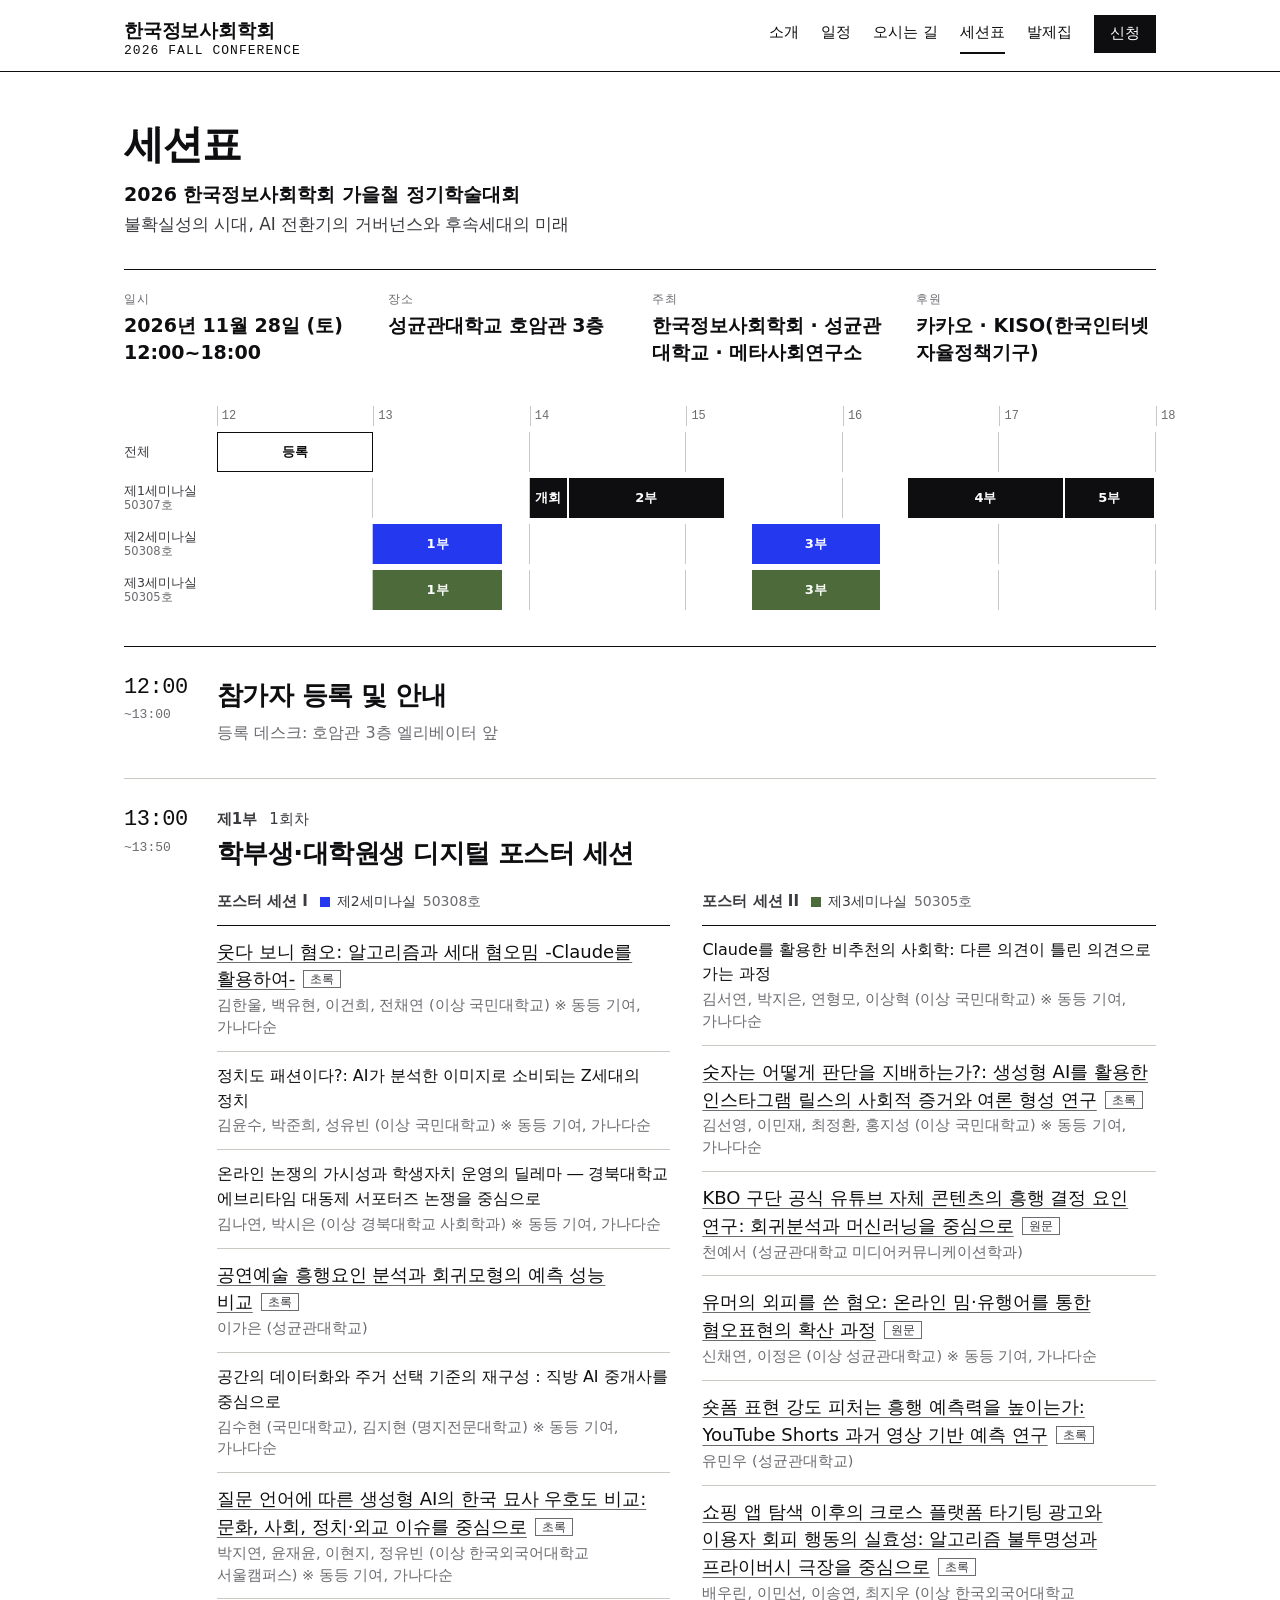
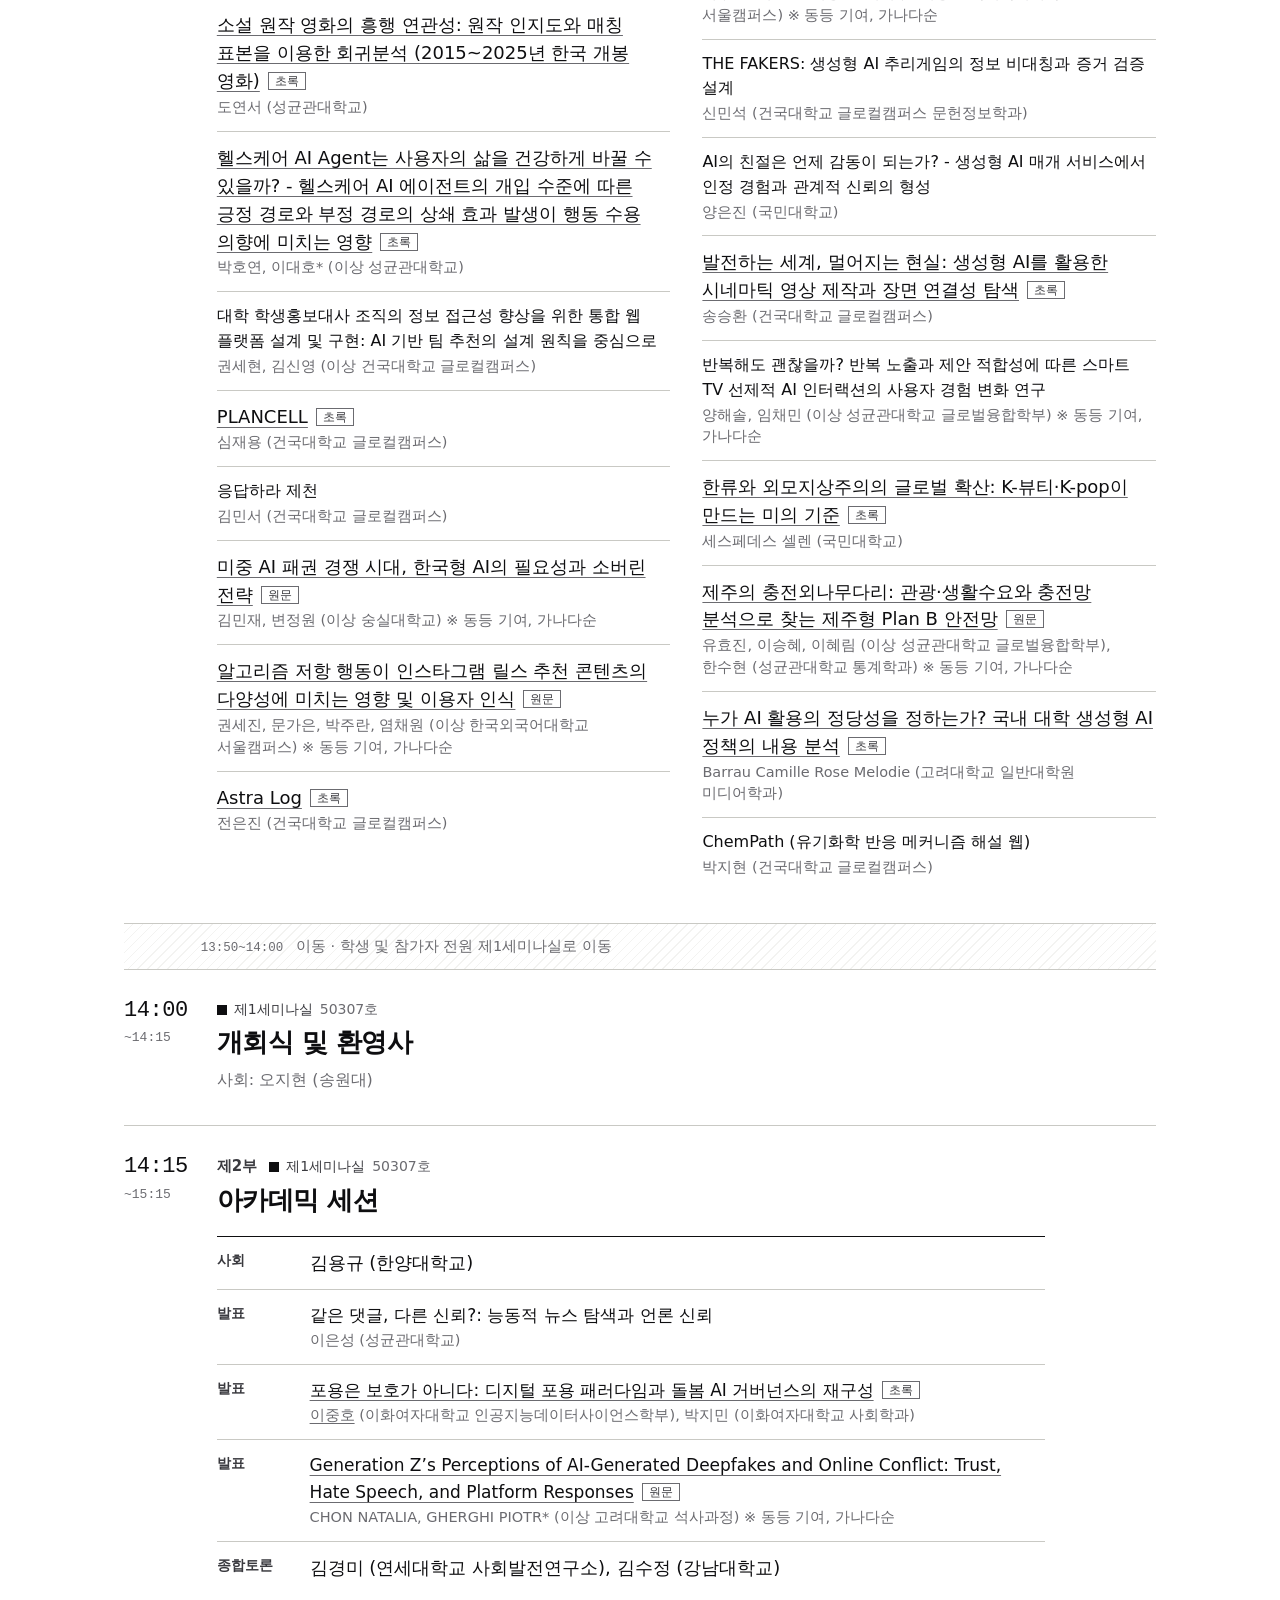
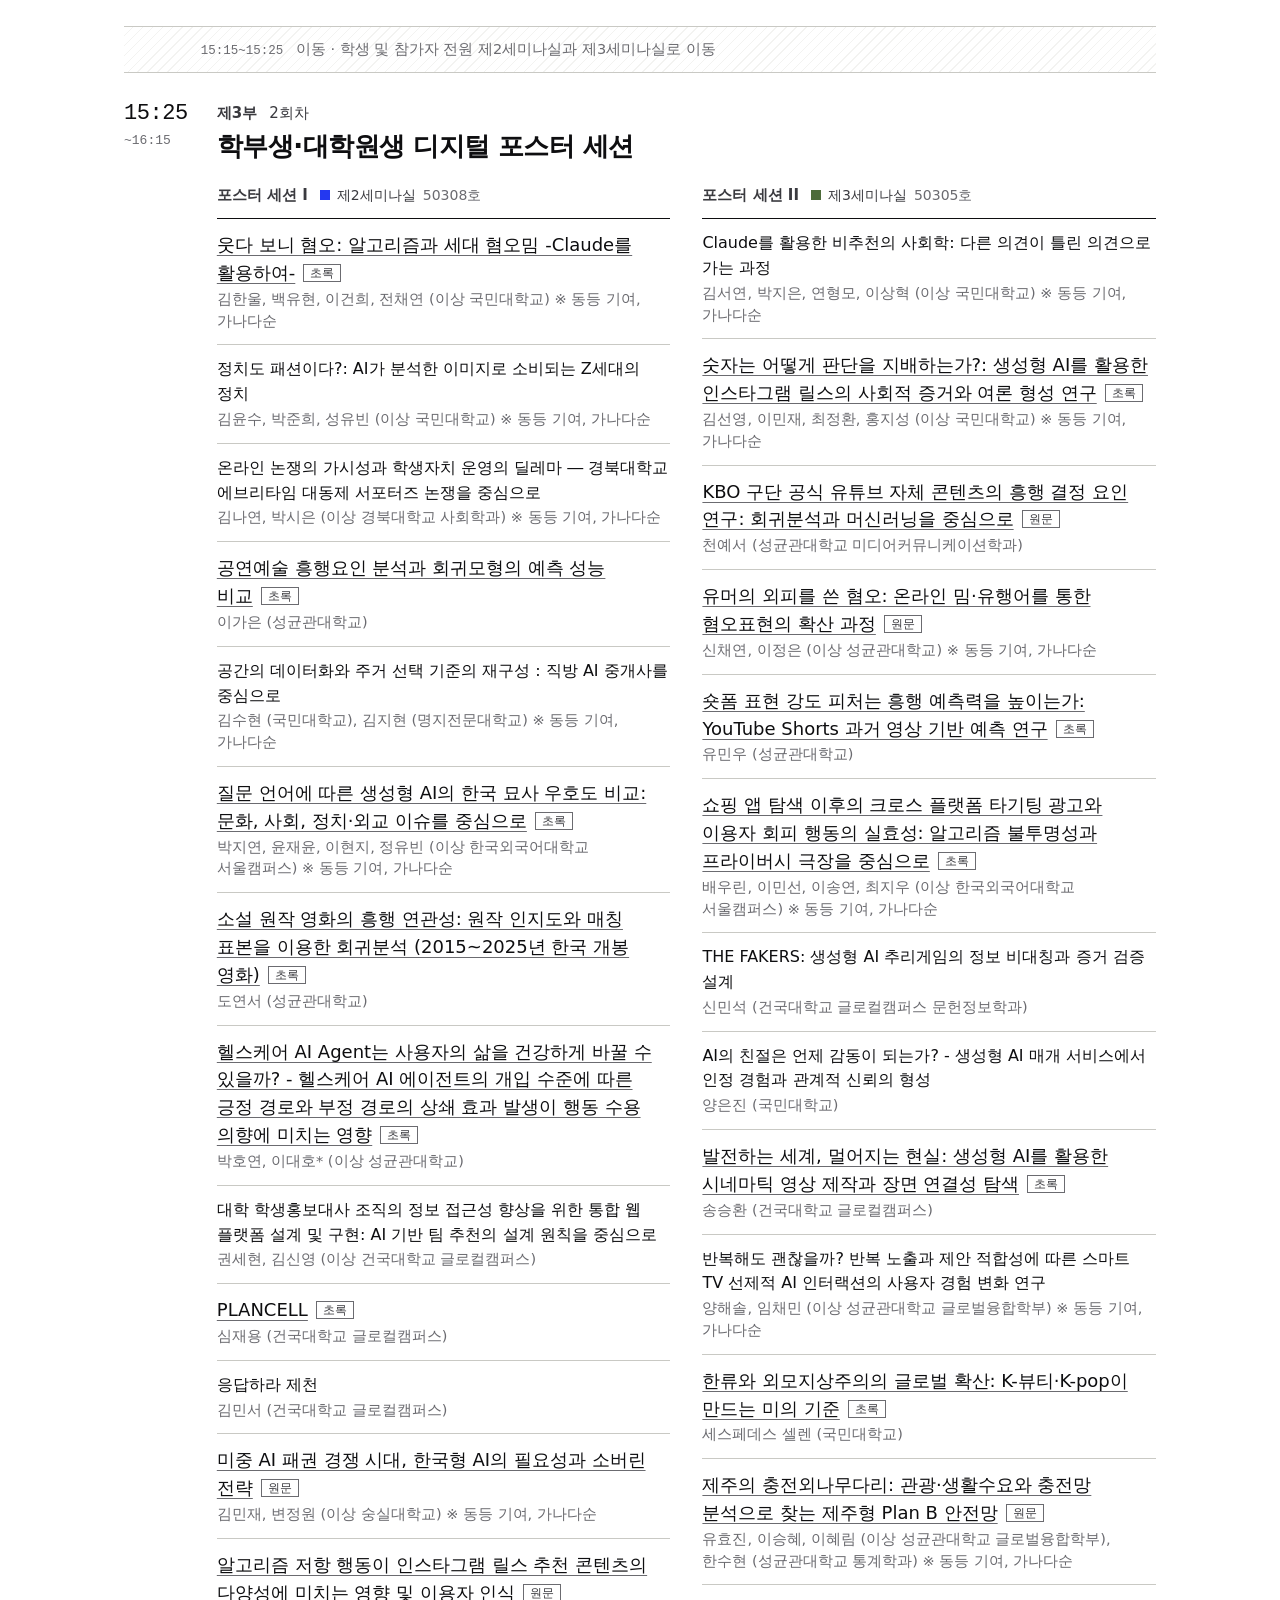
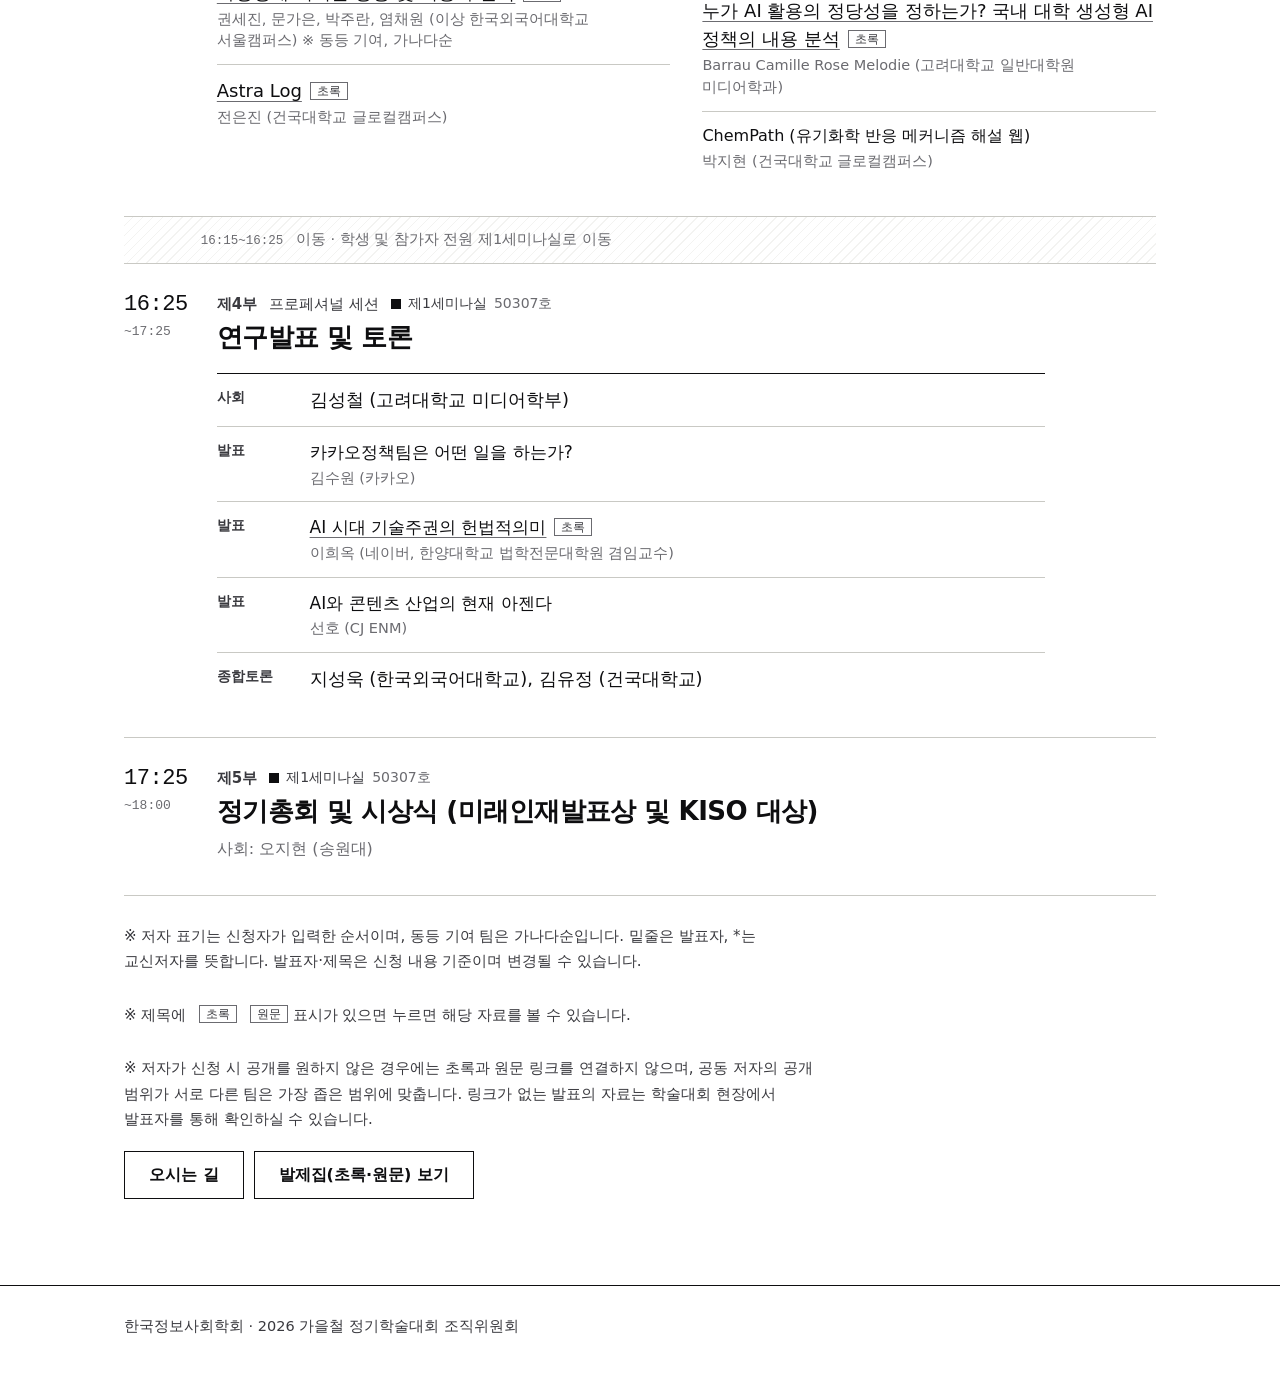
<file: program.html>
<!doctype html>
<html lang="ko">
<head>
<meta charset="utf-8">
<meta name="viewport" content="width=device-width, initial-scale=1">
<title>세션표로 이동 · 2026 한국정보사회학회 가을철 정기학술대회</title>
<meta http-equiv="refresh" content="0; url=sessions.html">
<link rel="canonical" href="sessions.html">
</head>
<body>
<p>프로그램은 <a href="sessions.html">세션표</a>로 통합되었습니다.</p>
</body>
</html>
</file>
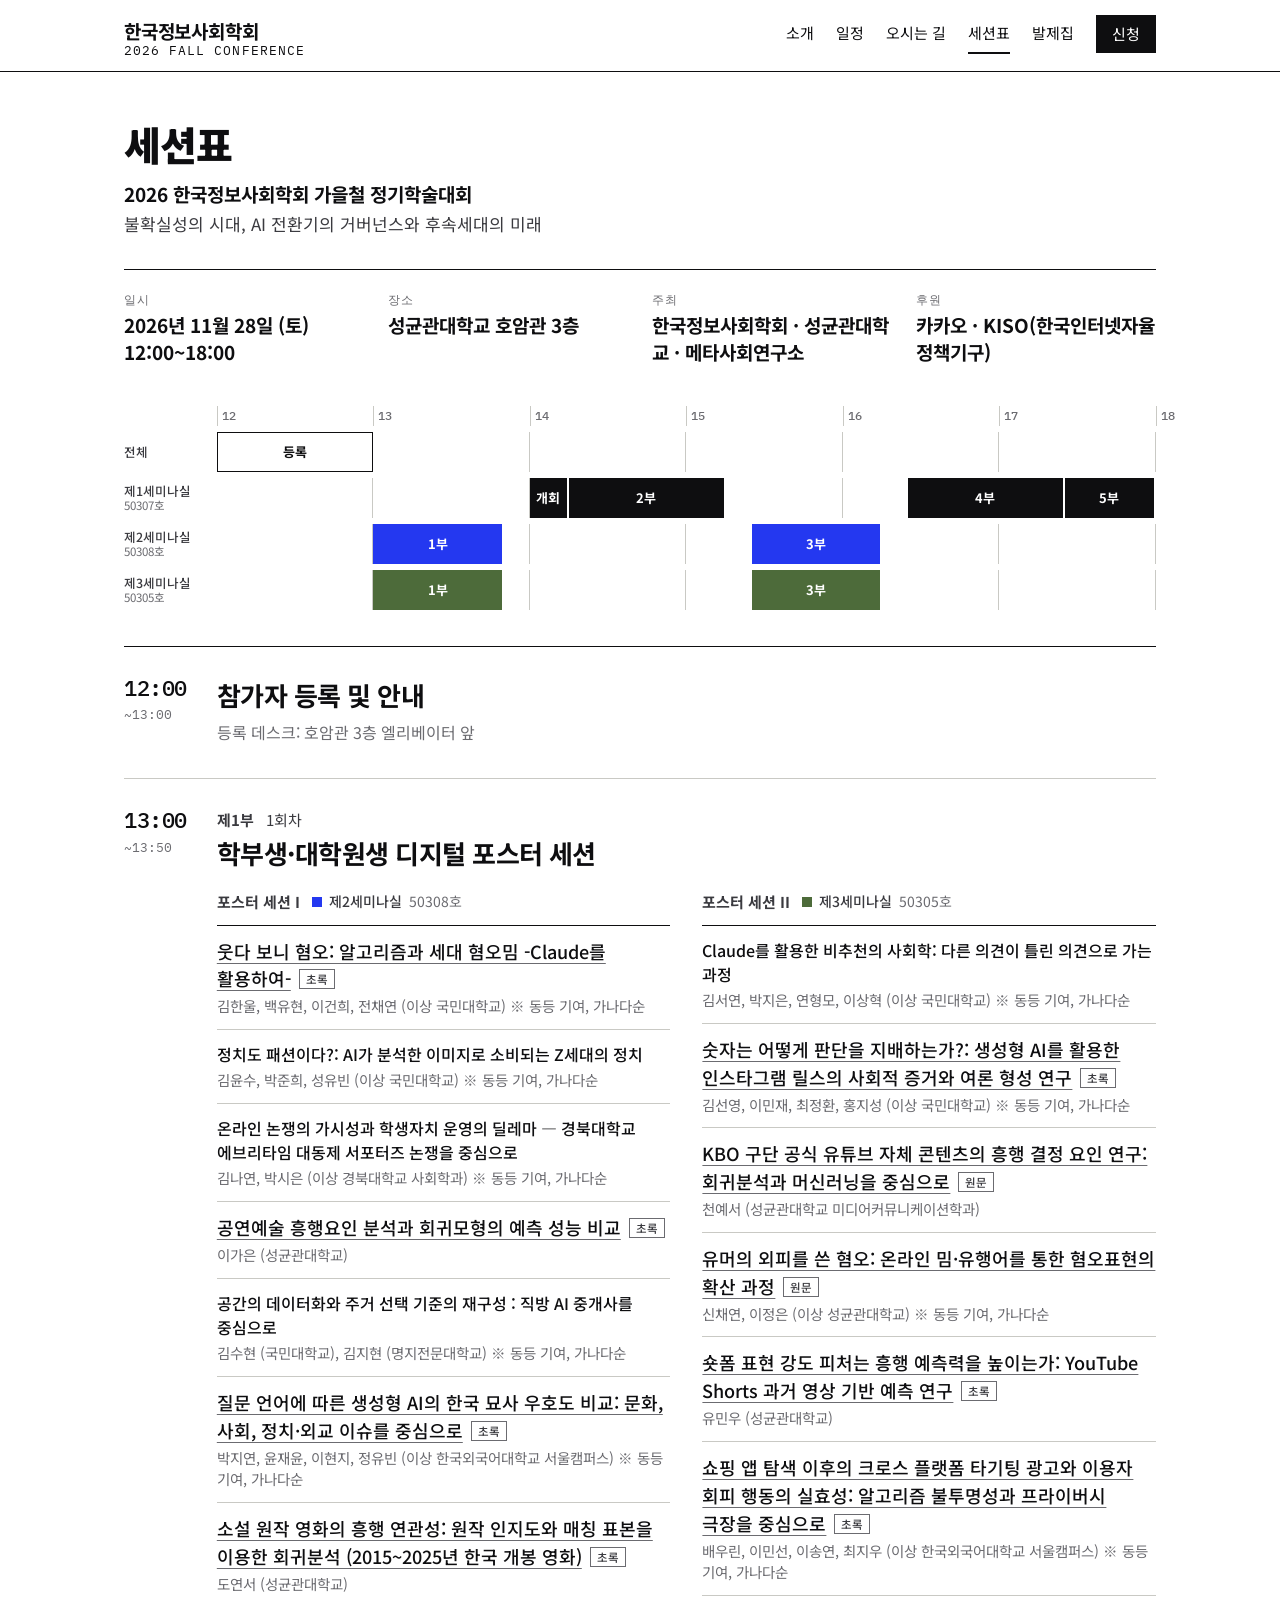
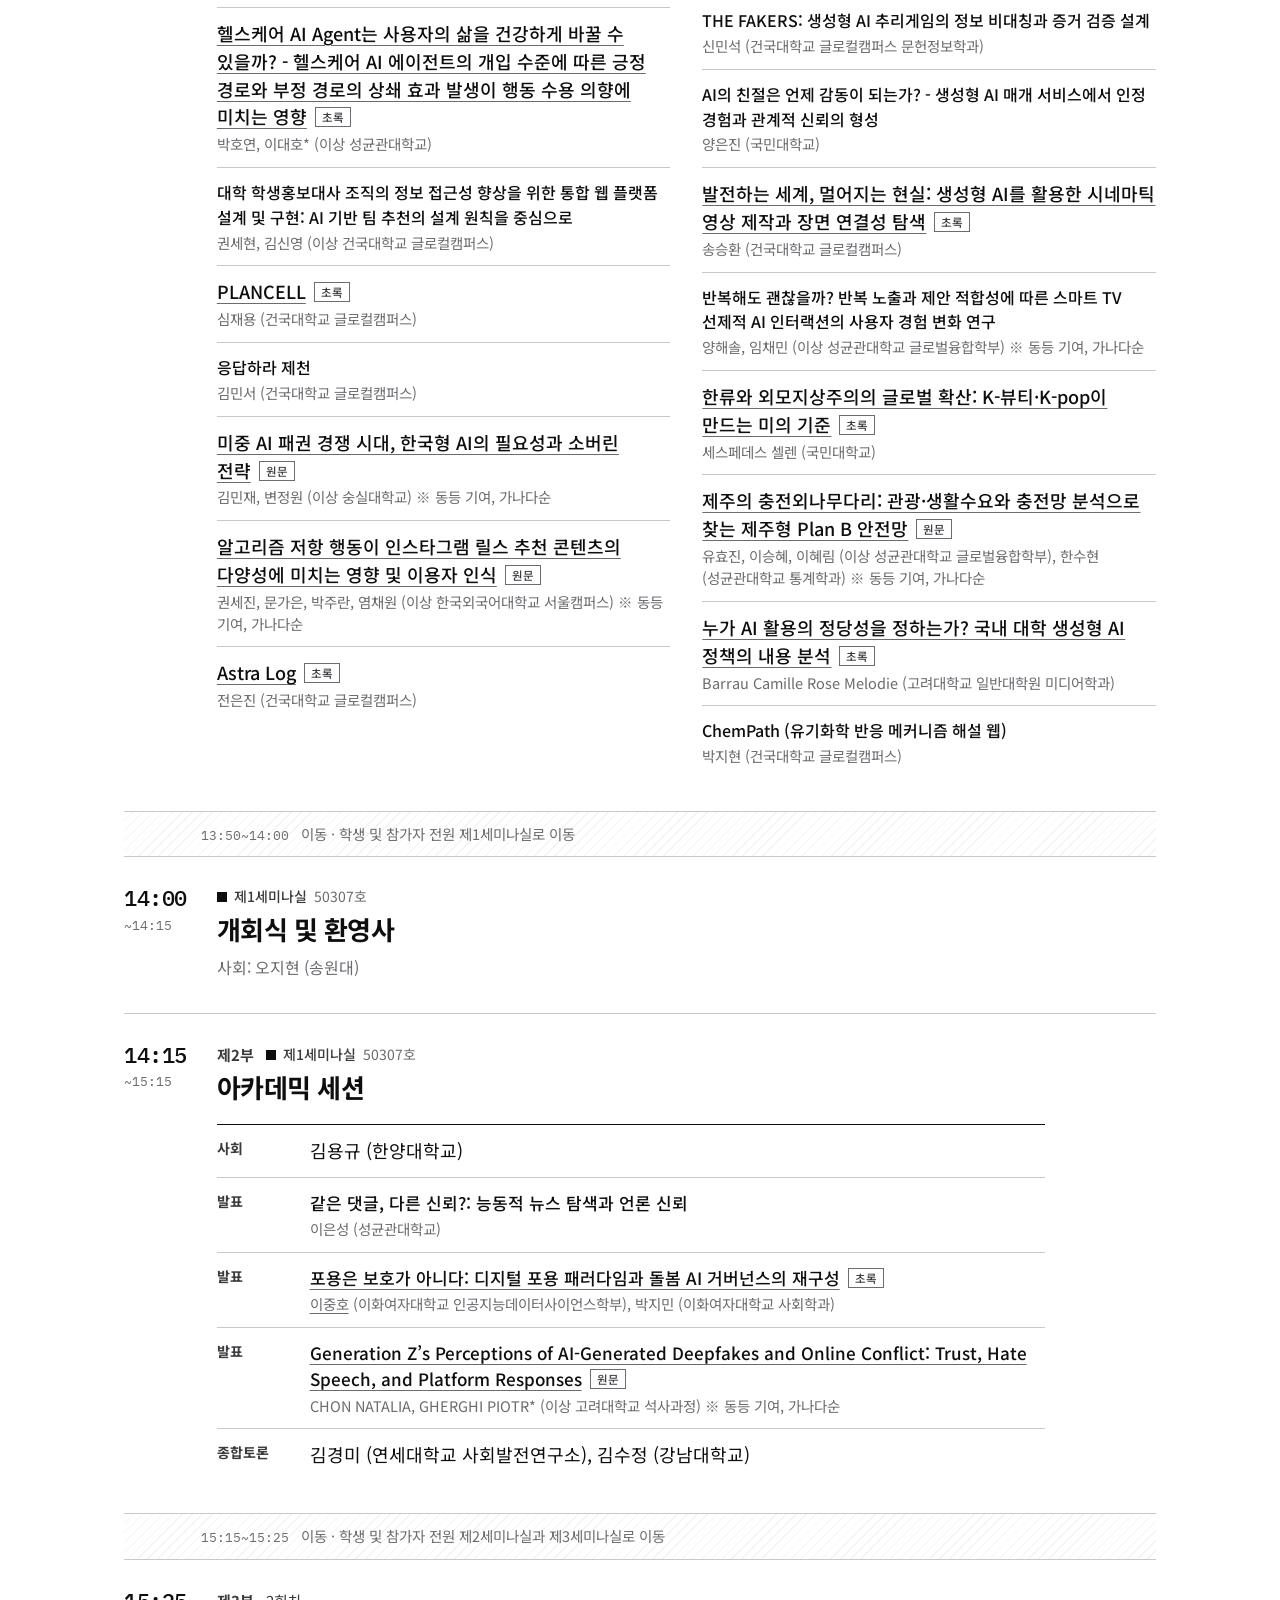
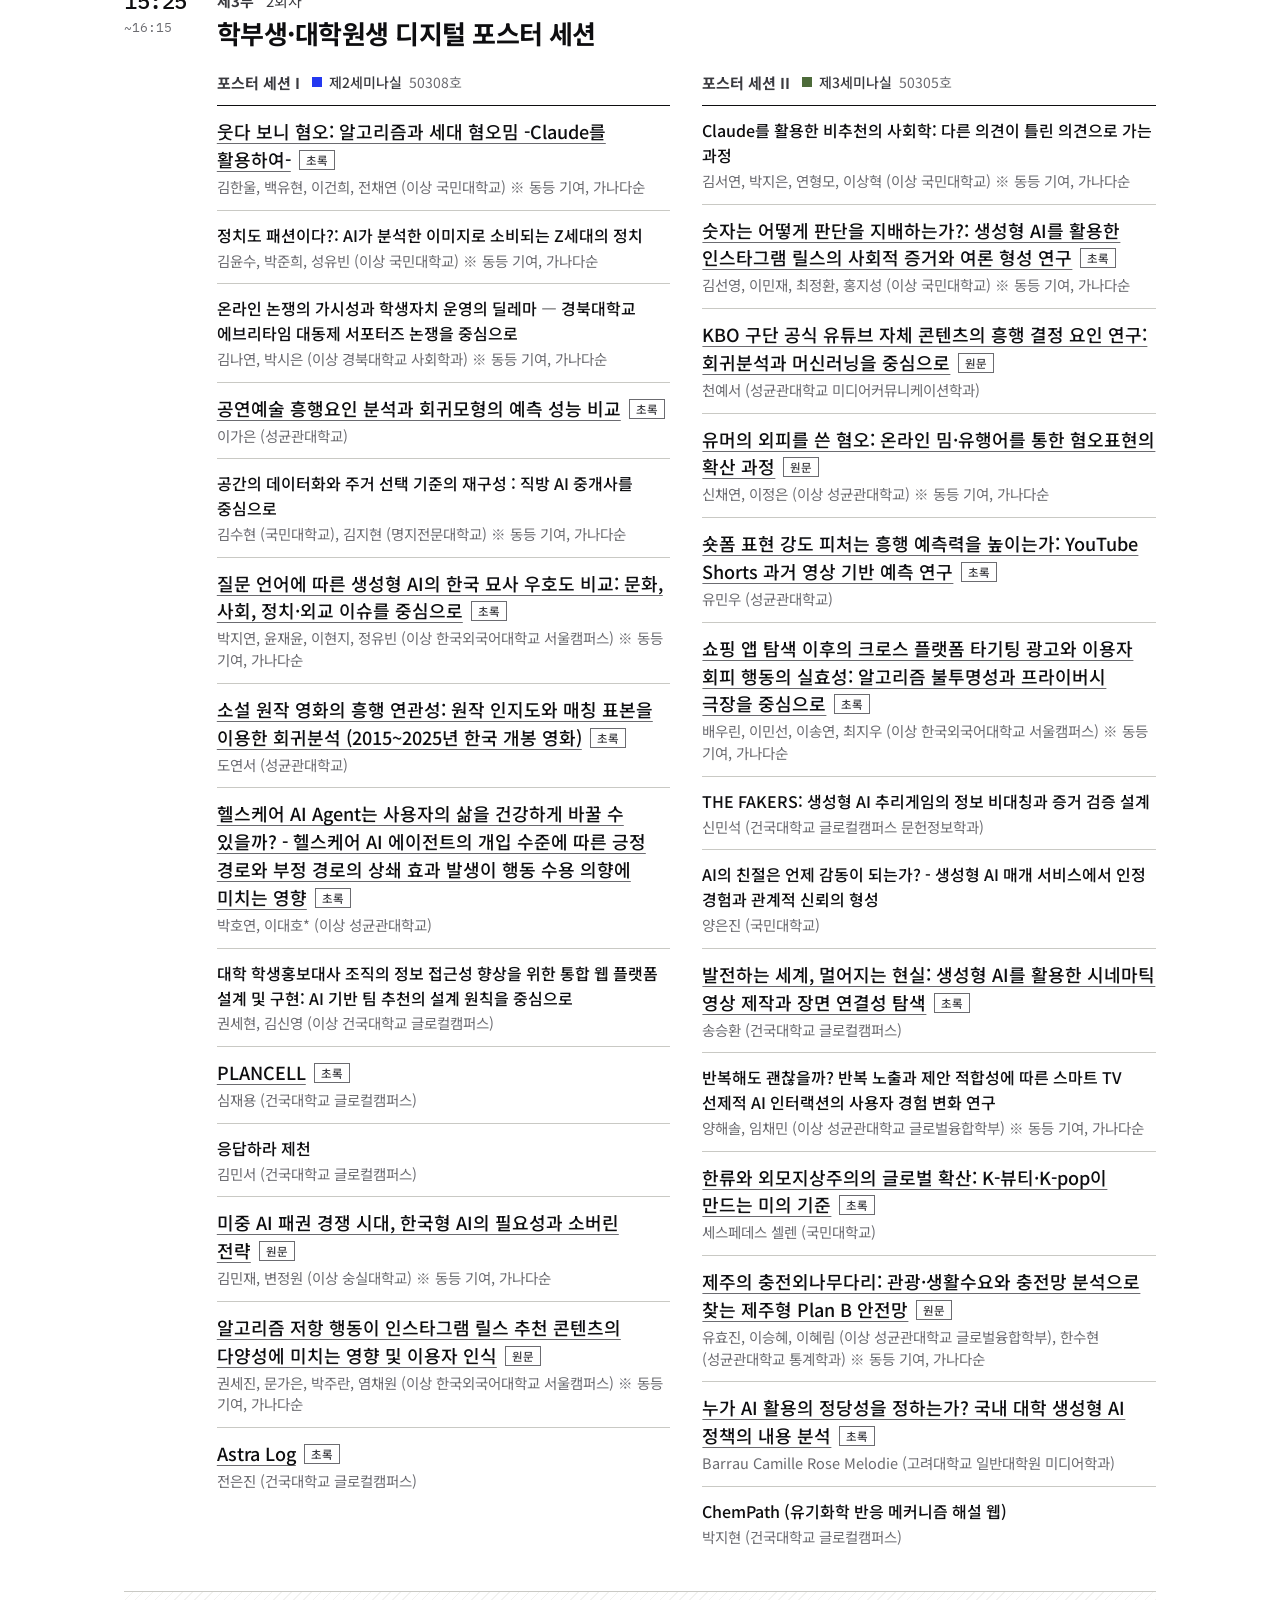
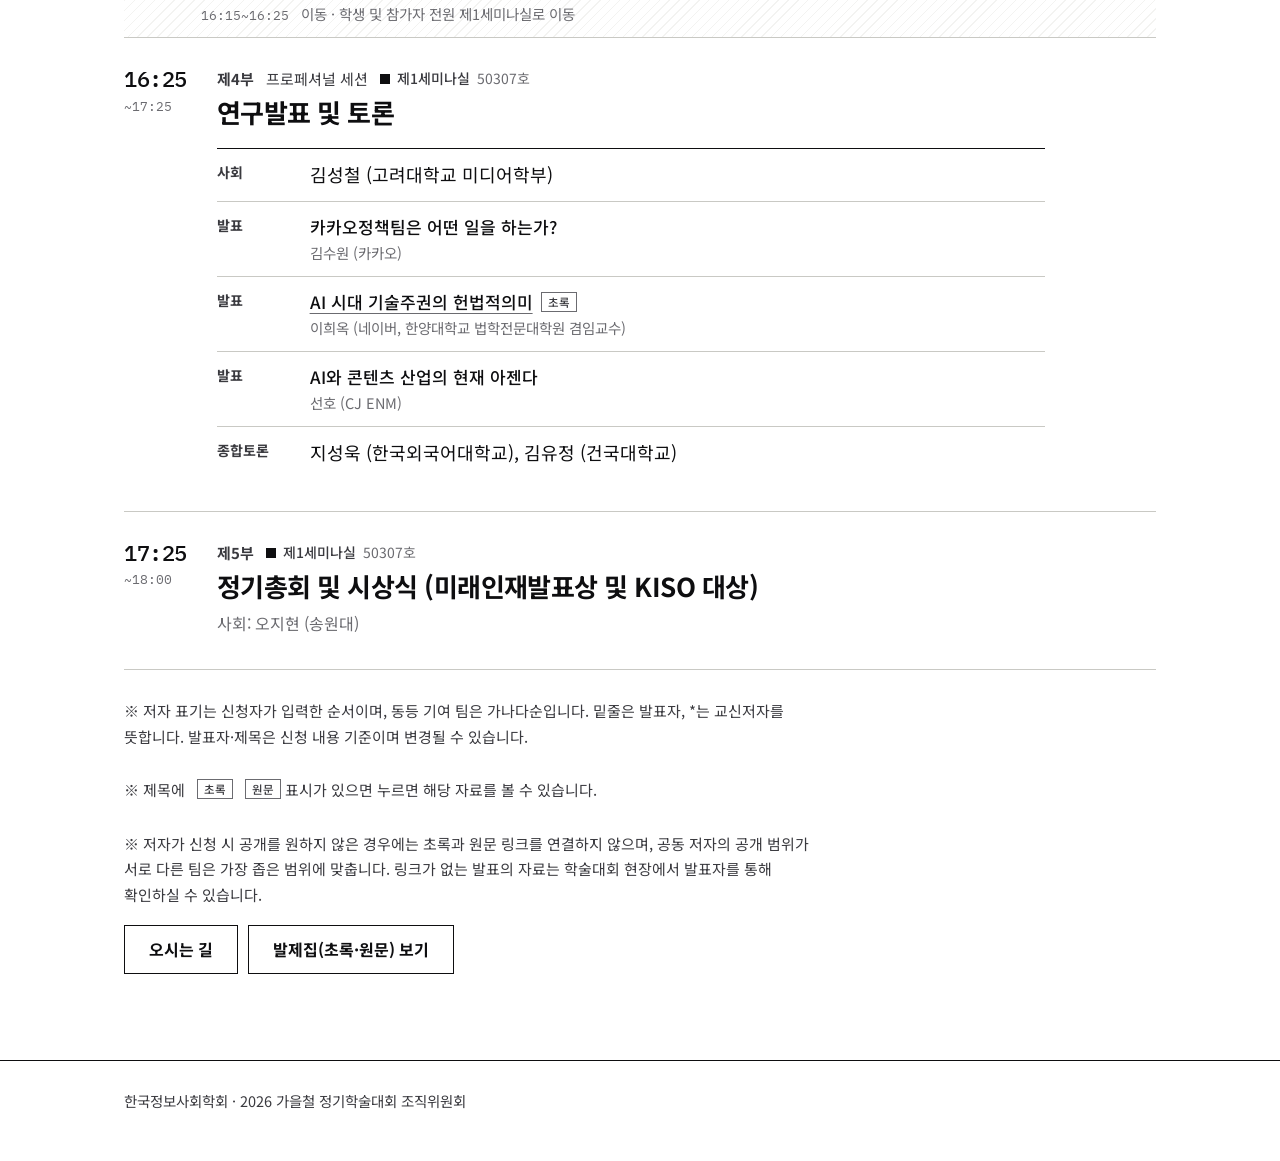
<file: sessions.html>
<!doctype html>
<html lang="ko">
<head>
<meta charset="utf-8">
<meta name="viewport" content="width=device-width, initial-scale=1">
<title>세션표 · 2026 한국정보사회학회 가을철 정기학술대회</title>
<meta name="description" content="2026년 11월 28일 (토) 12:00~18:00 성균관대학교 호암관 3층 세션표">
<link rel="preconnect" href="https://fonts.googleapis.com">
<link rel="preconnect" href="https://fonts.gstatic.com" crossorigin>
<link href="https://fonts.googleapis.com/css2?family=Noto+Sans+KR:wght@400;500;700;900&family=IBM+Plex+Mono:wght@400;500&display=swap" rel="stylesheet">
<link rel="stylesheet" href="css/style.css">
<link rel="stylesheet" href="css/sessions.css">
</head>
<body>
<a class="skip" href="#main">본문으로 건너뛰기</a>
<header class="site-header">
  <div class="wrap bar">
    <a class="brand" href="index.html"><strong>한국정보사회학회</strong><span class="mono">2026 FALL CONFERENCE</span></a>
    <nav class="nav" aria-label="주요 메뉴">
      <a href="index.html#about">소개</a>
      <a href="index.html#schedule">일정</a>
      <a href="index.html#venue">오시는 길</a>
      <a href="sessions.html" aria-current="page">세션표</a>
      <a href="proceedings.html">발제집</a>
      <a class="cta" href="apply.html">신청</a>
    </nav>
  </div>
</header>

<main id="main">
<div class="wrap sess">
  <h1>세션표</h1>
  <p class="lead">2026 한국정보사회학회 가을철 정기학술대회<br><span class="theme">불확실성의 시대, AI 전환기의 거버넌스와 후속세대의 미래</span></p>
  <dl class="facts">
    <div><dt>일시</dt><dd>2026년 11월 28일 (토) 12:00~18:00</dd></div>
    <div><dt>장소</dt><dd>성균관대학교 호암관 3층</dd></div>
    <div><dt>주최</dt><dd>한국정보사회학회 · 성균관대학교 · 메타사회연구소</dd></div>
    <div><dt>후원</dt><dd>카카오 · KISO(한국인터넷자율정책기구)</dd></div>
  </dl>
  <figure class="day" aria-label="하루 일정 한눈에 보기" style="--n:6.0000">
<div class="axis-label"></div><div class="axis" aria-hidden="true"><i class="tick" style="left:0.000%"><b>12</b></i><i class="tick" style="left:16.667%"><b>13</b></i><i class="tick" style="left:33.333%"><b>14</b></i><i class="tick" style="left:50.000%"><b>15</b></i><i class="tick" style="left:66.667%"><b>16</b></i><i class="tick" style="left:83.333%"><b>17</b></i><i class="tick" style="left:100.000%"><b>18</b></i></div>
<div class="lane-label r0">전체</div><div class="lane"><a class="seg r0" href="#reg" style="left:0.000%;width:16.667%" aria-label="등록 12:00~13:00"><span>등록</span></a></div><div class="lane-label r1">제1세미나실<small>50307호</small></div><div class="lane"><a class="seg r1 narrow" href="#p0" style="left:33.333%;width:4.167%" aria-label="개회 14:00~14:15"><span>개회</span></a><a class="seg r1" href="#p2" style="left:37.500%;width:16.667%" aria-label="2부 14:15~15:15"><span>2부</span></a><a class="seg r1" href="#p4" style="left:73.611%;width:16.667%" aria-label="4부 16:25~17:25"><span>4부</span></a><a class="seg r1" href="#p5" style="left:90.278%;width:9.722%" aria-label="5부 17:25~18:00"><span>5부</span></a></div><div class="lane-label r2">제2세미나실<small>50308호</small></div><div class="lane"><a class="seg r2" href="#p1" style="left:16.667%;width:13.889%" aria-label="1부 13:00~13:50"><span>1부</span></a><a class="seg r2" href="#p3" style="left:56.944%;width:13.889%" aria-label="3부 15:25~16:15"><span>3부</span></a></div>
<div class="lane-label r3">제3세미나실<small>50305호</small></div><div class="lane"><a class="seg r3" href="#p1" style="left:16.667%;width:13.889%" aria-label="1부 13:00~13:50"><span>1부</span></a><a class="seg r3" href="#p3" style="left:56.944%;width:13.889%" aria-label="3부 15:25~16:15"><span>3부</span></a></div>
</figure>
  <div class="slots">
<article class="slot" id="reg"><div class="when"><time>12:00</time><span>13:00</span></div><div class="body"><h2>참가자 등록 및 안내</h2><p class="muted">등록 데스크: 호암관 3층 엘리베이터 앞</p></div></article>
<article class="slot" id="p1"><div class="when"><time>13:00</time><span>13:50</span></div><div class="body">
<p class="part">제1부 <span class="kind">1회차</span></p><h2>학부생·대학원생 디지털 포스터 세션</h2>
<div class="pcols"><section class="pgroup"><h3>포스터 세션 I <span class="room r2"><i></i>제2세미나실 <em>50308호</em></span></h3><ul class="posters"><li><a class="tl" href="abstracts.html#a-U-002">웃다 보니 혐오: 알고리즘과 세대 혐오밈 -Claude를 활용하여-</a><i class="ltag">초록</i><small>김한울, 백유현, 이건희, 전채연 (이상 국민대학교) ※ 동등 기여, 가나다순</small></li><li><span>정치도 패션이다?: AI가 분석한 이미지로 소비되는 Z세대의 정치</span><small>김윤수, 박준희, 성유빈 (이상 국민대학교) ※ 동등 기여, 가나다순</small></li><li><span>온라인 논쟁의 가시성과 학생자치 운영의 딜레마 ― 경북대학교 에브리타임 대동제 서포터즈 논쟁을 중심으로</span><small>김나연, 박시은 (이상 경북대학교 사회학과) ※ 동등 기여, 가나다순</small></li><li><a class="tl" href="abstracts.html#a-U-007">공연예술 흥행요인 분석과 회귀모형의 예측 성능 비교</a><i class="ltag">초록</i><small>이가은 (성균관대학교)</small></li><li><span>공간의 데이터화와 주거 선택 기준의 재구성 : 직방 AI 중개사를 중심으로</span><small>김수현 (국민대학교), 김지현 (명지전문대학교) ※ 동등 기여, 가나다순</small></li><li><a class="tl" href="abstracts.html#a-U-019">질문 언어에 따른 생성형 AI의 한국 묘사 우호도 비교: 문화, 사회, 정치·외교 이슈를 중심으로</a><i class="ltag">초록</i><small>박지연, 윤재윤, 이현지, 정유빈 (이상 한국외국어대학교 서울캠퍼스) ※ 동등 기여, 가나다순</small></li><li><a class="tl" href="abstracts.html#a-U-020">소설 원작 영화의 흥행 연관성: 원작 인지도와 매칭 표본을 이용한 회귀분석 (2015~2025년 한국 개봉 영화)</a><i class="ltag">초록</i><small>도연서 (성균관대학교)</small></li><li><a class="tl" href="abstracts.html#a-U-022">헬스케어 AI Agent는 사용자의 삶을 건강하게 바꿀 수 있을까? - 헬스케어 AI 에이전트의 개입 수준에 따른 긍정 경로와 부정 경로의 상쇄 효과 발생이 행동 수용 의향에 미치는 영향</a><i class="ltag">초록</i><small>박호연, 이대호* (이상 성균관대학교)</small></li><li><span>대학 학생홍보대사 조직의 정보 접근성 향상을 위한 통합 웹 플랫폼 설계 및 구현: AI 기반 팀 추천의 설계 원칙을 중심으로</span><small>권세현, 김신영 (이상 건국대학교 글로컬캠퍼스)</small></li><li><a class="tl" href="abstracts.html#a-U-026">PLANCELL</a><i class="ltag">초록</i><small>심재용 (건국대학교 글로컬캠퍼스)</small></li><li><span>응답하라 제천</span><small>김민서 (건국대학교 글로컬캠퍼스)</small></li><li><a class="tl" href="papers/U-033.pdf" target="_blank" rel="noopener">미중 AI 패권 경쟁 시대, 한국형 AI의 필요성과 소버린 전략</a><i class="ltag">원문</i><small>김민재, 변정원 (이상 숭실대학교) ※ 동등 기여, 가나다순</small></li><li><a class="tl" href="papers/P-007.pdf" target="_blank" rel="noopener">알고리즘 저항 행동이 인스타그램 릴스 추천 콘텐츠의 다양성에 미치는 영향 및 이용자 인식</a><i class="ltag">원문</i><small>권세진, 문가은, 박주란, 염채원 (이상 한국외국어대학교 서울캠퍼스) ※ 동등 기여, 가나다순</small></li><li><a class="tl" href="abstracts.html#a-U-035">Astra Log</a><i class="ltag">초록</i><small>전은진 (건국대학교 글로컬캠퍼스)</small></li></ul></section><section class="pgroup"><h3>포스터 세션 II <span class="room r3"><i></i>제3세미나실 <em>50305호</em></span></h3><ul class="posters"><li><span>Claude를 활용한 비추천의 사회학: 다른 의견이 틀린 의견으로 가는 과정</span><small>김서연, 박지은, 연형모, 이상혁 (이상 국민대학교) ※ 동등 기여, 가나다순</small></li><li><a class="tl" href="abstracts.html#a-U-018">숫자는 어떻게 판단을 지배하는가?: 생성형 AI를 활용한 인스타그램 릴스의 사회적 증거와 여론 형성 연구</a><i class="ltag">초록</i><small>김선영, 이민재, 최정환, 홍지성 (이상 국민대학교) ※ 동등 기여, 가나다순</small></li><li><a class="tl" href="papers/U-010.pdf" target="_blank" rel="noopener">KBO 구단 공식 유튜브 자체 콘텐츠의 흥행 결정 요인 연구: 회귀분석과 머신러닝을 중심으로</a><i class="ltag">원문</i><small>천예서 (성균관대학교 미디어커뮤니케이션학과)</small></li><li><a class="tl" href="papers/P-002.pdf" target="_blank" rel="noopener">유머의 외피를 쓴 혐오: 온라인 밈·유행어를 통한 혐오표현의 확산 과정</a><i class="ltag">원문</i><small>신채연, 이정은 (이상 성균관대학교) ※ 동등 기여, 가나다순</small></li><li><a class="tl" href="abstracts.html#a-U-021">숏폼 표현 강도 피처는 흥행 예측력을 높이는가: YouTube Shorts 과거 영상 기반 예측 연구</a><i class="ltag">초록</i><small>유민우 (성균관대학교)</small></li><li><a class="tl" href="abstracts.html#a-U-023">쇼핑 앱 탐색 이후의 크로스 플랫폼 타기팅 광고와 이용자 회피 행동의 실효성: 알고리즘 불투명성과 프라이버시 극장을 중심으로</a><i class="ltag">초록</i><small>배우린, 이민선, 이송연, 최지우 (이상 한국외국어대학교 서울캠퍼스) ※ 동등 기여, 가나다순</small></li><li><span>THE FAKERS: 생성형 AI 추리게임의 정보 비대칭과 증거 검증 설계</span><small>신민석 (건국대학교 글로컬캠퍼스 문헌정보학과)</small></li><li><span>AI의 친절은 언제 감동이 되는가? - 생성형 AI 매개 서비스에서 인정 경험과 관계적 신뢰의 형성</span><small>양은진 (국민대학교)</small></li><li><a class="tl" href="abstracts.html#a-U-029">발전하는 세계, 멀어지는 현실: 생성형 AI를 활용한 시네마틱 영상 제작과 장면 연결성 탐색</a><i class="ltag">초록</i><small>송승환 (건국대학교 글로컬캠퍼스)</small></li><li><span>반복해도 괜찮을까? 반복 노출과 제안 적합성에 따른 스마트 TV 선제적 AI 인터랙션의 사용자 경험 변화 연구</span><small>양해솔, 임채민 (이상 성균관대학교 글로벌융합학부) ※ 동등 기여, 가나다순</small></li><li><a class="tl" href="abstracts.html#a-U-032">한류와 외모지상주의의 글로벌 확산: K-뷰티·K-pop이 만드는 미의 기준</a><i class="ltag">초록</i><small>세스페데스 셀렌 (국민대학교)</small></li><li><a class="tl" href="papers/U-034.pdf" target="_blank" rel="noopener">제주의 충전외나무다리: 관광·생활수요와 충전망 분석으로 찾는 제주형 Plan B 안전망</a><i class="ltag">원문</i><small>유효진, 이승혜, 이혜림 (이상 성균관대학교 글로벌융합학부), 한수현 (성균관대학교 통계학과) ※ 동등 기여, 가나다순</small></li><li><a class="tl" href="abstracts.html#a-P-006">누가 AI 활용의 정당성을 정하는가? 국내 대학 생성형 AI 정책의 내용 분석</a><i class="ltag">초록</i><small>Barrau Camille Rose Melodie (고려대학교 일반대학원 미디어학과)</small></li><li><span>ChemPath (유기화학 반응 메커니즘 해설 웹)</span><small>박지현 (건국대학교 글로컬캠퍼스)</small></li></ul></section></div></div></article>
<div class="move" role="separator"><span>13:50~14:00</span> 이동 · 학생 및 참가자 전원 제1세미나실로 이동</div>
<article class="slot" id="p0"><div class="when"><time>14:00</time><span>14:15</span></div><div class="body"><p class="part"> <span class="room r1"><i></i>제1세미나실 <em>50307호</em></span></p><h2>개회식 및 환영사</h2><p class="muted">사회: 오지현 (송원대)</p></div></article>
<article class="slot" id="p2"><div class="when"><time>14:15</time><span>15:15</span></div><div class="body"><p class="part">제2부  <span class="room r1"><i></i>제1세미나실 <em>50307호</em></span></p><h2>아카데믹 세션</h2><div class="rl"><span class="role">사회</span><span>김용규 (한양대학교)</span></div><div class="rl talk"><span class="role">발표</span><span><b>같은 댓글, 다른 신뢰?: 능동적 뉴스 탐색과 언론 신뢰</b><small>이은성 (성균관대학교)</small></span></div><div class="rl talk"><span class="role">발표</span><span><b><a class="tl" href="abstracts.html#a-P-005">포용은 보호가 아니다: 디지털 포용 패러다임과 돌봄 AI 거버넌스의 재구성</a><i class="ltag">초록</i></b><small><u>이중호</u> (이화여자대학교 인공지능데이터사이언스학부), 박지민 (이화여자대학교 사회학과)</small></span></div><div class="rl talk"><span class="role">발표</span><span><b><a class="tl" href="papers/P-003.pdf" target="_blank" rel="noopener">Generation Z’s Perceptions of AI-Generated Deepfakes and Online Conflict: Trust, Hate Speech, and Platform Responses</a><i class="ltag">원문</i></b><small>CHON NATALIA, GHERGHI PIOTR* (이상 고려대학교 석사과정) ※ 동등 기여, 가나다순</small></span></div><div class="rl"><span class="role">종합토론</span><span>김경미 (연세대학교 사회발전연구소), 김수정 (강남대학교)</span></div></div></article>
<div class="move" role="separator"><span>15:15~15:25</span> 이동 · 학생 및 참가자 전원 제2세미나실과 제3세미나실로 이동</div>
<article class="slot" id="p3"><div class="when"><time>15:25</time><span>16:15</span></div><div class="body">
<p class="part">제3부 <span class="kind">2회차</span></p><h2>학부생·대학원생 디지털 포스터 세션</h2>
<div class="pcols"><section class="pgroup"><h3>포스터 세션 I <span class="room r2"><i></i>제2세미나실 <em>50308호</em></span></h3><ul class="posters"><li><a class="tl" href="abstracts.html#a-U-002">웃다 보니 혐오: 알고리즘과 세대 혐오밈 -Claude를 활용하여-</a><i class="ltag">초록</i><small>김한울, 백유현, 이건희, 전채연 (이상 국민대학교) ※ 동등 기여, 가나다순</small></li><li><span>정치도 패션이다?: AI가 분석한 이미지로 소비되는 Z세대의 정치</span><small>김윤수, 박준희, 성유빈 (이상 국민대학교) ※ 동등 기여, 가나다순</small></li><li><span>온라인 논쟁의 가시성과 학생자치 운영의 딜레마 ― 경북대학교 에브리타임 대동제 서포터즈 논쟁을 중심으로</span><small>김나연, 박시은 (이상 경북대학교 사회학과) ※ 동등 기여, 가나다순</small></li><li><a class="tl" href="abstracts.html#a-U-007">공연예술 흥행요인 분석과 회귀모형의 예측 성능 비교</a><i class="ltag">초록</i><small>이가은 (성균관대학교)</small></li><li><span>공간의 데이터화와 주거 선택 기준의 재구성 : 직방 AI 중개사를 중심으로</span><small>김수현 (국민대학교), 김지현 (명지전문대학교) ※ 동등 기여, 가나다순</small></li><li><a class="tl" href="abstracts.html#a-U-019">질문 언어에 따른 생성형 AI의 한국 묘사 우호도 비교: 문화, 사회, 정치·외교 이슈를 중심으로</a><i class="ltag">초록</i><small>박지연, 윤재윤, 이현지, 정유빈 (이상 한국외국어대학교 서울캠퍼스) ※ 동등 기여, 가나다순</small></li><li><a class="tl" href="abstracts.html#a-U-020">소설 원작 영화의 흥행 연관성: 원작 인지도와 매칭 표본을 이용한 회귀분석 (2015~2025년 한국 개봉 영화)</a><i class="ltag">초록</i><small>도연서 (성균관대학교)</small></li><li><a class="tl" href="abstracts.html#a-U-022">헬스케어 AI Agent는 사용자의 삶을 건강하게 바꿀 수 있을까? - 헬스케어 AI 에이전트의 개입 수준에 따른 긍정 경로와 부정 경로의 상쇄 효과 발생이 행동 수용 의향에 미치는 영향</a><i class="ltag">초록</i><small>박호연, 이대호* (이상 성균관대학교)</small></li><li><span>대학 학생홍보대사 조직의 정보 접근성 향상을 위한 통합 웹 플랫폼 설계 및 구현: AI 기반 팀 추천의 설계 원칙을 중심으로</span><small>권세현, 김신영 (이상 건국대학교 글로컬캠퍼스)</small></li><li><a class="tl" href="abstracts.html#a-U-026">PLANCELL</a><i class="ltag">초록</i><small>심재용 (건국대학교 글로컬캠퍼스)</small></li><li><span>응답하라 제천</span><small>김민서 (건국대학교 글로컬캠퍼스)</small></li><li><a class="tl" href="papers/U-033.pdf" target="_blank" rel="noopener">미중 AI 패권 경쟁 시대, 한국형 AI의 필요성과 소버린 전략</a><i class="ltag">원문</i><small>김민재, 변정원 (이상 숭실대학교) ※ 동등 기여, 가나다순</small></li><li><a class="tl" href="papers/P-007.pdf" target="_blank" rel="noopener">알고리즘 저항 행동이 인스타그램 릴스 추천 콘텐츠의 다양성에 미치는 영향 및 이용자 인식</a><i class="ltag">원문</i><small>권세진, 문가은, 박주란, 염채원 (이상 한국외국어대학교 서울캠퍼스) ※ 동등 기여, 가나다순</small></li><li><a class="tl" href="abstracts.html#a-U-035">Astra Log</a><i class="ltag">초록</i><small>전은진 (건국대학교 글로컬캠퍼스)</small></li></ul></section><section class="pgroup"><h3>포스터 세션 II <span class="room r3"><i></i>제3세미나실 <em>50305호</em></span></h3><ul class="posters"><li><span>Claude를 활용한 비추천의 사회학: 다른 의견이 틀린 의견으로 가는 과정</span><small>김서연, 박지은, 연형모, 이상혁 (이상 국민대학교) ※ 동등 기여, 가나다순</small></li><li><a class="tl" href="abstracts.html#a-U-018">숫자는 어떻게 판단을 지배하는가?: 생성형 AI를 활용한 인스타그램 릴스의 사회적 증거와 여론 형성 연구</a><i class="ltag">초록</i><small>김선영, 이민재, 최정환, 홍지성 (이상 국민대학교) ※ 동등 기여, 가나다순</small></li><li><a class="tl" href="papers/U-010.pdf" target="_blank" rel="noopener">KBO 구단 공식 유튜브 자체 콘텐츠의 흥행 결정 요인 연구: 회귀분석과 머신러닝을 중심으로</a><i class="ltag">원문</i><small>천예서 (성균관대학교 미디어커뮤니케이션학과)</small></li><li><a class="tl" href="papers/P-002.pdf" target="_blank" rel="noopener">유머의 외피를 쓴 혐오: 온라인 밈·유행어를 통한 혐오표현의 확산 과정</a><i class="ltag">원문</i><small>신채연, 이정은 (이상 성균관대학교) ※ 동등 기여, 가나다순</small></li><li><a class="tl" href="abstracts.html#a-U-021">숏폼 표현 강도 피처는 흥행 예측력을 높이는가: YouTube Shorts 과거 영상 기반 예측 연구</a><i class="ltag">초록</i><small>유민우 (성균관대학교)</small></li><li><a class="tl" href="abstracts.html#a-U-023">쇼핑 앱 탐색 이후의 크로스 플랫폼 타기팅 광고와 이용자 회피 행동의 실효성: 알고리즘 불투명성과 프라이버시 극장을 중심으로</a><i class="ltag">초록</i><small>배우린, 이민선, 이송연, 최지우 (이상 한국외국어대학교 서울캠퍼스) ※ 동등 기여, 가나다순</small></li><li><span>THE FAKERS: 생성형 AI 추리게임의 정보 비대칭과 증거 검증 설계</span><small>신민석 (건국대학교 글로컬캠퍼스 문헌정보학과)</small></li><li><span>AI의 친절은 언제 감동이 되는가? - 생성형 AI 매개 서비스에서 인정 경험과 관계적 신뢰의 형성</span><small>양은진 (국민대학교)</small></li><li><a class="tl" href="abstracts.html#a-U-029">발전하는 세계, 멀어지는 현실: 생성형 AI를 활용한 시네마틱 영상 제작과 장면 연결성 탐색</a><i class="ltag">초록</i><small>송승환 (건국대학교 글로컬캠퍼스)</small></li><li><span>반복해도 괜찮을까? 반복 노출과 제안 적합성에 따른 스마트 TV 선제적 AI 인터랙션의 사용자 경험 변화 연구</span><small>양해솔, 임채민 (이상 성균관대학교 글로벌융합학부) ※ 동등 기여, 가나다순</small></li><li><a class="tl" href="abstracts.html#a-U-032">한류와 외모지상주의의 글로벌 확산: K-뷰티·K-pop이 만드는 미의 기준</a><i class="ltag">초록</i><small>세스페데스 셀렌 (국민대학교)</small></li><li><a class="tl" href="papers/U-034.pdf" target="_blank" rel="noopener">제주의 충전외나무다리: 관광·생활수요와 충전망 분석으로 찾는 제주형 Plan B 안전망</a><i class="ltag">원문</i><small>유효진, 이승혜, 이혜림 (이상 성균관대학교 글로벌융합학부), 한수현 (성균관대학교 통계학과) ※ 동등 기여, 가나다순</small></li><li><a class="tl" href="abstracts.html#a-P-006">누가 AI 활용의 정당성을 정하는가? 국내 대학 생성형 AI 정책의 내용 분석</a><i class="ltag">초록</i><small>Barrau Camille Rose Melodie (고려대학교 일반대학원 미디어학과)</small></li><li><span>ChemPath (유기화학 반응 메커니즘 해설 웹)</span><small>박지현 (건국대학교 글로컬캠퍼스)</small></li></ul></section></div></div></article>
<div class="move" role="separator"><span>16:15~16:25</span> 이동 · 학생 및 참가자 전원 제1세미나실로 이동</div>
<article class="slot" id="p4"><div class="when"><time>16:25</time><span>17:25</span></div><div class="body"><p class="part">제4부 <span class="kind">프로페셔널 세션</span> <span class="room r1"><i></i>제1세미나실 <em>50307호</em></span></p><h2>연구발표 및 토론</h2><div class="rl"><span class="role">사회</span><span>김성철 (고려대학교 미디어학부)</span></div><div class="rl talk"><span class="role">발표</span><span><b>카카오정책팀은 어떤 일을 하는가?</b><small>김수원 (카카오)</small></span></div><div class="rl talk"><span class="role">발표</span><span><b><a class="tl" href="abstracts.html#a-P-009">AI 시대 기술주권의 헌법적의미</a><i class="ltag">초록</i></b><small>이희옥 (네이버, 한양대학교 법학전문대학원 겸임교수)</small></span></div><div class="rl talk"><span class="role">발표</span><span><b>AI와 콘텐츠 산업의 현재 아젠다</b><small>선호 (CJ ENM)</small></span></div><div class="rl"><span class="role">종합토론</span><span>지성욱 (한국외국어대학교), 김유정 (건국대학교)</span></div></div></article>
<article class="slot" id="p5"><div class="when"><time>17:25</time><span>18:00</span></div><div class="body"><p class="part">제5부 <span class="room r1"><i></i>제1세미나실 <em>50307호</em></span></p><h2>정기총회 및 시상식 (미래인재발표상 및 KISO 대상)</h2><p class="muted">사회: 오지현 (송원대)</p></div></article>
  </div>
  <p class="foot">※ 저자 표기는 신청자가 입력한 순서이며, 동등 기여 팀은 가나다순입니다. 밑줄은 발표자, *는 교신저자를 뜻합니다. 발표자·제목은 신청 내용 기준이며 변경될 수 있습니다.</p>
  <p class="foot">※ 제목에 <i class="ltag">초록</i> <i class="ltag">원문</i> 표시가 있으면 누르면 해당 자료를 볼 수 있습니다.</p>
  <p class="foot">※ 저자가 신청 시 공개를 원하지 않은 경우에는 초록과 원문 링크를 연결하지 않으며, 공동 저자의 공개 범위가 서로 다른 팀은 가장 좁은 범위에 맞춥니다. 링크가 없는 발표의 자료는 학술대회 현장에서 발표자를 통해 확인하실 수 있습니다.</p>
  <div class="btn-row"><a class="btn ghost" href="index.html#venue">오시는 길</a><a class="btn ghost" href="proceedings.html">발제집(초록·원문) 보기</a></div>
</div>
</main>

<footer>
  <div class="wrap">
    <span>한국정보사회학회 · 2026 가을철 정기학술대회 조직위원회</span>
    <span id="contact"></span>
  </div>
</footer>
<script src="js/config.js"></script>
<script src="js/app.js"></script>
</body>
</html>
</file>
<file: css/style.css>
:root {
  --ink: #0e0e10;
  --sub: #3a3a3f;
  --muted: #6b6b70;
  --line: #c9c9c4;
  --bg: #ffffff;
  --accent: #2438f0;
  --accent-ink: #ffffff;
  --err: #b3261e;
  --ok: #0b6b3a;
  --maxw: 1080px;
  --sans: "Noto Sans KR", "Malgun Gothic", "Apple SD Gothic Neo", system-ui, sans-serif;
  --mono: "IBM Plex Mono", ui-monospace, "SFMono-Regular", Menlo, Consolas, monospace;
}
* { box-sizing: border-box; }
html { scroll-behavior: smooth; }
body { margin: 0; background: var(--bg); color: var(--ink); font-family: var(--sans); font-size: 17px; line-height: 1.7; -webkit-text-size-adjust: 100%; }
a { color: inherit; }
a:hover { color: var(--accent); }
:focus-visible { outline: 3px solid var(--accent); outline-offset: 3px; }
.wrap { width: 100%; max-width: var(--maxw); margin: 0 auto; padding: 0 24px; }
.mono { font-family: var(--mono); letter-spacing: 0.08em; font-size: 13px; }
.muted { color: var(--muted); }
.skip { position: absolute; left: -9999px; }
.skip:focus { left: 12px; top: 12px; background: var(--ink); color: #fff; padding: 8px 12px; z-index: 10; }

/* header */
.site-header { border-bottom: 1.5px solid var(--ink); background: var(--bg); position: sticky; top: 0; z-index: 5; }
.bar { display: flex; flex-wrap: wrap; align-items: baseline; justify-content: space-between; gap: 6px 24px; padding-top: 14px; padding-bottom: 12px; }
.brand { text-decoration: none; display: flex; flex-direction: column; line-height: 1.25; }
.brand strong { font-size: 19px; font-weight: 700; letter-spacing: -0.01em; }
.nav { display: flex; flex-wrap: wrap; gap: 4px 22px; align-items: center; font-size: 15px; }
.nav a { text-decoration: none; padding: 6px 0; border-bottom: 2px solid transparent; }
.nav a:hover, .nav a[aria-current="page"] { border-bottom-color: var(--ink); color: var(--ink); }
.nav a.cta { background: var(--ink); color: #fff; padding: 6px 16px; border-bottom: 0; }
.nav a.cta:hover { background: var(--accent); color: #fff; }

/* hero */
.hero { display: grid; grid-template-columns: 1fr; gap: 32px; padding-top: 56px; padding-bottom: 56px; align-items: center; }
.eyebrow { margin: 0 0 14px; color: var(--muted); }
h1 { margin: 0; font-weight: 900; letter-spacing: -0.03em; line-height: 1.2; font-size: clamp(32px, 6.2vw, 56px); }
.hero svg { width: 100%; max-width: 520px; height: auto; justify-self: center; }
.facts { margin: 32px 0 0; padding-top: 20px; border-top: 1px solid var(--ink); display: grid; grid-template-columns: repeat(auto-fit, minmax(190px, 1fr)); gap: 14px 24px; }
.facts dt { font-family: var(--mono); font-size: 12px; letter-spacing: 0.08em; color: var(--muted); }
.facts dd { margin: 2px 0 0; font-weight: 700; font-size: 19px; line-height: 1.4; }
.actions { margin-top: 28px; display: flex; flex-wrap: wrap; gap: 12px; }
.btn { display: inline-block; background: var(--ink); color: #fff; text-decoration: none; padding: 12px 24px; font-size: 16px; font-weight: 700; border: 1.5px solid var(--ink); cursor: pointer; font-family: inherit; line-height: 1.4; }
.btn:hover { background: var(--accent); border-color: var(--accent); color: #fff; }
.btn.ghost { background: transparent; color: var(--ink); }
.btn.ghost:hover { background: var(--ink); border-color: var(--ink); color: #fff; }
.btn[disabled] { opacity: 0.5; cursor: wait; }

/* sections */
section.block { border-top: 1.5px solid var(--ink); padding: 44px 0 52px; }
.block h2 { margin: 0 0 6px; font-size: 26px; letter-spacing: -0.02em; line-height: 1.35; }
.block .label { color: var(--accent); font-family: var(--mono); font-size: 13px; letter-spacing: 0.08em; margin: 0 0 6px; }
.lead { font-size: 19px; max-width: 46em; margin: 12px 0 0; }
.cols { display: grid; grid-template-columns: 1fr; gap: 28px 48px; margin-top: 26px; }
.cols h3 { margin: 0 0 4px; font-size: 20px; line-height: 1.45; letter-spacing: -0.01em; }
.cols p { margin: 8px 0 0; color: var(--sub); }
table.plain { width: 100%; border-collapse: collapse; margin-top: 22px; }
.plain th, .plain td { text-align: left; vertical-align: top; padding: 14px 12px 14px 0; border-top: 1px solid var(--line); }
.plain tr:last-child th, .plain tr:last-child td { border-bottom: 1px solid var(--line); }
.plain th { width: 9em; font-weight: 700; white-space: nowrap; }
.plain small { display: block; color: var(--muted); font-size: 14px; line-height: 1.5; margin-top: 2px; }
.note { border-left: 4px solid var(--ink); padding: 4px 0 4px 16px; margin: 22px 0 0; color: var(--sub); }
ul.clean { margin: 10px 0 0; padding-left: 1.2em; }
ul.clean li { margin: 4px 0; }

/* forms */
.tabs { display: flex; flex-wrap: wrap; gap: 4px 24px; border-bottom: 1.5px solid var(--ink); margin: 28px 0 0; }
.tabs button { background: none; border: 0; border-bottom: 4px solid transparent; font: inherit; font-weight: 700; padding: 10px 0; cursor: pointer; color: var(--muted); }
.tabs button[aria-selected="true"] { color: var(--ink); border-bottom-color: var(--accent); }
.panel[hidden] { display: none; }
form { max-width: 720px; margin-top: 28px; }
fieldset { border: 0; padding: 0; margin: 0 0 28px; }
legend { padding: 0; font-weight: 700; margin-bottom: 8px; }
.field { margin: 0 0 18px; }
.field label, .field .lab { display: block; font-weight: 700; font-size: 15px; margin-bottom: 4px; }
.req::after { content: " *"; color: var(--accent); }
.hint { color: var(--muted); font-size: 14px; line-height: 1.5; margin: 2px 0 6px; }
input[type=text], input[type=email], input[type=tel], textarea, select { width: 100%; font: inherit; color: var(--ink); background: #fff; border: 1.5px solid var(--ink); border-radius: 0; padding: 10px 12px; }
textarea { min-height: 220px; resize: vertical; line-height: 1.6; }
input[type=file] { font: inherit; max-width: 100%; }
.row2 { display: grid; grid-template-columns: 1fr; gap: 0 20px; }
.choices label { display: flex; gap: 10px; align-items: flex-start; font-weight: 400; margin: 8px 0; cursor: pointer; font-size: 16px; }
.choices input { margin-top: 6px; accent-color: var(--accent); width: 18px; height: 18px; flex: none; }
.kinds { display: grid; grid-template-columns: 1fr; gap: 8px; }
.kinds label { border: 1.5px solid var(--ink); padding: 10px 14px; margin: 0; font-weight: 700; display: flex; align-items: center; gap: 10px; }
.kinds label:has(input:checked) { background: var(--ink); color: #fff; }
.count { text-align: right; font-size: 13px; color: var(--muted); }
.hp { position: absolute; left: -9999px; width: 1px; height: 1px; overflow: hidden; }
.msg { margin-top: 18px; padding: 14px 16px; border: 1.5px solid var(--ink); }
.msg[hidden] { display: none; }
.msg.err { border-color: var(--err); color: var(--err); }
.msg.ok { border-color: var(--ok); }
.msg .big { display: block; font-family: var(--mono); font-size: 26px; font-weight: 500; letter-spacing: 0.04em; margin: 6px 0; color: var(--ink); }
.privacy { background: #f5f5f3; padding: 14px 16px; font-size: 14.5px; line-height: 1.65; color: var(--sub); margin: 0 0 12px; }

/* list (program / proceedings) */
.search { max-width: 420px; margin-top: 24px; }
.item { border-top: 1px solid var(--line); padding: 16px 0; }
.item:last-child { border-bottom: 1px solid var(--line); }
.item .meta { font-family: var(--mono); font-size: 12.5px; letter-spacing: 0.06em; color: var(--muted); }
.item h3 { margin: 2px 0 2px; font-size: 19px; line-height: 1.5; }
.item .who { color: var(--sub); font-size: 15px; }
details { margin-top: 8px; }
summary { cursor: pointer; font-weight: 700; font-size: 15px; color: var(--accent); }
details p { white-space: pre-wrap; margin: 10px 0 0; color: var(--sub); font-size: 16px; }
.session-h { margin: 36px 0 4px; font-size: 20px; }
.empty { color: var(--muted); padding: 28px 0; }
.viewer { width: 100%; height: 78vh; border: 1.5px solid var(--ink); margin-top: 20px; }

footer { border-top: 1.5px solid var(--ink); padding: 28px 0 48px; font-size: 14.5px; color: var(--sub); }
footer .wrap { display: flex; flex-wrap: wrap; justify-content: space-between; gap: 8px 32px; }

@media (min-width: 760px) {
  body { font-size: 18px; }
  .hero { grid-template-columns: 1.15fr 1fr; padding-top: 80px; padding-bottom: 80px; }
  .cols { grid-template-columns: 1fr 1fr; }
  .row2 { grid-template-columns: 1fr 1fr; }
  .kinds { grid-template-columns: repeat(3, 1fr); }
}
@media (prefers-reduced-motion: reduce) { html { scroll-behavior: auto; } }
@media print { .site-header, .actions, footer { display: none; } }

/* 소개 영상 */
.video { position: relative; aspect-ratio: 16 / 9; width: 100%; margin-top: 22px; background: var(--ink); border: 1.5px solid var(--ink); }
.video iframe { position: absolute; inset: 0; width: 100%; height: 100%; border: 0; }
.video-play { position: absolute; inset: 0; width: 100%; height: 100%; display: flex; flex-direction: column; align-items: center; justify-content: center; gap: 14px; background: transparent; border: 0; color: #fff; cursor: pointer; font-family: inherit; font-size: 17px; font-weight: 700; }
.video-play:hover .video-icon { background: var(--accent); border-color: var(--accent); }
.video-icon { width: 72px; height: 72px; border-radius: 50%; border: 2px solid #fff; position: relative; }
.video-icon::after { content: ""; position: absolute; left: 29px; top: 21px; border-left: 20px solid #fff; border-top: 15px solid transparent; border-bottom: 15px solid transparent; }
.video-alt { margin: 12px 0 0; font-size: 15px; color: var(--sub); }

/* 공동저자 입력 */
.co-row { display: grid; grid-template-columns: 1fr 1.4fr 7.5em auto; gap: 8px; margin: 0 0 8px; }
.co-row input { min-width: 0; }
.btn.small { padding: 6px 14px; font-size: 14px; }
@media (max-width: 560px) { .co-row { grid-template-columns: 1fr 1fr; } .co-row .btn { grid-column: 1 / -1; } .co-row input:nth-child(2) { grid-column: 1 / -1; } }
.check { display: flex; gap: 8px; align-items: flex-start; margin: 12px 0 4px; font-weight: 600; }
.check input { margin-top: 5px; flex: none; }

.video.vertical { aspect-ratio: 9 / 16; max-width: 360px; margin-left: 0; margin-right: auto; }
#venue h3 { margin: 36px 0 0; font-size: 22px; }
.btn-row { display: flex; flex-wrap: wrap; gap: 10px; margin: 18px 0 22px; }
.map-fig { margin: 28px 0 0; }
.map-fig img { width: 100%; height: auto; display: block; border: 1.5px solid var(--ink); }
.map-fig figcaption { margin-top: 10px; font-size: 16px; font-weight: 600; }
</file>
<file: css/sessions.css>
/* 세션표: 하루 눈금자 + 시간 기둥 */
.sess { padding-top: 48px; padding-bottom: 64px; --r1: var(--ink); --r2: var(--accent); --r3: #4d6b3a; }
.sess h1 { font-size: clamp(28px, 5vw, 40px); }
.sess .lead { font-weight: 700; font-size: 19px; line-height: 1.5; }
.sess .theme { font-weight: 400; color: var(--sub); font-size: 17px; }

/* 하루 눈금자 */
.day { margin: 40px 0 8px; display: grid; grid-template-columns: 4.6em 1fr; gap: 6px 10px; align-items: center; }
.axis { position: relative; height: 20px; }
.tick { position: absolute; top: 0; bottom: 0; border-left: 1px solid var(--line); font-style: normal; }
.tick b { position: absolute; top: 0; left: 4px; font: 500 12px/20px var(--mono); color: var(--muted); }


.lane-label { font-size: 12.5px; line-height: 1.25; color: var(--sub); font-weight: 500; }
.lane { position: relative; height: 40px; background: repeating-linear-gradient(to right, transparent 0, transparent calc(100%/var(--n) - 1px), var(--line) calc(100%/var(--n) - 1px), var(--line) calc(100%/var(--n))); }
.seg { position: absolute; top: 0; bottom: 0; display: flex; align-items: center; justify-content: center; text-decoration: none; font-size: 13px; font-weight: 700; color: #fff; overflow: hidden; border-right: 2px solid #fff; }
.seg span { white-space: nowrap; }
.seg.r1 { background: var(--r1); }
.seg.r2 { background: var(--r2); }
.seg.r0 { background: #fff; color: var(--ink); border: 1.5px solid var(--ink); border-right-width: 1.5px; }
.seg:hover { outline: 3px solid var(--line); outline-offset: 0; color: #fff; }
.seg.r0:hover { color: var(--ink); }

/* 본문 */
.slots { margin-top: 36px; border-top: 1.5px solid var(--ink); }
.slot { display: grid; grid-template-columns: 4.6em 1fr; gap: 0 10px; padding: 28px 0 32px; border-bottom: 1px solid var(--line); scroll-margin-top: 84px; }
.when { position: sticky; top: 84px; align-self: start; font-family: var(--mono); line-height: 1.2; }
.when time { display: block; font-size: 22px; font-weight: 500; letter-spacing: -0.02em; color: var(--ink); }
.when span { display: block; font-size: 13px; color: var(--muted); margin-top: 6px; }
.when span::before { content: "~"; }
.body h2 { margin: 2px 0 0; font-size: clamp(21px, 3.4vw, 26px); letter-spacing: -0.02em; line-height: 1.4; }
.part { margin: 0; display: flex; flex-wrap: wrap; align-items: center; gap: 4px 12px; font-size: 15px; font-weight: 700; color: var(--sub); }
.kind { font-weight: 400; }
.room { display: inline-flex; align-items: center; gap: 7px; font-weight: 500; font-size: 14px; color: var(--sub); }
.room i { width: 10px; height: 10px; flex: none; }
.room.r1 i { background: var(--r1); }
.room.r2 i { background: var(--r2); }
.body > .muted { margin: 6px 0 0; font-size: 16px; }

.move { margin: 0; padding: 10px 0 10px calc(4.6em + 10px); border-bottom: 1px solid var(--line); font-size: 14.5px; color: var(--muted); background: repeating-linear-gradient(135deg, transparent 0 6px, #f3f3f1 6px 7px); }
.move span { font-family: var(--mono); font-size: 12.5px; margin-right: 8px; }

.posters { list-style: none; margin: 18px 0 0; padding: 0; max-width: 46em; }
.posters li { padding: 12px 0; border-top: 1px solid var(--line); line-height: 1.55; }
.posters li:first-child { border-top: 1.5px solid var(--ink); }
.posters li > span { display: block; font-weight: 500; font-size: 17px; }
.posters small, .talk small { display: block; margin-top: 2px; color: var(--muted); font-size: 14.5px; line-height: 1.5; }
.tbd { color: var(--muted); font-weight: 400 !important; }

.rl { display: grid; grid-template-columns: 4.6em 1fr; gap: 0 10px; padding: 12px 0; border-top: 1px solid var(--line); max-width: 46em; line-height: 1.55; }
.rl:first-of-type { margin-top: 18px; border-top: 1.5px solid var(--ink); }
.rl .role { font-size: 14px; font-weight: 700; color: var(--sub); padding-top: 1px; }
.rl b { display: block; font-weight: 500; font-size: 17px; }
.rl .open { font-weight: 500; }
.foot { margin: 28px 0 0; color: var(--sub); font-size: 15px; max-width: 46em; }

@media (max-width: 560px) {
  .day, .slot { grid-template-columns: 3.4em 1fr; column-gap: 8px; }
  .move { padding-left: calc(3.4em + 10px); }
  .when time { font-size: 18px; }
  .rl { grid-template-columns: 3.4em 1fr; }
  .lane-label { font-size: 11px; }
  .seg { font-size: 12px; }
}
@media print { .when { position: static; } .seg:hover { outline: 0; } .btn-row { display: none; } }
.sess .body, .sess .lead, .sess .foot, .sess .move { word-break: keep-all; overflow-wrap: break-word; }
.sess .lane-label { word-break: keep-all; }
@media (max-width: 560px) { .day { grid-template-columns: 5.2em 1fr; } .lane-label { font-size: 10.5px; } }
@media (max-width: 560px) { .seg.r0 { font-size: 11px; } }
.talk u { text-underline-offset: 3px; text-decoration-thickness: 1px; }
@media (max-width: 560px) { .seg.narrow span { display: none; } }
.room em { font-style: normal; font-weight: 400; color: var(--muted); }
.lane-label small { display: block; font-size: 11.5px; font-weight: 400; color: var(--muted); }

.seg.r3 { background: var(--r3); }
.room.r3 i { background: var(--r3); }
.pcols { display: grid; grid-template-columns: 1fr 1fr; gap: 0 32px; margin-top: 18px; }
.pgroup h3 { margin: 0; font-size: 15px; font-weight: 700; color: var(--sub); display: flex; flex-wrap: wrap; gap: 2px 12px; align-items: center; }
.pcols .posters { margin-top: 10px; }
.pcols .posters li > span { font-size: 16px; }
@media (max-width: 900px) { .pcols { grid-template-columns: 1fr; gap: 28px; } }

.tl { color: inherit; font-weight: 500; text-decoration: underline; text-decoration-thickness: 1px; text-underline-offset: 4px; text-decoration-color: var(--muted); }
.tl:hover, .tl:focus-visible { text-decoration-thickness: 2px; text-decoration-color: var(--ink); }
.ltag { font-style: normal; font-size: 11.5px; font-weight: 500; margin-left: 8px; padding: 1px 6px; border: 1px solid var(--muted); color: var(--sub); white-space: nowrap; vertical-align: 2px; }
.posters li > .tl, .rl b .tl { font-size: inherit; }
.abslist { margin-top: 28px; border-top: 1.5px solid var(--ink); max-width: 46em; }
.abs { padding: 26px 0 28px; border-bottom: 1px solid var(--line); scroll-margin-top: 84px; }
.abs h2 { margin: 2px 0 0; font-size: clamp(19px, 3vw, 23px); line-height: 1.45; letter-spacing: -0.02em; }
.abs .by { margin: 6px 0 14px; color: var(--muted); font-size: 15px; }
.abs p:not(.part):not(.by) { margin: 0 0 10px; line-height: 1.75; font-size: 16.5px; }
.abs:target { background: #fafaf7; }
</file>
